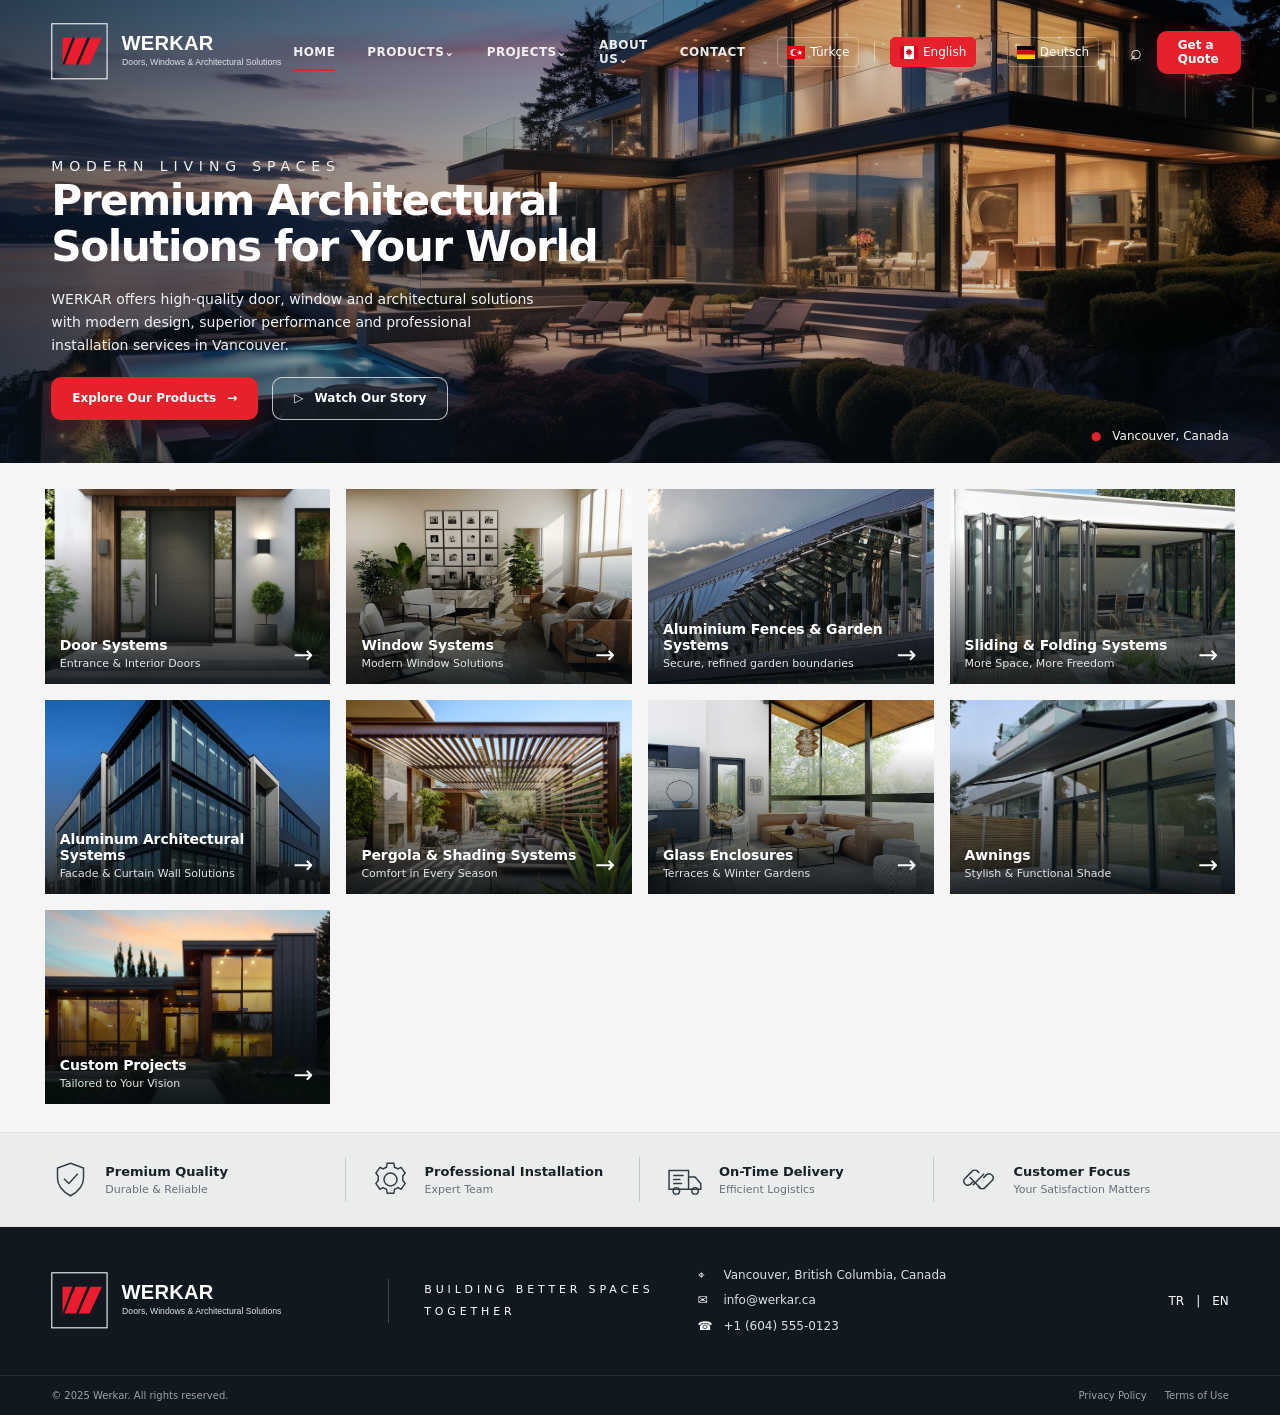
<file: index.html>
<!doctype html>
<html lang="en">
<head>
  <meta charset="utf-8">
  <meta name="viewport" content="width=device-width, initial-scale=1">
  <meta name="theme-color" content="#101820">
  <meta name="description" content="WERKAR offers high-quality doors, windows and architectural solutions with modern design and professional installation.">
  <title>WERKAR | Doors, Windows &amp; Architectural Solutions</title>
  <style>
    :root{--ink:#17212a;--muted:#66717b;--red:#e5222b;--paper:#f4f5f4;--night:#111820;--white:#fff;--max:1440px}
    *{box-sizing:border-box}html{scroll-behavior:smooth}body{margin:0;background:var(--paper);color:var(--ink);font-family:Inter,ui-sans-serif,system-ui,-apple-system,"Segoe UI",Arial,sans-serif}a{color:inherit;text-decoration:none}button{font:inherit}
    .hero{min-height:450px;height:36.2vw;max-height:560px;position:relative;color:white;background:linear-gradient(90deg,rgba(8,19,29,.61) 0%,rgba(8,19,29,.29) 45%,rgba(8,19,29,.08) 100%),linear-gradient(0deg,rgba(8,19,29,.2),transparent 35%),url('images/site/remote-05.png') center 50%/cover}
    .nav{height:104px;max-width:var(--max);margin:auto;padding:0 4%;display:flex;align-items:center;justify-content:space-between;gap:32px;position:relative;z-index:2}
    .brand{display:flex;align-items:center;gap:12px;min-width:210px}.brand-mark{height:52px;width:54px;border:1px solid #ffffff80;display:grid;place-items:center;font-size:40px;font-weight:850;line-height:1;color:var(--red);font-style:italic;letter-spacing:-8px;padding-right:7px;text-shadow:1px 0 white}.brand-name{font-size:23px;font-weight:850;letter-spacing:1px;line-height:1}.brand small{display:block;font-size:9px;letter-spacing:.3px;font-weight:400;margin-top:4px;opacity:.8}
    .nav-links{display:flex;align-items:center;gap:32px;font-size:12px;font-weight:650;letter-spacing:.035em}.nav-links a{opacity:.9;transition:opacity .2s}.nav-links a:hover{opacity:1}.nav-links .active{position:relative}.nav-links .active:after{content:"";position:absolute;height:2px;background:var(--red);bottom:-12px;left:0;right:0}.nav-tools{display:flex;align-items:center;gap:15px;font-size:12px}.lang{display:flex;align-items:center;gap:5px}.divider{height:20px;width:1px;background:#ffffff75}.search{font-size:20px}.menu-toggle{display:none;color:white;background:none;border:0;font-size:25px;cursor:pointer}
    .hero-copy{max-width:var(--max);margin:0 auto;padding:clamp(48px,4vw,68px) 4% 55px}.eyebrow{font-size:11px;letter-spacing:.42em;text-transform:uppercase;margin:0 0 12px;color:#e7e9eb}.hero h1{font-size:clamp(38px,3.3vw,50px);line-height:1.08;letter-spacing:-.035em;max-width:650px;margin:0 0 18px;font-weight:750}.hero-copy p{max-width:490px;font-size:14px;line-height:1.65;color:#eff2f4;margin:0}.actions{display:flex;gap:14px;margin-top:20px;flex-wrap:wrap}.button{display:inline-flex;align-items:center;justify-content:center;gap:11px;min-height:43px;padding:0 21px;border-radius:10px;font-weight:700;font-size:12px;transition:transform .2s,background .2s}.button:hover{transform:translateY(-2px)}.button.primary{background:var(--red);color:white;box-shadow:0 8px 22px #c4142440}.button.ghost{border:1px solid #ffffffb5;color:white;background:#ffffff0b}.location{position:absolute;right:4%;bottom:20px;font-size:12px;color:#f5f6f6}.location span{color:var(--red);margin-right:7px}
    .section{max-width:var(--max);margin:auto;padding:26px 3.5% 28px}.category-grid{display:grid;grid-template-columns:repeat(4,1fr);gap:16px}.category{height:auto;aspect-ratio:1.47;position:relative;overflow:hidden;color:white;background:#26333d}.category img{height:100%;width:100%;object-fit:cover;transition:transform .5s}.category:hover img{transform:scale(1.055)}.category:after{content:"";position:absolute;inset:25% 0 0;background:linear-gradient(transparent,rgba(4,10,14,.88))}.category-copy{position:absolute;z-index:1;bottom:14px;left:15px;right:17px}.category h2{font-size:14px;margin:0 0 4px;letter-spacing:-.01em}.category p{font-size:11px;margin:0;color:#e1e5e7}.arrow{position:absolute;right:0;bottom:1px;font-size:24px;font-weight:300}
    .values{background:#ebedec;border-top:1px solid #e1e4e3;border-bottom:1px solid #e1e4e3}.value-inner{max-width:var(--max);margin:auto;padding:24px 4%;display:grid;grid-template-columns:repeat(4,1fr)}.value{display:flex;align-items:center;gap:15px;padding:3px 25px;border-right:1px solid #c4c9cb}.value:first-child{padding-left:0}.value:last-child{border:0}.value-icon{width:39px;height:39px;flex:none;color:#303c45}.value b{display:block;font-size:13px;margin-bottom:4px}.value span{display:block;color:var(--muted);font-size:11px}
    footer{background:var(--night);color:white}.footer-main{max-width:var(--max);margin:auto;padding:36px 4%;display:grid;grid-template-columns:1.1fr 1fr 1.15fr .65fr;gap:32px;align-items:center}.footer-tag{border-left:1px solid #ffffff35;padding-left:35px;font-size:11px;letter-spacing:.35em;line-height:2}.contact{font-size:12px;color:#dce0e2;line-height:2.1}.contact span{display:inline-block;width:22px;color:#fff}.social{text-align:right;font-size:12px;line-height:2}.social-links{display:flex;justify-content:flex-end;gap:13px;margin-top:8px;font-weight:700}.social-links a{color:#dfe3e5}.footer-bottom{border-top:1px solid #ffffff16;max-width:var(--max);margin:auto;padding:14px 4%;display:flex;justify-content:space-between;color:#9ba4aa;font-size:10px}.footer-bottom a{margin-left:18px}
    @media(max-width:1000px){.nav-links{gap:18px}.nav-tools{gap:9px}.brand{min-width:auto}.brand-mark{width:46px;height:46px;font-size:35px}.brand-name{font-size:20px}.category{height:190px}.footer-main{grid-template-columns:1fr 1fr}.footer-tag{border:0;padding-left:0}}
    @media(max-width:720px){.hero{height:auto;min-height:690px;background-position:58% center}.nav{height:82px;padding:0 5%}.menu-toggle{display:block;order:3}.nav-links{display:none;position:absolute;top:74px;left:5%;right:5%;padding:20px;background:#111820f5;border:1px solid #ffffff20;border-radius:10px;align-items:flex-start;flex-direction:column;gap:18px}.nav-links.open{display:flex}.nav-links .active:after{display:none}.nav-tools{margin-left:auto}.nav-tools .search,.nav-tools .divider{display:none}.brand-mark{width:40px;height:40px;font-size:30px}.brand-name{font-size:17px}.brand small{font-size:8px}.hero-copy{padding:120px 6% 90px}.hero h1{font-size:clamp(39px,11vw,58px)}.hero-copy p{font-size:15px}.location{left:6%;right:auto}.section{padding:18px 5% 24px}.category-grid{grid-template-columns:repeat(2,1fr);gap:10px}.category{height:190px}.category-copy{left:12px;bottom:13px}.category h2{font-size:14px}.category p{font-size:11px;max-width:85%}.value-inner{grid-template-columns:repeat(2,1fr);padding:10px 5%}.value{padding:16px 8px;border-right:0;border-bottom:1px solid #c4c9cb;gap:10px}.value:nth-child(odd){border-right:1px solid #c4c9cb}.value:nth-last-child(-n+2){border-bottom:0}.value-icon{width:32px;height:32px}.value b{font-size:11px}.value span{font-size:10px}.footer-main{padding:30px 6%;grid-template-columns:1fr 1fr;gap:25px 16px}.footer-main .brand{grid-column:1/-1}.footer-tag{font-size:9px;letter-spacing:.25em}.contact{font-size:11px}.social{text-align:left}.social-links{justify-content:flex-start}.footer-bottom{padding:14px 6%;gap:12px;line-height:1.6}.footer-bottom a{margin-left:8px}}
    @media(max-width:390px){.nav-tools{gap:6px}.nav-tools .lang{font-size:10px}.actions .button{width:100%}.category{height:165px}.category h2{font-size:13px}.footer-main{grid-template-columns:1fr}.footer-main .brand{grid-column:auto}.footer-tag{padding:0}.social{text-align:left}}
  .site-logo{display:block;width:280px;height:auto;max-height:64px;object-fit:contain}@media(max-width:720px){.site-logo{width:225px;max-height:52px}}.nav-tools .lang{padding:7px 9px;border:1px solid #ffffff45;border-radius:5px;color:#fff;text-decoration:none}.nav-tools .lang.active{background:var(--red);border-color:var(--red);color:#fff}@media(max-width:720px){.nav-tools .lang{padding:5px 6px}}.language-flag{width:18px;height:13px;object-fit:cover;display:inline-block;vertical-align:middle;flex:none}
</style>
</head>
<body>
  <header class="hero" id="top">
    <nav class="nav" aria-label="Ana navigasyon">
      <a class="brand" href="#top" aria-label="Werkar ana sayfa"><img class="site-logo" src="images/brand/werkar-logo-koyu-yatay.svg" alt="WERKAR — Kapı, Pencere ve Mimari Çözümler"></a>
      <div class="nav-links" id="navLinks"><a class="active" href="#top">HOME</a><a href="products.html">PRODUCTS⌄</a><a href="projects.html">PROJECTS⌄</a><a href="about.html">ABOUT US⌄</a><a href="contact.html">CONTACT</a></div>
      <div class="nav-tools"><a class="lang" href="1-index.html" aria-label="Türkçe"><img class="language-flag" src="images/flags/turkey.svg" alt=""> Türkçe</a><span class="divider"></span><a class="lang active" href="index.html" aria-label="English"><img class="language-flag" src="images/flags/canada.svg" alt=""> English</a><span class="divider"></span><a class="lang" href="de-index.html" aria-label="Deutsch"><img class="language-flag" src="images/flags/germany.svg" alt=""> Deutsch</a><span class="divider"></span><a class="search" href="#urunler" aria-label="Search">⌕</a><a class="button primary" href="contact.html">Get a Quote</a></div>
      <button class="menu-toggle" aria-label="Menüyü aç" aria-expanded="false" aria-controls="navLinks">☰</button>
    </nav>
    <div class="hero-copy"><p class="eyebrow">Modern living spaces</p><h1>Premium Architectural<br>Solutions for Your World</h1><p>WERKAR offers high-quality door, window and architectural solutions with modern design, superior performance and professional installation services in Vancouver.</p><div class="actions"><a class="button primary" href="products.html">Explore Our Products <span>→</span></a><a class="button ghost" href="about.html"><span>▷</span> Watch Our Story</a></div></div>
    <div class="location"><span>●</span> Vancouver, Canada</div>
  </header>
  <main>
    <section class="section" id="urunler" aria-label="Ürün kategorileri"><div class="category-grid">
      <a class="category" href="product-detail.html?product=doors"><img loading="lazy" src="images/site/remote-04.jpg" alt="Modern black front entrance door with sidelights"><div class="category-copy"><h2>Door Systems</h2><p>Entrance &amp; Interior Doors</p><span class="arrow">→</span></div></a>
      <a class="category" href="product-detail.html?product=windows"><img loading="lazy" src="images/site/remote-17.jpg" alt="Bright living room with large panoramic windows"><div class="category-copy"><h2>Window Systems</h2><p>Modern Window Solutions</p><span class="arrow">→</span></div></a>
      <a class="category" href="product-detail.html?product=aluminium-fences-garden"><img loading="lazy" src="images/projects/11-aluminyum-cit-ve-bahce-sistemleri/saray-aluminyum-mimari-sistemler-1024x683.jpg" alt="Contemporary aluminium fence and garden boundary system"><div class="category-copy"><h2>Aluminium Fences &amp; Garden Systems</h2><p>Secure, refined garden boundaries</p><span class="arrow">→</span></div></a>
      <a class="category" href="product-detail.html?product=sliding-folding"><img loading="lazy" src="images/site/remote-40.jpg" alt="Modern glass folding doors opening to a patio"><div class="category-copy"><h2>Sliding &amp; Folding Systems</h2><p>More Space, More Freedom</p><span class="arrow">→</span></div></a>
      <a class="category" href="product-detail.html?product=facades"><img loading="lazy" src="images/site/remote-03.webp" alt="Contemporary aluminum and glass commercial facade"><div class="category-copy"><h2>Aluminum Architectural Systems</h2><p>Facade &amp; Curtain Wall Solutions</p><span class="arrow">→</span></div></a>
      <a class="category" href="product-detail.html?product=bioclimatic-pergolas"><img loading="lazy" src="images/site/remote-38.jpg" alt="Outdoor lounge under a modern slatted pergola"><div class="category-copy"><h2>Pergola &amp; Shading Systems</h2><p>Comfort in Every Season</p><span class="arrow">→</span></div></a>
      <a class="category" href="product-detail.html?product=winter-gardens"><img loading="lazy" src="images/site/remote-19.jpg" alt="Modern living space enclosed by floor-to-ceiling glass"><div class="category-copy"><h2>Glass Enclosures</h2><p>Terraces &amp; Winter Gardens</p><span class="arrow">→</span></div></a>
      <a class="category" href="product-detail.html?product=awnings"><img loading="lazy" src="images/site/remote-36.jpg" alt="Modern home exterior with extended retractable awning"><div class="category-copy"><h2>Awnings</h2><p>Stylish &amp; Functional Shade</p><span class="arrow">→</span></div></a>
      <a class="category" id="projeler" href="product-detail.html?product=renovation-custom"><img loading="lazy" src="images/site/remote-01.jpg" alt="Custom contemporary home exterior at dusk"><div class="category-copy"><h2>Custom Projects</h2><p>Tailored to Your Vision</p><span class="arrow">→</span></div></a>
      
    </div></section>
    <section class="values" id="hakkimizda" aria-label="Werkar değerleri"><div class="value-inner">
      <div class="value"><svg class="value-icon" viewBox="0 0 48 48" fill="none" stroke="currentColor" stroke-width="1.8"><path d="M24 4 40 10v12c0 10-7 17-16 22C15 39 8 32 8 22V10l16-6Z"/><path d="m16 23 6 6 11-12"/></svg><div><b>Premium Quality</b><span>Durable &amp; Reliable</span></div></div>
      <div class="value"><svg class="value-icon" viewBox="0 0 48 48" fill="none" stroke="currentColor" stroke-width="1.8"><circle cx="24" cy="24" r="8"/><path d="M20 4h8l1 5a16 16 0 0 1 4 2l4-2 5 7-3 4a16 16 0 0 1 0 5l3 4-5 7-4-2a16 16 0 0 1-4 2l-1 5h-8l-1-5a16 16 0 0 1-4-2l-4 2-5-7 3-4a16 16 0 0 1 0-5l-3-4 5-7 4 2a16 16 0 0 1 4-2l1-5Z"/></svg><div><b>Professional Installation</b><span>Expert Team</span></div></div>
      <div class="value"><svg class="value-icon" viewBox="0 0 48 48" fill="none" stroke="currentColor" stroke-width="1.8"><path d="M5 13h24v23H5zM29 21h8l7 8v7H29z"/><circle cx="14" cy="38" r="4"/><circle cx="37" cy="38" r="4"/><path d="M10 19h13M10 24h9M10 29h11"/></svg><div><b>On-Time Delivery</b><span>Efficient Logistics</span></div></div>
      <div class="value"><svg class="value-icon" viewBox="0 0 48 48" fill="none" stroke="currentColor" stroke-width="1.8"><path d="m18 26-4 4a5 5 0 0 1-7-7l9-9a5 5 0 0 1 7 0l2 2M30 22l4-4a5 5 0 0 1 7 7l-9 9a5 5 0 0 1-7 0l-2-2M17 31l14-14M13 21l14 14"/></svg><div><b>Customer Focus</b><span>Your Satisfaction Matters</span></div></div>
    </div></section>
  </main>
  <footer id="iletisim"><div class="footer-main"><a class="brand" href="#top"><img class="site-logo" src="images/brand/werkar-logo-koyu-yatay.svg" alt="WERKAR — Doors, Windows &amp; Architectural Solutions"></a><div class="footer-tag">BUILDING BETTER SPACES<br>TOGETHER</div><div class="contact"><div><span>⌖</span> Vancouver, British Columbia, Canada</div><div><span>✉</span> info@werkar.ca</div><div><span>☎</span> +1 (604) 555-0123</div></div><div class="social">TR　|　EN<!-- SOSYAL MEDYA: gerçek profil URL'leri gelince aşağıdaki bloğu açın -->
<!--<div class="social-links"><a href="https://www.linkedin.com/company/WERKAR_URL" target="_blank" rel="noopener" aria-label="LinkedIn">in</a><a href="https://www.instagram.com/WERKAR_URL" target="_blank" rel="noopener" aria-label="Instagram">◎</a><a href="https://www.facebook.com/WERKAR_URL" target="_blank" rel="noopener" aria-label="Facebook">f</a><a href="https://www.youtube.com/@WERKAR_URL" target="_blank" rel="noopener" aria-label="YouTube">▶</a></div>--></div></div><div class="footer-bottom"><span>© 2025 Werkar. All rights reserved.</span><span><a href="privacy.html">Privacy Policy</a><a href="terms.html">Terms of Use</a></span></div></footer>
  <script>
    const toggle=document.querySelector('.menu-toggle');const nav=document.querySelector('#navLinks');toggle.addEventListener('click',()=>{const open=nav.classList.toggle('open');toggle.setAttribute('aria-expanded',String(open));toggle.setAttribute('aria-label',open?'Menüyü kapat':'Menüyü aç')});nav.querySelectorAll('a').forEach(link=>link.addEventListener('click',()=>{nav.classList.remove('open');toggle.setAttribute('aria-expanded','false')}));
  </script>
<script>try{if(!localStorage.getItem('werkarLang'))localStorage.setItem('werkarLang','en');document.querySelectorAll('.nav-tools a.lang').forEach((a,i)=>a.addEventListener('click',()=>localStorage.setItem('werkarLang',i===0?'tr':'en')))}catch(e){}</script><script src="js/language-session.js"></script>
<script src="js/language-brand.js"></script></body>
</html>
</file>
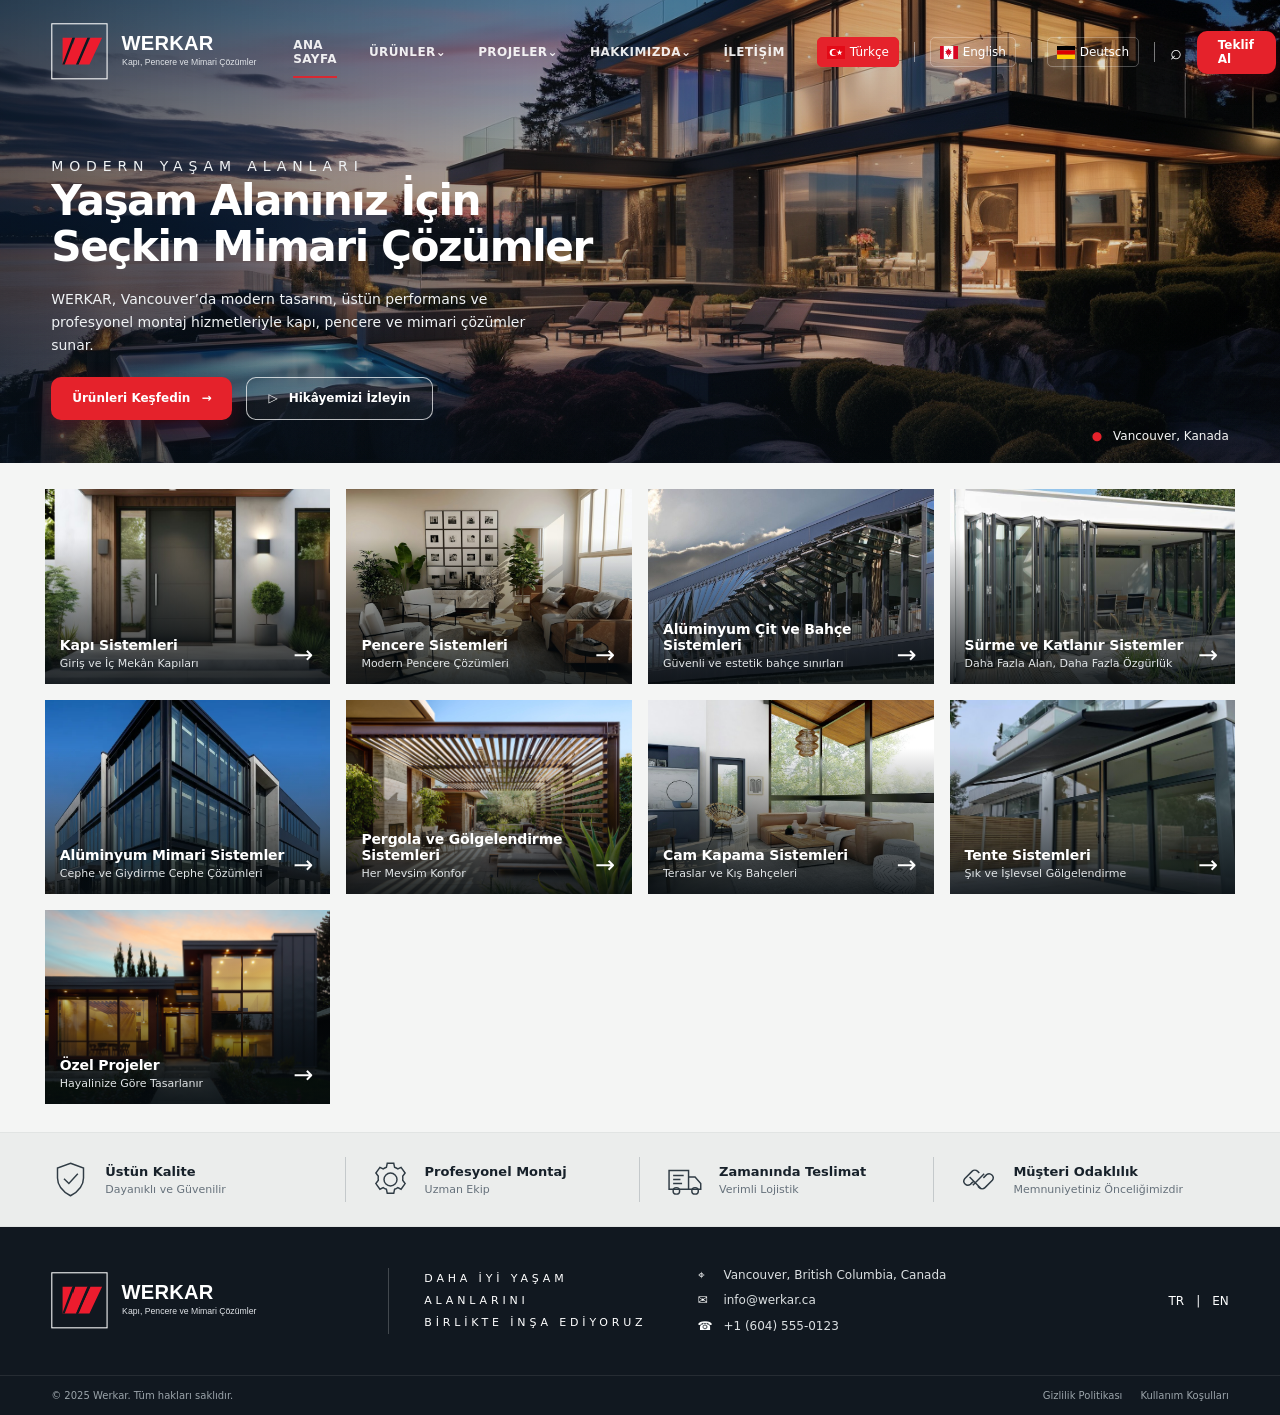
<file: 1-index.html>
<!doctype html>
<html lang="tr">
<head>
  <meta charset="utf-8">
  <meta name="viewport" content="width=device-width, initial-scale=1">
  <meta name="theme-color" content="#101820">
  <meta name="description" content="WERKAR offers high-quality doors, windows and architectural solutions with modern design and professional installation.">
  <title>WERKAR | Kapı, Pencere ve Mimari Çözümler</title>
  <style>
    :root{--ink:#17212a;--muted:#66717b;--red:#e5222b;--paper:#f4f5f4;--night:#111820;--white:#fff;--max:1440px}
    *{box-sizing:border-box}html{scroll-behavior:smooth}body{margin:0;background:var(--paper);color:var(--ink);font-family:Inter,ui-sans-serif,system-ui,-apple-system,"Segoe UI",Arial,sans-serif}a{color:inherit;text-decoration:none}button{font:inherit}
    .hero{min-height:450px;height:36.2vw;max-height:560px;position:relative;color:white;background:linear-gradient(90deg,rgba(8,19,29,.61) 0%,rgba(8,19,29,.29) 45%,rgba(8,19,29,.08) 100%),linear-gradient(0deg,rgba(8,19,29,.2),transparent 35%),url('images/site/remote-05.png') center 50%/cover}
    .nav{height:104px;max-width:var(--max);margin:auto;padding:0 4%;display:flex;align-items:center;justify-content:space-between;gap:32px;position:relative;z-index:2}
    .brand{display:flex;align-items:center;gap:12px;min-width:210px}.brand-mark{height:52px;width:54px;border:1px solid #ffffff80;display:grid;place-items:center;font-size:40px;font-weight:850;line-height:1;color:var(--red);font-style:italic;letter-spacing:-8px;padding-right:7px;text-shadow:1px 0 white}.brand-name{font-size:23px;font-weight:850;letter-spacing:1px;line-height:1}.brand small{display:block;font-size:9px;letter-spacing:.3px;font-weight:400;margin-top:4px;opacity:.8}
    .nav-links{display:flex;align-items:center;gap:32px;font-size:12px;font-weight:650;letter-spacing:.035em}.nav-links a{opacity:.9;transition:opacity .2s}.nav-links a:hover{opacity:1}.nav-links .active{position:relative}.nav-links .active:after{content:"";position:absolute;height:2px;background:var(--red);bottom:-12px;left:0;right:0}.nav-tools{display:flex;align-items:center;gap:15px;font-size:12px}.lang{display:flex;align-items:center;gap:5px}.divider{height:20px;width:1px;background:#ffffff75}.search{font-size:20px}.menu-toggle{display:none;color:white;background:none;border:0;font-size:25px;cursor:pointer}
    .hero-copy{max-width:var(--max);margin:0 auto;padding:clamp(48px,4vw,68px) 4% 55px}.eyebrow{font-size:11px;letter-spacing:.42em;text-transform:uppercase;margin:0 0 12px;color:#e7e9eb}.hero h1{font-size:clamp(38px,3.3vw,50px);line-height:1.08;letter-spacing:-.035em;max-width:650px;margin:0 0 18px;font-weight:750}.hero-copy p{max-width:490px;font-size:14px;line-height:1.65;color:#eff2f4;margin:0}.actions{display:flex;gap:14px;margin-top:20px;flex-wrap:wrap}.button{display:inline-flex;align-items:center;justify-content:center;gap:11px;min-height:43px;padding:0 21px;border-radius:10px;font-weight:700;font-size:12px;transition:transform .2s,background .2s}.button:hover{transform:translateY(-2px)}.button.primary{background:var(--red);color:white;box-shadow:0 8px 22px #c4142440}.button.ghost{border:1px solid #ffffffb5;color:white;background:#ffffff0b}.location{position:absolute;right:4%;bottom:20px;font-size:12px;color:#f5f6f6}.location span{color:var(--red);margin-right:7px}
    .section{max-width:var(--max);margin:auto;padding:26px 3.5% 28px}.category-grid{display:grid;grid-template-columns:repeat(4,1fr);gap:16px}.category{height:auto;aspect-ratio:1.47;position:relative;overflow:hidden;color:white;background:#26333d}.category img{height:100%;width:100%;object-fit:cover;transition:transform .5s}.category:hover img{transform:scale(1.055)}.category:after{content:"";position:absolute;inset:25% 0 0;background:linear-gradient(transparent,rgba(4,10,14,.88))}.category-copy{position:absolute;z-index:1;bottom:14px;left:15px;right:17px}.category h2{font-size:14px;margin:0 0 4px;letter-spacing:-.01em}.category p{font-size:11px;margin:0;color:#e1e5e7}.arrow{position:absolute;right:0;bottom:1px;font-size:24px;font-weight:300}
    .values{background:#ebedec;border-top:1px solid #e1e4e3;border-bottom:1px solid #e1e4e3}.value-inner{max-width:var(--max);margin:auto;padding:24px 4%;display:grid;grid-template-columns:repeat(4,1fr)}.value{display:flex;align-items:center;gap:15px;padding:3px 25px;border-right:1px solid #c4c9cb}.value:first-child{padding-left:0}.value:last-child{border:0}.value-icon{width:39px;height:39px;flex:none;color:#303c45}.value b{display:block;font-size:13px;margin-bottom:4px}.value span{display:block;color:var(--muted);font-size:11px}
    footer{background:var(--night);color:white}.footer-main{max-width:var(--max);margin:auto;padding:36px 4%;display:grid;grid-template-columns:1.1fr 1fr 1.15fr .65fr;gap:32px;align-items:center}.footer-tag{border-left:1px solid #ffffff35;padding-left:35px;font-size:11px;letter-spacing:.35em;line-height:2}.contact{font-size:12px;color:#dce0e2;line-height:2.1}.contact span{display:inline-block;width:22px;color:#fff}.social{text-align:right;font-size:12px;line-height:2}.social-links{display:flex;justify-content:flex-end;gap:13px;margin-top:8px;font-weight:700}.social-links a{color:#dfe3e5}.footer-bottom{border-top:1px solid #ffffff16;max-width:var(--max);margin:auto;padding:14px 4%;display:flex;justify-content:space-between;color:#9ba4aa;font-size:10px}.footer-bottom a{margin-left:18px}
    @media(max-width:1000px){.nav-links{gap:18px}.nav-tools{gap:9px}.brand{min-width:auto}.brand-mark{width:46px;height:46px;font-size:35px}.brand-name{font-size:20px}.category{height:190px}.footer-main{grid-template-columns:1fr 1fr}.footer-tag{border:0;padding-left:0}}
    @media(max-width:720px){.hero{height:auto;min-height:690px;background-position:58% center}.nav{height:82px;padding:0 5%}.menu-toggle{display:block;order:3}.nav-links{display:none;position:absolute;top:74px;left:5%;right:5%;padding:20px;background:#111820f5;border:1px solid #ffffff20;border-radius:10px;align-items:flex-start;flex-direction:column;gap:18px}.nav-links.open{display:flex}.nav-links .active:after{display:none}.nav-tools{margin-left:auto}.nav-tools .search,.nav-tools .divider{display:none}.brand-mark{width:40px;height:40px;font-size:30px}.brand-name{font-size:17px}.brand small{font-size:8px}.hero-copy{padding:120px 6% 90px}.hero h1{font-size:clamp(39px,11vw,58px)}.hero-copy p{font-size:15px}.location{left:6%;right:auto}.section{padding:18px 5% 24px}.category-grid{grid-template-columns:repeat(2,1fr);gap:10px}.category{height:190px}.category-copy{left:12px;bottom:13px}.category h2{font-size:14px}.category p{font-size:11px;max-width:85%}.value-inner{grid-template-columns:repeat(2,1fr);padding:10px 5%}.value{padding:16px 8px;border-right:0;border-bottom:1px solid #c4c9cb;gap:10px}.value:nth-child(odd){border-right:1px solid #c4c9cb}.value:nth-last-child(-n+2){border-bottom:0}.value-icon{width:32px;height:32px}.value b{font-size:11px}.value span{font-size:10px}.footer-main{padding:30px 6%;grid-template-columns:1fr 1fr;gap:25px 16px}.footer-main .brand{grid-column:1/-1}.footer-tag{font-size:9px;letter-spacing:.25em}.contact{font-size:11px}.social{text-align:left}.social-links{justify-content:flex-start}.footer-bottom{padding:14px 6%;gap:12px;line-height:1.6}.footer-bottom a{margin-left:8px}}
    @media(max-width:390px){.nav-tools{gap:6px}.nav-tools .lang{font-size:10px}.actions .button{width:100%}.category{height:165px}.category h2{font-size:13px}.footer-main{grid-template-columns:1fr}.footer-main .brand{grid-column:auto}.footer-tag{padding:0}.social{text-align:left}}
  .site-logo{display:block;width:280px;height:auto;max-height:64px;object-fit:contain}@media(max-width:720px){.site-logo{width:225px;max-height:52px}}.nav-tools .lang{padding:7px 9px;border:1px solid #ffffff45;border-radius:5px;color:#fff;text-decoration:none}.nav-tools .lang.active{background:var(--red);border-color:var(--red);color:#fff}@media(max-width:720px){.nav-tools .lang{padding:5px 6px}}.language-flag{width:18px;height:13px;object-fit:cover;display:inline-block;vertical-align:middle;flex:none}
</style>
</head>
<body>
  <header class="hero" id="top">
    <nav class="nav" aria-label="Ana navigasyon">
      <a class="brand" href="#top" aria-label="Werkar ana sayfa"><img class="site-logo" src="images/brand/werkar-logo-koyu-yatay.svg" alt="WERKAR — Kapı, Pencere ve Mimari Çözümler"></a>
      <div class="nav-links" id="navLinks"><a class="active" href="#top">ANA SAYFA</a><a href="products.html">ÜRÜNLER⌄</a><a href="projects.html">PROJELER⌄</a><a href="about.html">HAKKIMIZDA⌄</a><a href="contact.html">İLETİŞİM</a></div>
      <div class="nav-tools"><a class="lang" href="1-index.html" aria-label="Türkçe"><img class="language-flag" src="images/flags/turkey.svg" alt=""> Türkçe</a><span class="divider"></span><a class="lang active" href="index.html" aria-label="English"><img class="language-flag" src="images/flags/canada.svg" alt=""> English</a><span class="divider"></span><a class="lang" href="de-index.html" aria-label="Deutsch"><img class="language-flag" src="images/flags/germany.svg" alt=""> Deutsch</a><span class="divider"></span><a class="search" href="#urunler" aria-label="Ara">⌕</a><a class="button primary" href="contact.html">Teklif Al</a></div>
      <button class="menu-toggle" aria-label="Menüyü aç" aria-expanded="false" aria-controls="navLinks">☰</button>
    </nav>
    <div class="hero-copy"><p class="eyebrow">MODERN YAŞAM ALANLARI</p><h1>Yaşam Alanınız İçin<br>Seçkin Mimari Çözümler</h1><p>WERKAR, Vancouver’da modern tasarım, üstün performans ve profesyonel montaj hizmetleriyle kapı, pencere ve mimari çözümler sunar.</p><div class="actions"><a class="button primary" href="products.html">Ürünleri Keşfedin <span>→</span></a><a class="button ghost" href="about.html"><span>▷</span> Hikâyemizi İzleyin</a></div></div>
    <div class="location"><span>●</span> Vancouver, Kanada</div>
  </header>
  <main>
    <section class="section" id="urunler" aria-label="Ürün kategorileri"><div class="category-grid">
      <a class="category" href="product-detail.html?product=doors"><img loading="lazy" src="images/site/remote-04.jpg" alt="Modern black front entrance door with sidelights"><div class="category-copy"><h2>Kapı Sistemleri</h2><p>Giriş ve İç Mekân Kapıları</p><span class="arrow">→</span></div></a>
      <a class="category" href="product-detail.html?product=windows"><img loading="lazy" src="images/site/remote-17.jpg" alt="Bright living room with large panoramic windows"><div class="category-copy"><h2>Pencere Sistemleri</h2><p>Modern Pencere Çözümleri</p><span class="arrow">→</span></div></a>
      <a class="category" href="product-detail.html?product=aluminium-fences-garden"><img loading="lazy" src="images/projects/11-aluminyum-cit-ve-bahce-sistemleri/saray-aluminyum-mimari-sistemler-1024x683.jpg" alt="Contemporary aluminium fence and garden boundary system"><div class="category-copy"><h2>Alüminyum Çit ve Bahçe Sistemleri</h2><p>Güvenli ve estetik bahçe sınırları</p><span class="arrow">→</span></div></a>
      <a class="category" href="product-detail.html?product=sliding-folding"><img loading="lazy" src="images/site/remote-40.jpg" alt="Modern glass folding doors opening to a patio"><div class="category-copy"><h2>Sürme ve Katlanır Sistemler</h2><p>Daha Fazla Alan, Daha Fazla Özgürlük</p><span class="arrow">→</span></div></a>
      <a class="category" href="product-detail.html?product=facades"><img loading="lazy" src="images/site/remote-03.webp" alt="Contemporary aluminum and glass commercial facade"><div class="category-copy"><h2>Alüminyum Mimari Sistemler</h2><p>Cephe ve Giydirme Cephe Çözümleri</p><span class="arrow">→</span></div></a>
      <a class="category" href="product-detail.html?product=bioclimatic-pergolas"><img loading="lazy" src="images/site/remote-38.jpg" alt="Outdoor lounge under a modern slatted pergola"><div class="category-copy"><h2>Pergola ve Gölgelendirme Sistemleri</h2><p>Her Mevsim Konfor</p><span class="arrow">→</span></div></a>
      <a class="category" href="product-detail.html?product=winter-gardens"><img loading="lazy" src="images/site/remote-19.jpg" alt="Modern living space enclosed by floor-to-ceiling glass"><div class="category-copy"><h2>Cam Kapama Sistemleri</h2><p>Teraslar ve Kış Bahçeleri</p><span class="arrow">→</span></div></a>
      <a class="category" href="product-detail.html?product=awnings"><img loading="lazy" src="images/site/remote-36.jpg" alt="Modern home exterior with extended retractable awning"><div class="category-copy"><h2>Tente Sistemleri</h2><p>Şık ve İşlevsel Gölgelendirme</p><span class="arrow">→</span></div></a>
      <a class="category" id="projeler" href="product-detail.html?product=renovation-custom"><img loading="lazy" src="images/site/remote-01.jpg" alt="Custom contemporary home exterior at dusk"><div class="category-copy"><h2>Özel Projeler</h2><p>Hayalinize Göre Tasarlanır</p><span class="arrow">→</span></div></a>
      
    </div></section>
    <section class="values" id="hakkimizda" aria-label="Werkar değerleri"><div class="value-inner">
      <div class="value"><svg class="value-icon" viewBox="0 0 48 48" fill="none" stroke="currentColor" stroke-width="1.8"><path d="M24 4 40 10v12c0 10-7 17-16 22C15 39 8 32 8 22V10l16-6Z"/><path d="m16 23 6 6 11-12"/></svg><div><b>Üstün Kalite</b><span>Dayanıklı ve Güvenilir</span></div></div>
      <div class="value"><svg class="value-icon" viewBox="0 0 48 48" fill="none" stroke="currentColor" stroke-width="1.8"><circle cx="24" cy="24" r="8"/><path d="M20 4h8l1 5a16 16 0 0 1 4 2l4-2 5 7-3 4a16 16 0 0 1 0 5l3 4-5 7-4-2a16 16 0 0 1-4 2l-1 5h-8l-1-5a16 16 0 0 1-4-2l-4 2-5-7 3-4a16 16 0 0 1 0-5l-3-4 5-7 4 2a16 16 0 0 1 4-2l1-5Z"/></svg><div><b>Profesyonel Montaj</b><span>Uzman Ekip</span></div></div>
      <div class="value"><svg class="value-icon" viewBox="0 0 48 48" fill="none" stroke="currentColor" stroke-width="1.8"><path d="M5 13h24v23H5zM29 21h8l7 8v7H29z"/><circle cx="14" cy="38" r="4"/><circle cx="37" cy="38" r="4"/><path d="M10 19h13M10 24h9M10 29h11"/></svg><div><b>Zamanında Teslimat</b><span>Verimli Lojistik</span></div></div>
      <div class="value"><svg class="value-icon" viewBox="0 0 48 48" fill="none" stroke="currentColor" stroke-width="1.8"><path d="m18 26-4 4a5 5 0 0 1-7-7l9-9a5 5 0 0 1 7 0l2 2M30 22l4-4a5 5 0 0 1 7 7l-9 9a5 5 0 0 1-7 0l-2-2M17 31l14-14M13 21l14 14"/></svg><div><b>Müşteri Odaklılık</b><span>Memnuniyetiniz Önceliğimizdir</span></div></div>
    </div></section>
  </main>
  <footer id="iletisim"><div class="footer-main"><a class="brand" href="#top"><img class="site-logo" src="images/brand/werkar-logo-koyu-yatay.svg" alt="WERKAR — Doors, Windows &amp; Architectural Solutions"></a><div class="footer-tag">DAHA İYİ YAŞAM ALANLARINI<br>BİRLİKTE İNŞA EDİYORUZ</div><div class="contact"><div><span>⌖</span> Vancouver, British Columbia, Canada</div><div><span>✉</span> info@werkar.ca</div><div><span>☎</span> +1 (604) 555-0123</div></div><div class="social">TR　|　EN<!-- SOSYAL MEDYA: gerçek profil URL'leri gelince aşağıdaki bloğu açın -->
<!--<div class="social-links"><a href="https://www.linkedin.com/company/WERKAR_URL" target="_blank" rel="noopener" aria-label="LinkedIn">in</a><a href="https://www.instagram.com/WERKAR_URL" target="_blank" rel="noopener" aria-label="Instagram">◎</a><a href="https://www.facebook.com/WERKAR_URL" target="_blank" rel="noopener" aria-label="Facebook">f</a><a href="https://www.youtube.com/@WERKAR_URL" target="_blank" rel="noopener" aria-label="YouTube">▶</a></div>--></div></div><div class="footer-bottom"><span>© 2025 Werkar. Tüm hakları saklıdır.</span><span><a href="privacy.html">Gizlilik Politikası</a><a href="terms.html">Kullanım Koşulları</a></span></div></footer>
  <script>
    const toggle=document.querySelector('.menu-toggle');const nav=document.querySelector('#navLinks');toggle.addEventListener('click',()=>{const open=nav.classList.toggle('open');toggle.setAttribute('aria-expanded',String(open));toggle.setAttribute('aria-label',open?'Menüyü kapat':'Menüyü aç')});nav.querySelectorAll('a').forEach(link=>link.addEventListener('click',()=>{nav.classList.remove('open');toggle.setAttribute('aria-expanded','false')}));
  </script>
<script>try{if(!localStorage.getItem('werkarLang'))localStorage.setItem('werkarLang','en');document.querySelectorAll('.nav-tools a.lang').forEach((a,i)=>a.addEventListener('click',()=>localStorage.setItem('werkarLang',i===0?'tr':'en')))}catch(e){}</script><script src="js/language-session.js"></script>
<script src="js/language-brand.js"></script></body>
</html>
</file>
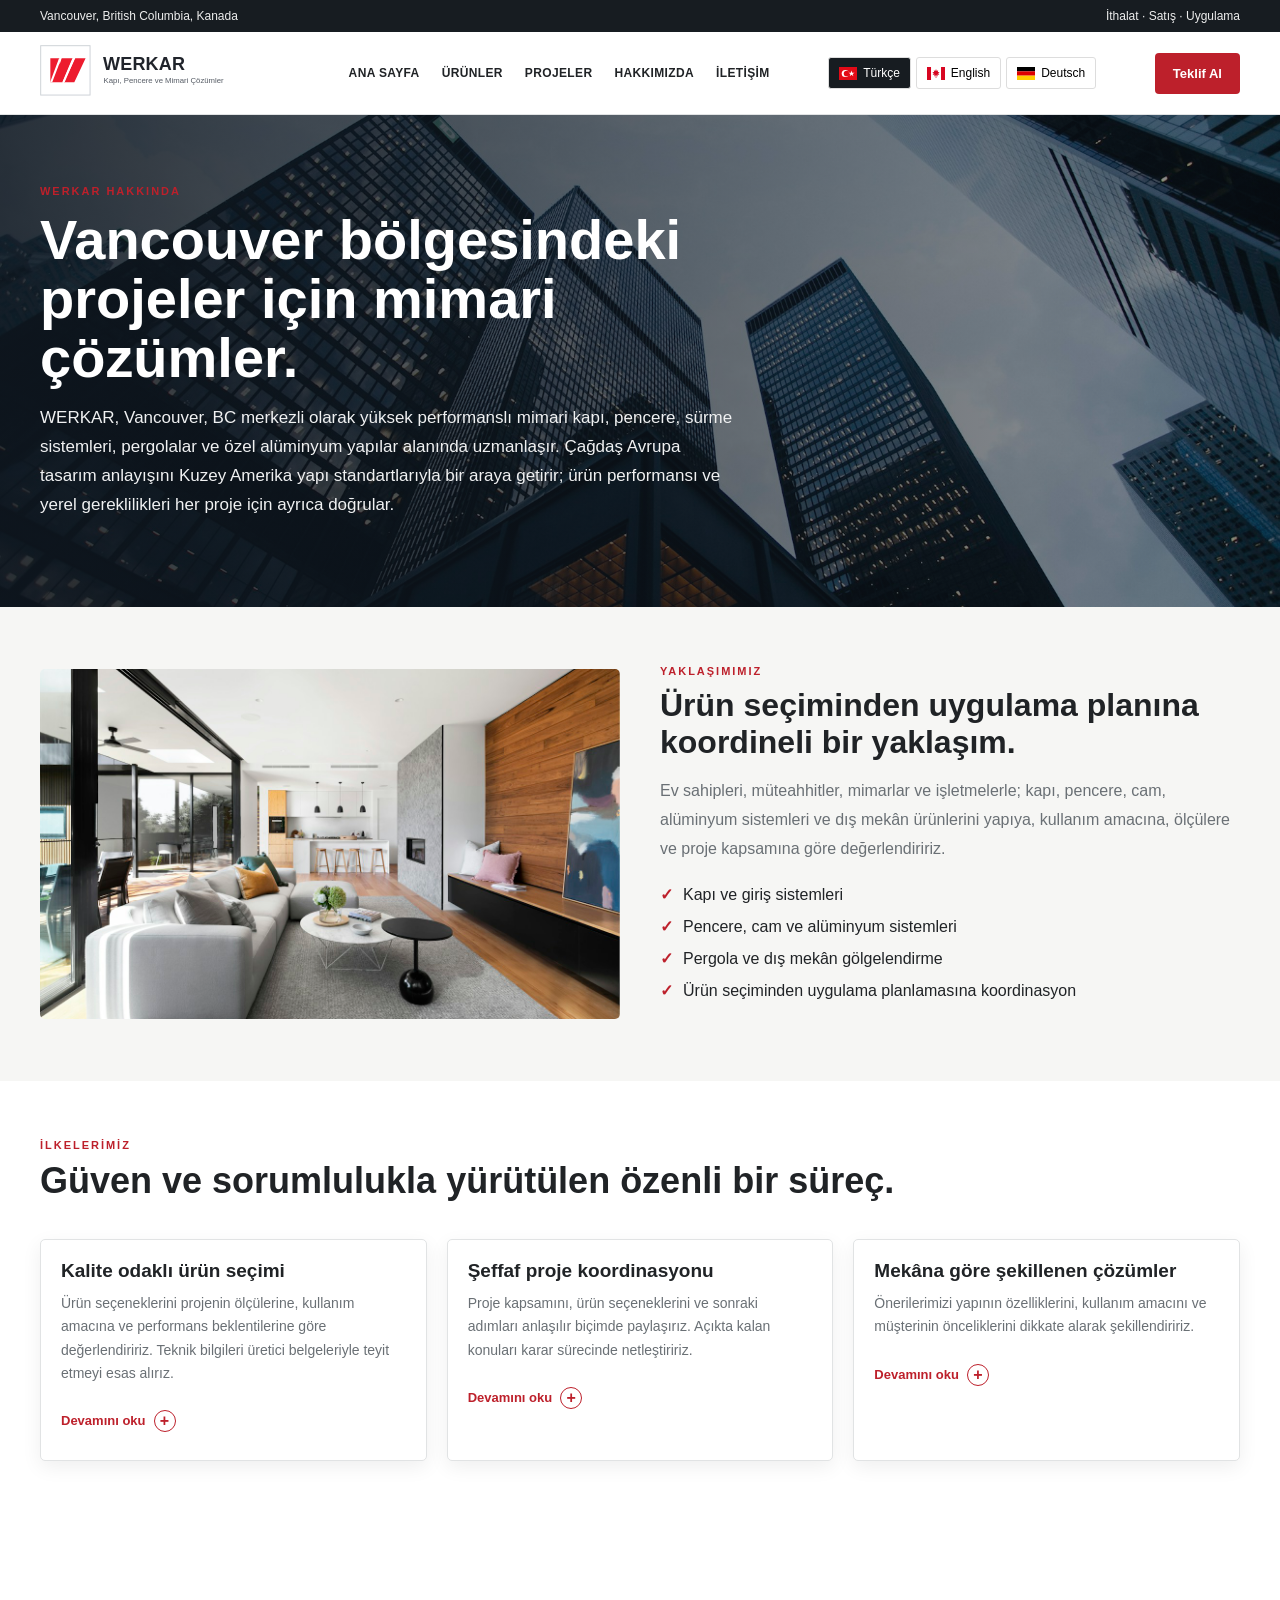
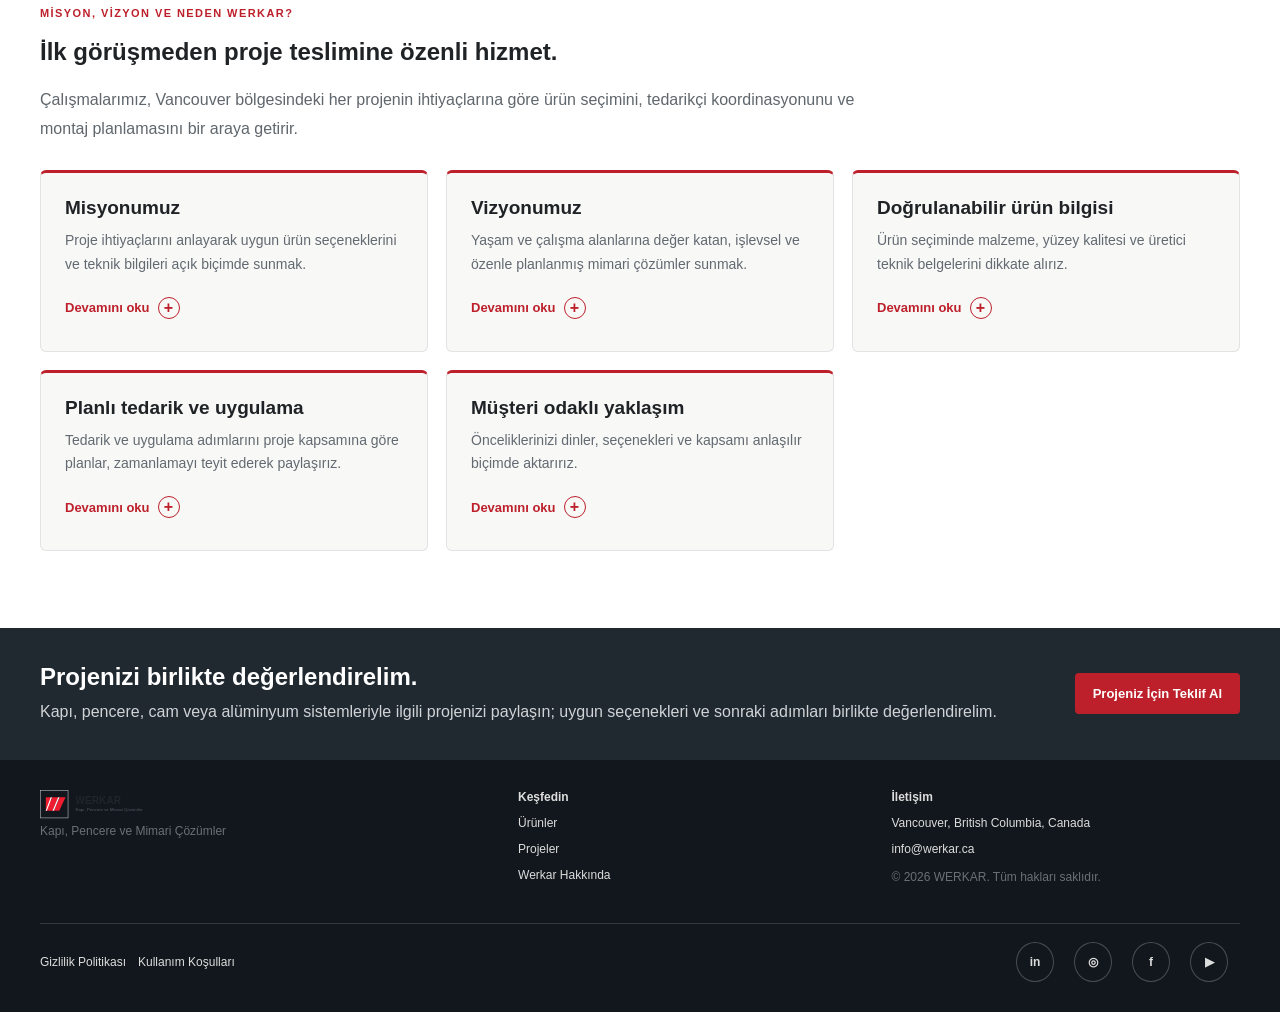
<file: about.html>
<!doctype html><html lang="en"><head><meta charset="utf-8"><meta name="viewport" content="width=device-width,initial-scale=1"><meta name="description" content="Discover how Werkar coordinates sourcing, sales and installation planning for doors, windows, glazing and aluminium systems in Vancouver." data-en="Discover how Werkar coordinates sourcing, sales and installation planning for doors, windows, glazing and aluminium systems in Vancouver." data-tr="Werkar; Vancouver bölgesindeki projeler için kapı, pencere, mimari cam, alüminyum ve dış mekân gölgelendirme çözümlerinde tedarik ve koordinasyon sunar."><title data-en="About Werkar | Architectural Solutions in Vancouver" data-tr="Werkar Hakkında | Vancouver Mimari Çözümleri">About Werkar | Architectural Solutions in Vancouver</title><style>
:root{--ink:#202326;--dark:#171c21;--red:#bd202b;--silver:#a7aaad;--paper:#f6f6f4;--muted:#6a7075;--line:#e1e3e4}*{box-sizing:border-box}html{scroll-behavior:smooth}body{margin:0;color:var(--ink);background:var(--paper);font-family:Inter,Arial,sans-serif}a{color:inherit;text-decoration:none}.wrap{width:min(1200px,calc(100% - 40px));margin:auto}.topline{background:var(--dark);color:#eee;font-size:12px;padding:9px 0}.topline .wrap{display:flex;justify-content:space-between;gap:12px;flex-wrap:wrap}.navbar{background:#fff;border-bottom:1px solid var(--line);position:sticky;top:0;z-index:10}.navinner{display:flex;align-items:center;justify-content:space-between;gap:20px;min-height:82px}.brand img{width:250px;height:70px;object-fit:contain}.navlinks{display:flex;align-items:center;gap:22px;font-size:12px;font-weight:700;text-transform:uppercase;letter-spacing:.03em}.navlinks a:hover,.navlinks a.active{color:var(--red)}.lang{display:flex;gap:5px}.lang button{border:1px solid #ddd;background:#fff;padding:8px 10px;cursor:pointer;border-radius:3px;font-size:12px}.lang button.active{background:var(--dark);color:#fff}.btn{display:inline-flex;align-items:center;justify-content:center;background:var(--red);color:#fff;border:0;border-radius:4px;padding:13px 18px;font-weight:700;font-size:13px;cursor:pointer}.eyebrow{color:var(--red);font-size:11px;font-weight:800;letter-spacing:.18em;text-transform:uppercase}.pagehero{padding:70px 0;background:linear-gradient(90deg,rgba(15,23,32,.88),rgba(15,23,32,.44)),var(--hero) center/cover;color:#fff}.pagehero h1{font-size:clamp(32px,5vw,56px);line-height:1.05;max-width:780px;margin:14px 0}.pagehero p{font-size:17px;line-height:1.7;max-width:700px;color:#f0f1f2}.section{padding:58px 0}.sectionhead{display:flex;justify-content:space-between;align-items:end;gap:25px;margin-bottom:28px}.sectionhead h2{font-size:clamp(25px,3vw,36px);margin:9px 0}.sectionhead p{max-width:600px;color:var(--muted);line-height:1.7}.grid{display:grid;grid-template-columns:repeat(3,1fr);gap:20px}.card{background:#fff;border:1px solid var(--line);border-radius:5px;overflow:hidden;box-shadow:0 6px 20px #1111}.cardimg{height:220px;background-size:cover;background-position:center}.cardbody{padding:20px}.cardbody h3{margin:0 0 10px;font-size:19px}.cardbody p{margin:0 0 17px;color:var(--muted);line-height:1.65;font-size:14px}.more{color:var(--red);font-weight:800;font-size:12px;text-transform:uppercase;letter-spacing:.05em}.band{background:#202830;color:#fff;padding:35px 0}.bandinner{display:flex;justify-content:space-between;align-items:center;gap:24px}.band h2{margin:0 0 8px}.band p{color:#d0d4d7;margin:0;line-height:1.6}.two{display:grid;grid-template-columns:1fr 1fr;gap:40px;align-items:center}.visual{min-height:350px;border-radius:5px;background-size:cover;background-position:center}.copy h2{font-size:32px;margin:10px 0 16px}.copy p{color:var(--muted);line-height:1.8}.checks{padding:0;list-style:none;line-height:2}.checks li:before{content:'✓';color:var(--red);font-weight:900;margin-right:10px}.formgrid{display:grid;grid-template-columns:1fr 1fr;gap:15px}.field{display:flex;flex-direction:column;gap:7px}.field.full{grid-column:1/-1}.field label{font-size:12px;font-weight:800}.field input,.field select,.field textarea{width:100%;padding:13px;border:1px solid #d9dcde;border-radius:4px;background:#fff}.field textarea{min-height:130px;resize:vertical}.contactgrid{display:grid;grid-template-columns:.8fr 1.2fr;gap:28px}.contactbox{background:#202830;color:#fff;padding:28px;border-radius:5px}.contactbox p{color:#d2d5d8;line-height:1.7}.foot{background:#11171c;color:#ddd;padding:30px 0;font-size:12px}.footgrid{display:grid;grid-template-columns:1.3fr 1fr 1fr;gap:25px}.foot img{width:140px;max-height:60px;object-fit:contain}.foot a:hover{color:#fff}.small{font-size:12px;color:var(--muted);line-height:1.6}.mobiletoggle{display:none}@media(max-width:850px){.navlinks{gap:10px;font-size:10px}.grid{grid-template-columns:repeat(2,1fr)}.two,.contactgrid{grid-template-columns:1fr}.sectionhead,.bandinner{align-items:flex-start;flex-direction:column}.footgrid{grid-template-columns:1fr 1fr}}@media(max-width:600px){.navinner{min-height:70px;flex-wrap:wrap;padding:10px 0}.brand img{width:185px;height:54px}.mobiletoggle{display:block;background:#fff;border:1px solid #ddd;padding:8px}.navlinks{display:none;order:5;width:100%;flex-direction:column;align-items:flex-start;padding:12px 0}.navlinks.open{display:flex}.grid,.formgrid,.footgrid{grid-template-columns:1fr}.pagehero{padding:52px 0}.cardimg{height:200px}}
.language-flag{width:18px;height:13px;object-fit:cover;display:inline-block;vertical-align:middle;flex:none}
.lang button{display:inline-flex;align-items:center;gap:6px}
</style><link rel="stylesheet" href="css/site-content.css"></head><body><div class="topline"><div class="wrap"><span data-en="Vancouver, British Columbia, Canada" data-tr="Vancouver, British Columbia, Kanada">Vancouver, British Columbia, Canada</span><span data-en="Import · Sales · Installation" data-tr="İthalat · Satış · Uygulama">Import · Sales · Installation</span></div></div><header class="navbar"><div class="wrap navinner"><a class="brand" href="index.html"><img alt="WERKAR — Doors, Windows & Architectural Solutions" src="images/brand/werkar-logo-acik-yatay.svg" /></a><button class="mobiletoggle" id="toggle">☰</button><nav class="navlinks" id="nav"><a href="index.html" data-en="Home" data-tr="Ana Sayfa">Home</a><a href="products.html" data-en="Products" data-tr="Ürünler">Products</a><a href="projects.html" data-en="Projects" data-tr="Projeler">Projects</a><a href="about.html" data-en="About Us" data-tr="Hakkımızda">About Us</a><a href="contact.html" data-en="Contact" data-tr="İletişim">Contact</a></nav><div class="lang"><button id="tr" type="button"><img class="language-flag" src="images/flags/turkey.svg" alt=""> Türkçe</button><button id="en" type="button" class="active"><img class="language-flag" src="images/flags/canada.svg" alt=""> English</button><button id="de" type="button"><img class="language-flag" src="images/flags/germany.svg" alt=""> Deutsch</button></div><a class="btn" href="contact.html" data-en="Get a Quote" data-tr="Teklif Al">Get a Quote</a></div></header><main><section class="pagehero" style="--hero:url('images/site/remote-06.jpg')"><div class="wrap"><div class="eyebrow" data-en="ABOUT WERKAR" data-tr="WERKAR HAKKINDA">ABOUT WERKAR</div><h1 data-en="Architectural solutions for projects in Vancouver." data-tr="Vancouver bölgesindeki projeler için mimari çözümler.">Architectural solutions for projects in Vancouver.</h1><p data-en="Based in Vancouver, BC, WERKAR specializes in high-performance architectural doors, windows, sliding systems, pergolas, and custom aluminum structures. We combine contemporary European design philosophy with North American building standards, with product performance and local requirements confirmed for each project." data-tr="WERKAR, Vancouver, BC merkezli olarak yüksek performanslı mimari kapı, pencere, sürme sistemleri, pergolalar ve özel alüminyum yapılar alanında uzmanlaşır. Çağdaş Avrupa tasarım anlayışını Kuzey Amerika yapı standartlarıyla bir araya getirir; ürün performansı ve yerel gereklilikleri her proje için ayrıca doğrular.">Werkar brings together internationally sourced doors, windows and architectural systems with local sales, project coordination and installation planning for residential and commercial projects in Vancouver.</p></div></section><section class="section"><div class="wrap two"><div class="visual" style="background-image:url('images/site/remote-30.jpg')"></div><div class="copy"><div class="eyebrow" data-en="OUR APPROACH" data-tr="YAKLAŞIMIMIZ">OUR APPROACH</div><h2 data-en="A coordinated approach from product selection to installation planning." data-tr="Ürün seçiminden uygulama planına koordineli bir yaklaşım.">A coordinated approach from product selection to installation planning.</h2><p data-en="We work with homeowners, builders, architects and businesses to assess doors, windows, glazing, aluminium systems and outdoor-living products against the building, intended use, dimensions and project scope." data-tr="Ev sahipleri, müteahhitler, mimarlar ve işletmelerle; kapı, pencere, cam, alüminyum sistemleri ve dış mekân ürünlerini yapıya, kullanım amacına, ölçülere ve proje kapsamına göre değerlendiririz.">We work with homeowners, builders, architects and businesses to assess doors, windows, glazing, aluminium systems and outdoor-living products against the building, intended use, dimensions and project scope.</p><ul class="checks"><li data-en="Doors and entrance systems" data-tr="Kapı ve giriş sistemleri">Doors and entrance systems</li><li data-en="Windows, glazing and aluminium systems" data-tr="Pencere, cam ve alüminyum sistemleri">Windows, glazing and aluminium systems</li><li data-en="Pergolas and external shading" data-tr="Pergola ve dış mekân gölgelendirme">Pergolas and external shading</li><li data-en="Product selection through installation planning" data-tr="Ürün seçiminden uygulama planlamasına koordinasyon">Product selection through installation planning</li></ul></div></div></section><section class="section" style="background:#fff"><div class="wrap"><div class="sectionhead"><div><div class="eyebrow" data-en="OUR PRINCIPLES" data-tr="İLKELERİMİZ">OUR PRINCIPLES</div><h2 data-en="A considered approach, built on trust and accountability." data-tr="Güven ve sorumlulukla yürütülen özenli bir süreç.">A considered approach, built on trust and accountability.</h2></div></div><div class="grid"><article class="card"><div class="cardbody"><h3 data-en="Quality-minded product selection" data-tr="Kalite odaklı ürün seçimi" data-de="Qualitätsorientierte Produktauswahl">Kalite odaklı ürün seçimi</h3><p data-en="We assess product options against project dimensions, intended use and performance expectations, and verify technical information against manufacturer documentation." data-tr="Ürün seçeneklerini projenin ölçülerine, kullanım amacına ve performans beklentilerine göre değerlendiririz. Teknik bilgileri üretici belgeleriyle teyit etmeyi esas alırız." data-de="Wir bewerten Produktauswahl anhand von Projektmaßen, Verwendungszweck und Leistungserwartungen und gleichen technische Angaben mit Herstellerunterlagen ab.">Ürün seçeneklerini projenin ölçülerine, kullanım amacına ve performans beklentilerine göre değerlendiririz. Teknik bilgileri üretici belgeleriyle teyit etmeyi esas alırız.</p><details class="content-more"><summary data-en="Read more" data-tr="Devamını oku" data-de="Mehr lesen">Devamını oku</summary><p data-en="For doors, windows, sliding systems, pergolas and custom aluminum solutions, we consider profiles, glazing, hardware and finish options together. Product properties can vary by size and configuration, so we confirm applicable technical information before finalizing a proposal." data-tr="Kapı, pencere, sürme sistem, pergola ve özel alüminyum çözümlerinde profil, cam, aksesuar ve yüzey seçeneklerini birlikte ele alırız. Özelliklerin seçilen ölçü ve konfigürasyona göre değişebileceğini dikkate alır; teklif öncesinde ilgili teknik bilgilerin doğrulanmasını sağlarız." data-de="Bei Türen, Fenstern, Schiebesystemen, Pergolen und individuellen Aluminiumlösungen betrachten wir Profile, Verglasung, Beschläge und Oberflächen gemeinsam. Da Eigenschaften je nach Maß und Konfiguration variieren können, bestätigen wir die zutreffenden technischen Angaben vor Abschluss des Angebots.">Kapı, pencere, sürme sistem, pergola ve özel alüminyum çözümlerinde profil, cam, aksesuar ve yüzey seçeneklerini birlikte ele alırız. Özelliklerin seçilen ölçü ve konfigürasyona göre değişebileceğini dikkate alır; teklif öncesinde ilgili teknik bilgilerin doğrulanmasını sağlarız.</p></details></div></article><article class="card"><div class="cardbody"><h3 data-en="Transparent project coordination" data-tr="Şeffaf proje koordinasyonu" data-de="Transparente Projektkoordination">Şeffaf proje koordinasyonu</h3><p data-en="We explain the project scope, product options and next steps clearly, and resolve open questions as decisions are made." data-tr="Proje kapsamını, ürün seçeneklerini ve sonraki adımları anlaşılır biçimde paylaşırız. Açıkta kalan konuları karar sürecinde netleştiririz." data-de="Wir erläutern Projektumfang, Produktauswahl und nächste Schritte verständlich und klären offene Fragen im Entscheidungsprozess.">Proje kapsamını, ürün seçeneklerini ve sonraki adımları anlaşılır biçimde paylaşırız. Açıkta kalan konuları karar sürecinde netleştiririz.</p><details class="content-more"><summary data-en="Read more" data-tr="Devamını oku" data-de="Mehr lesen">Devamını oku</summary><p data-en="We coordinate measurements, product selection, sourcing and installation planning around each project. We share pricing, availability and timing once confirmed, and keep clients informed when scope or assumptions change." data-tr="Ölçü, ürün seçimi, tedarik ve uygulama planlamasını proje ihtiyaçlarına göre koordine ederiz. Fiyat, ürün bulunabilirliği ve zamanlama gibi bilgileri teyit edildikçe paylaşır; kapsam veya koşullar değiştiğinde müşteriyi bilgilendiririz." data-de="Wir koordinieren Aufmaß, Produktauswahl, Beschaffung und Montageplanung passend zum Projekt. Preise, Verfügbarkeit und Zeitpläne teilen wir nach Bestätigung mit und informieren Kunden über Änderungen des Umfangs oder der Annahmen.">Ölçü, ürün seçimi, tedarik ve uygulama planlamasını proje ihtiyaçlarına göre koordine ederiz. Fiyat, ürün bulunabilirliği ve zamanlama gibi bilgileri teyit edildikçe paylaşır; kapsam veya koşullar değiştiğinde müşteriyi bilgilendiririz.</p></details></div></article><article class="card"><div class="cardbody"><h3 data-en="Solutions shaped around the space" data-tr="Mekâna göre şekillenen çözümler" data-de="Auf den Raum abgestimmte Lösungen">Mekâna göre şekillenen çözümler</h3><p data-en="Our recommendations consider the building, intended use and client priorities." data-tr="Önerilerimizi yapının özelliklerini, kullanım amacını ve müşterinin önceliklerini dikkate alarak şekillendiririz." data-de="Unsere Empfehlungen berücksichtigen Gebäude, Verwendungszweck und Prioritäten der Kunden.">Önerilerimizi yapının özelliklerini, kullanım amacını ve müşterinin önceliklerini dikkate alarak şekillendiririz.</p><details class="content-more"><summary data-en="Read more" data-tr="Devamını oku" data-de="Mehr lesen">Devamını oku</summary><p data-en="For residential and commercial projects, we consider dimensions, design expectations, use intensity and local requirements together. Where code or performance compliance matters, product documentation and project conditions should be confirmed with appropriate professionals." data-tr="Konut ve ticari projelerde ölçüler, tasarım beklentileri, kullanım yoğunluğu ve yerel proje gerekliliklerini birlikte değerlendiririz. Kod veya performans uygunluğu gerektiğinde ürün belgelerinin ve proje koşullarının ilgili uzmanlarla doğrulanmasını öneririz." data-de="Bei Wohn- und Gewerbeprojekten berücksichtigen wir Maße, Designanforderungen, Nutzungsintensität und lokale Anforderungen gemeinsam. Wenn Vorschriften oder Leistungswerte relevant sind, sollten Produktunterlagen und Projektbedingungen mit den zuständigen Fachleuten bestätigt werden.">Konut ve ticari projelerde ölçüler, tasarım beklentileri, kullanım yoğunluğu ve yerel proje gerekliliklerini birlikte değerlendiririz. Kod veya performans uygunluğu gerektiğinde ürün belgelerinin ve proje koşullarının ilgili uzmanlarla doğrulanmasını öneririz.</p></details></div></article></div></div></section><section class="content-section"><div class="wrap"><p class="content-label" data-en="MISSION, VISION & WHY WERKAR" data-tr="MİSYON, VİZYON VE NEDEN WERKAR?">MISSION, VISION &amp; WHY WERKAR</p><h2 data-en="Thoughtful service from first conversation to project handover." data-tr="İlk görüşmeden proje teslimine özenli hizmet.">Thoughtful service from first conversation to project handover.</h2><p class="content-intro" data-en="Our work brings product selection, supplier coordination and installation planning together around the needs of each Vancouver-area project." data-tr="Çalışmalarımız, Vancouver bölgesindeki her projenin ihtiyaçlarına göre ürün seçimini, tedarikçi koordinasyonunu ve montaj planlamasını bir araya getirir.">Our work brings product selection, supplier coordination and installation planning together around the needs of each Vancouver-area project.</p><div class="content-grid"><article class="content-card"><h3 data-en="Our mission" data-tr="Misyonumuz" data-de="Unsere Mission">Misyonumuz</h3><p data-en="Help customers make informed architectural product decisions by presenting suitable options, project details and next steps clearly." data-tr="Proje ihtiyaçlarını anlayarak uygun ürün seçeneklerini ve teknik bilgileri açık biçimde sunmak." data-de="Kunden fundierte Entscheidungen zu Architekturprodukten erleichtern, indem wir passende Optionen, Projektdetails und nächste Schritte verständlich darstellen.">Proje ihtiyaçlarını anlayarak uygun ürün seçeneklerini ve teknik bilgileri açık biçimde sunmak.</p><details class="content-more"><summary data-en="Read more" data-tr="Devamını oku" data-de="Mehr lesen">Devamını oku</summary><p data-en="We help clients compare options, clarify project scope and plan what comes next. Product, sourcing and installation details are reviewed together against project requirements." data-tr="Müşterilerin seçenekleri karşılaştırmasına, proje kapsamını netleştirmesine ve sonraki adımları planlamasına yardımcı oluruz. Ürün, tedarik ve uygulama detaylarını proje gereksinimleri doğrultusunda birlikte değerlendiririz." data-de="Wir unterstützen Kunden dabei, Optionen zu vergleichen, den Projektumfang zu klären und nächste Schritte zu planen. Produkt-, Beschaffungs- und Montagedetails prüfen wir anhand der Projektanforderungen.">Müşterilerin seçenekleri karşılaştırmasına, proje kapsamını netleştirmesine ve sonraki adımları planlamasına yardımcı oluruz. Ürün, tedarik ve uygulama detaylarını proje gereksinimleri doğrultusunda birlikte değerlendiririz.</p></details></article><article class="content-card"><h3 data-en="Our vision" data-tr="Vizyonumuz" data-de="Unsere Vision">Vizyonumuz</h3><p data-en="Deliver functional, carefully planned architectural solutions that add lasting value to living and working spaces." data-tr="Yaşam ve çalışma alanlarına değer katan, işlevsel ve özenle planlanmış mimari çözümler sunmak." data-de="Funktionale, sorgfältig geplante Architekturlösungen anbieten, die Wohn- und Arbeitsräumen dauerhaft Mehrwert verleihen.">Yaşam ve çalışma alanlarına değer katan, işlevsel ve özenle planlanmış mimari çözümler sunmak.</p><details class="content-more"><summary data-en="Read more" data-tr="Devamını oku" data-de="Mehr lesen">Devamını oku</summary><p data-en="We aim to bring design expectations together with practical needs and technical requirements. We value long-term, trust-based relationships with clients and project partners in Vancouver and surrounding communities." data-tr="Tasarım beklentilerini kullanım ihtiyaçları ve teknik gerekliliklerle buluşturan bir çalışma yaklaşımı geliştirmeyi hedefleriz. Vancouver ve çevresindeki projelerde uzun vadeli, güvene dayalı müşteri ilişkileri kurmayı önemseriz." data-de="Wir möchten Designansprüche mit praktischen Bedürfnissen und technischen Anforderungen verbinden. Langfristige, vertrauensvolle Beziehungen zu Kunden und Projektpartnern in Vancouver und Umgebung sind uns wichtig.">Tasarım beklentilerini kullanım ihtiyaçları ve teknik gerekliliklerle buluşturan bir çalışma yaklaşımı geliştirmeyi hedefleriz. Vancouver ve çevresindeki projelerde uzun vadeli, güvene dayalı müşteri ilişkileri kurmayı önemseriz.</p></details></article><article class="content-card"><h3 data-en="Premium materials" data-tr="Doğrulanabilir ürün bilgisi" data-de="Verifizierte Produktinformationen">Doğrulanabilir ürün bilgisi</h3><p data-en="We consider materials, finish quality and manufacturer documentation when reviewing product options." data-tr="Ürün seçiminde malzeme, yüzey kalitesi ve üretici teknik belgelerini dikkate alırız." data-de="Bei der Prüfung von Produktoptionen berücksichtigen wir Materialien, Oberflächenqualität und Herstellerunterlagen.">Ürün seçiminde malzeme, yüzey kalitesi ve üretici teknik belgelerini dikkate alırız.</p><details class="content-more"><summary data-en="Read more" data-tr="Devamını oku" data-de="Mehr lesen">Devamını oku</summary><p data-en="Profiles, glazing, hardware and coating options are reviewed in context of intended use. We share performance or certification information only when current documentation for the specific product and configuration supports it." data-tr="Profil, cam, aksesuar ve kaplama seçeneklerini kullanım amacıyla birlikte değerlendiririz. Performans veya sertifika bilgilerini yalnızca ilgili ürün ve konfigürasyona ait güncel belgelerle doğrulandığında paylaşırız." data-de="Profile, Verglasung, Beschläge und Beschichtungen prüfen wir im Zusammenhang mit dem Verwendungszweck. Leistungs- oder Zertifizierungsangaben teilen wir nur, wenn aktuelle Unterlagen für Produkt und Konfiguration sie belegen.">Profil, cam, aksesuar ve kaplama seçeneklerini kullanım amacıyla birlikte değerlendiririz. Performans veya sertifika bilgilerini yalnızca ilgili ürün ve konfigürasyona ait güncel belgelerle doğrulandığında paylaşırız.</p></details></article><article class="content-card"><h3 data-en="Timely delivery planning" data-tr="Planlı tedarik ve uygulama" data-de="Geplante Beschaffung und Montage">Planlı tedarik ve uygulama</h3><p data-en="We plan sourcing and installation steps around the project scope and confirm timing before sharing it." data-tr="Tedarik ve uygulama adımlarını proje kapsamına göre planlar, zamanlamayı teyit ederek paylaşırız." data-de="Wir planen Beschaffung und Montage passend zum Projektumfang und bestätigen Zeitpläne vor ihrer Mitteilung.">Tedarik ve uygulama adımlarını proje kapsamına göre planlar, zamanlamayı teyit ederek paylaşırız.</p><details class="content-more"><summary data-en="Read more" data-tr="Devamını oku" data-de="Mehr lesen">Devamını oku</summary><p data-en="Measurements, product availability, delivery planning and installation scope are considered alongside the project schedule. Dates and durations are based on confirmed information, and changes are communicated clearly." data-tr="Ölçü, ürün bulunabilirliği, teslimat planı ve montaj kapsamını proje takvimiyle birlikte ele alırız. Kesin tarih veya süreleri doğrulanmış bilgiye dayandırır; süreçteki değişiklikleri açıkça bildiririz." data-de="Aufmaß, Produktverfügbarkeit, Lieferplanung und Montageumfang betrachten wir zusammen mit dem Projektzeitplan. Termine und Zeiträume stützen wir auf bestätigte Angaben und kommunizieren Änderungen klar.">Ölçü, ürün bulunabilirliği, teslimat planı ve montaj kapsamını proje takvimiyle birlikte ele alırız. Kesin tarih veya süreleri doğrulanmış bilgiye dayandırır; süreçteki değişiklikleri açıkça bildiririz.</p></details></article><article class="content-card"><h3 data-en="Customer-focused service" data-tr="Müşteri odaklı yaklaşım" data-de="Kundenorientierter Ansatz">Müşteri odaklı yaklaşım</h3><p data-en="We listen to your priorities and explain options and project scope in a clear, practical way." data-tr="Önceliklerinizi dinler, seçenekleri ve kapsamı anlaşılır biçimde aktarırız." data-de="Wir hören Ihren Prioritäten zu und erläutern Optionen und Projektumfang verständlich und praxisnah.">Önceliklerinizi dinler, seçenekleri ve kapsamı anlaşılır biçimde aktarırız.</p><details class="content-more"><summary data-en="Read more" data-tr="Devamını oku" data-de="Mehr lesen">Devamını oku</summary><p data-en="Homeowners, designers and builders may have different needs. We tailor discussions to intended use, project stage and decision criteria, and help coordinate questions and changes along the way." data-tr="Ev sahipleri, tasarım profesyonelleri ve yüklenicilerin ihtiyaçları farklı olabilir. Önerileri kullanım amacı, proje aşaması ve karar ölçütlerine göre açıklar; soruların ve değişikliklerin koordinasyonunu sürdürürüz." data-de="Eigentümer, Planer und Bauunternehmen können unterschiedliche Anforderungen haben. Wir richten Gespräche nach Verwendungszweck, Projektphase und Kriterien aus und koordinieren Fragen sowie Änderungen.">Ev sahipleri, tasarım profesyonelleri ve yüklenicilerin ihtiyaçları farklı olabilir. Önerileri kullanım amacı, proje aşaması ve karar ölçütlerine göre açıklar; soruların ve değişikliklerin koordinasyonunu sürdürürüz.</p></details></article></div></div></section><section class="band"><div class="wrap bandinner"><div><h2 data-en="Let us discuss your project." data-tr="Projenizi birlikte değerlendirelim.">Let us discuss your project.</h2><p data-en="Tell us about your plans for doors, windows, glazing or aluminium systems. We can discuss suitable options and the next steps." data-tr="Kapı, pencere, cam veya alüminyum sistemleriyle ilgili projenizi paylaşın; uygun seçenekleri ve sonraki adımları birlikte değerlendirelim.">Tell us about your plans for doors, windows, glazing or aluminium systems. We can discuss suitable options and the next steps.</p></div><a class="btn" href="contact.html" data-en="Discuss Your Project" data-tr="Projeniz İçin Teklif Al">Discuss Your Project</a></div></section></main><footer class="foot"><div class="wrap footgrid"><div><img alt="WERKAR — Doors, Windows & Architectural Solutions" src="images/brand/werkar-logo-acik-yatay.svg" /><div class="small" data-en="Doors, Windows & Architectural Solutions" data-tr="Kapı, Pencere ve Mimari Çözümler">Doors, Windows & Architectural Solutions</div></div><div><strong data-en="Explore" data-tr="Keşfedin">Explore</strong><p><a href="products.html" data-en="Products" data-tr="Ürünler">Products</a></p><p><a href="projects.html" data-en="Projects" data-tr="Projeler">Projects</a></p><p><a href="about.html" data-en="About Werkar" data-tr="Werkar Hakkında">About Werkar</a></p></div><div><strong data-en="Contact" data-tr="İletişim">Contact</strong><p>Vancouver, British Columbia, Canada</p><p>info@werkar.ca</p><p class="small">© <span id="year"></span> WERKAR. <span data-en="All rights reserved." data-tr="Tüm hakları saklıdır.">All rights reserved.</span></p></div></div><div class="site-footer-meta"><nav><a href="privacy.html" data-en="Privacy Policy" data-tr="Gizlilik Politikası">Privacy Policy</a><a href="terms.html" data-en="Terms of Use" data-tr="Kullanım Koşulları">Terms of Use</a></nav><nav class="site-footer-social" aria-label="Social media"><a href="https://www.linkedin.com/" target="_blank" rel="noopener noreferrer" aria-label="LinkedIn">in</a><a href="https://www.instagram.com/" target="_blank" rel="noopener noreferrer" aria-label="Instagram">◎</a><a href="https://www.facebook.com/" target="_blank" rel="noopener noreferrer" aria-label="Facebook">f</a><a href="https://www.youtube.com/" target="_blank" rel="noopener noreferrer" aria-label="YouTube">▶</a></nav></div></footer><script>let lang='en';try{lang=localStorage.getItem('werkarLang')||'en'}catch(e){}
function setLang(next){
  lang=next==='tr'?'tr':'en';
  document.documentElement.lang=lang;
  try{localStorage.setItem('werkarLang',lang)}catch(e){}
  document.querySelectorAll('[data-en][data-tr]').forEach(el=>{
    const value=el.getAttribute('data-'+lang);
    if(value===null)return;
    if(el.tagName==='META')el.setAttribute('content',value);
    else el.textContent=value;
  });
  const en=document.getElementById('en'), tr=document.getElementById('tr');
  if(en)en.classList.toggle('active',lang==='en');
  if(tr)tr.classList.toggle('active',lang==='tr');
  document.querySelectorAll('a[data-en][data-tr]').forEach(a=>{
    if(a.dataset.en==='Home'||a.dataset.tr==='Ana Sayfa')a.href=lang==='tr'?'1-index.html':'index.html';
  });
}
const enButton=document.getElementById('en'), trButton=document.getElementById('tr');
if(enButton)enButton.addEventListener('click',()=>setLang('en'));
if(trButton)trButton.addEventListener('click',()=>setLang('tr'));
const toggle=document.getElementById('toggle'), nav=document.getElementById('nav');
if(toggle&&nav)toggle.addEventListener('click',()=>nav.classList.toggle('open'));
const year=document.getElementById('year');if(year)year.textContent=new Date().getFullYear();
setLang(lang);</script><script src="js/language-de.js"></script><script src="js/language-session.js"></script>
<script src="js/language-brand.js"></script></body></html>
</file>
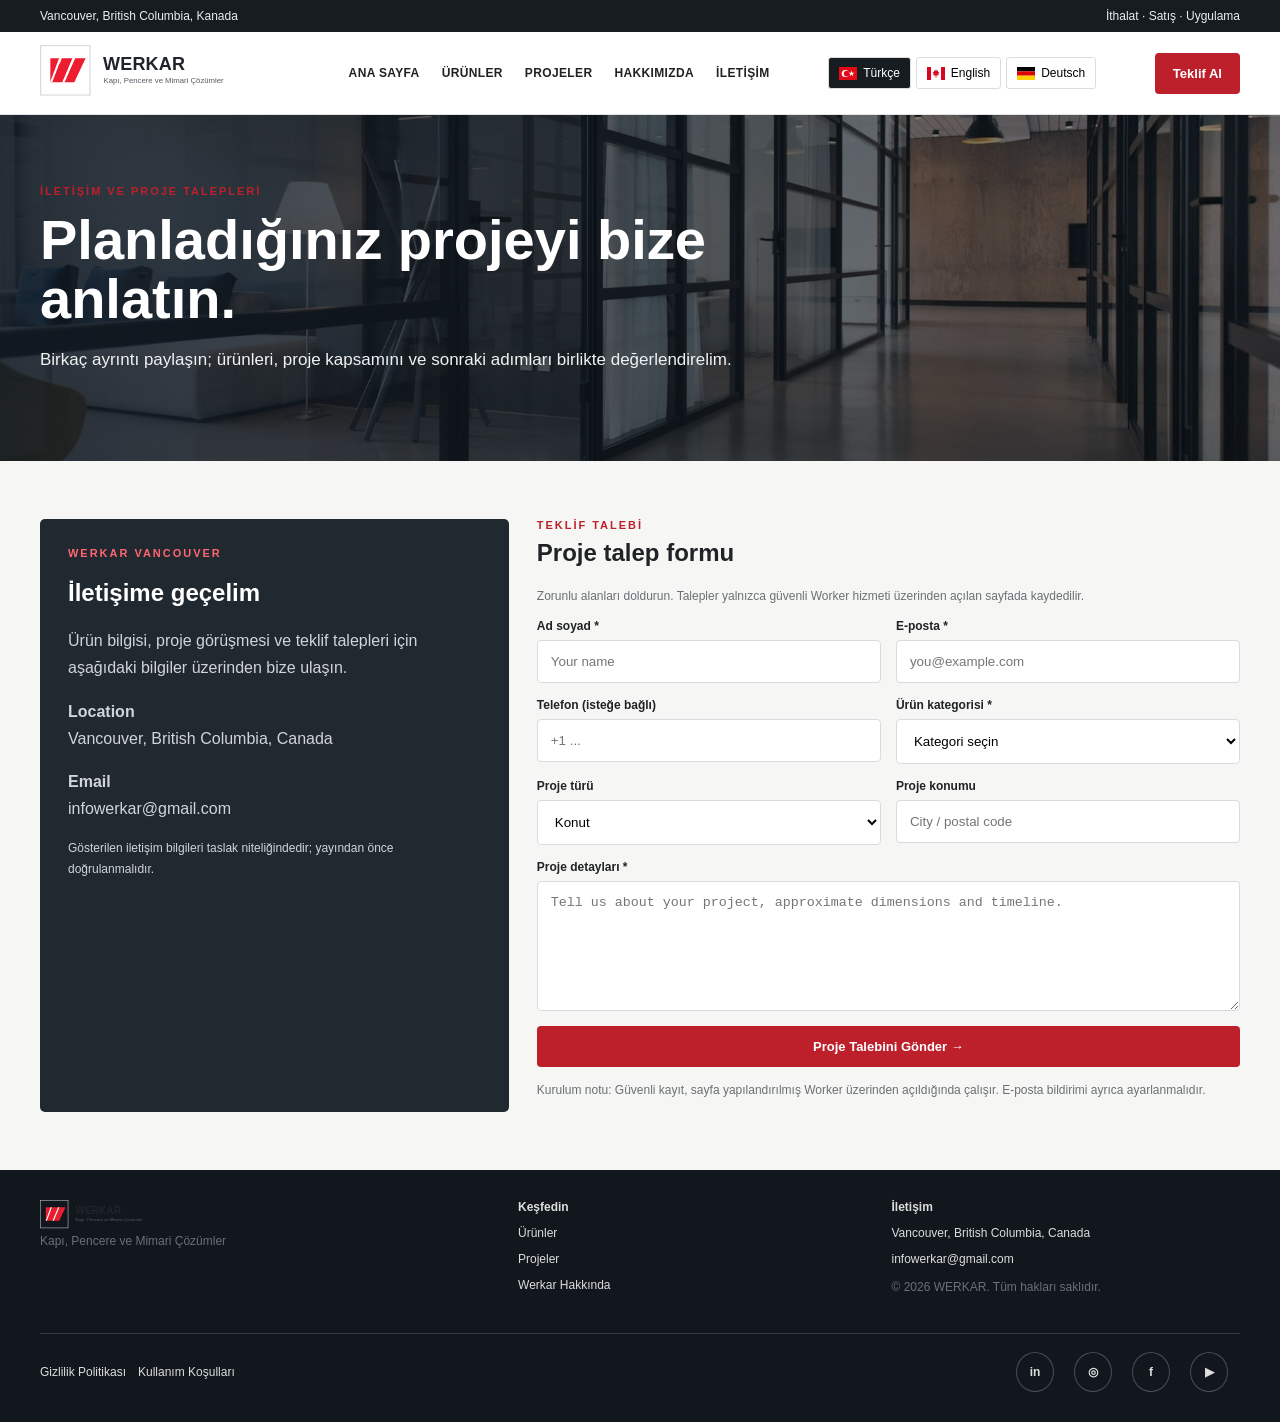
<file: contact.html>
<!doctype html><html lang="en"><head><meta charset="utf-8"><meta name="viewport" content="width=device-width,initial-scale=1"><meta name="description" content="Contact Werkar Vancouver for architectural product and project quote enquiries."><title>WERKAR | Contact &amp; Get a Quote</title><style>
:root{--ink:#202326;--dark:#171c21;--red:#bd202b;--silver:#a7aaad;--paper:#f6f6f4;--muted:#6a7075;--line:#e1e3e4}*{box-sizing:border-box}html{scroll-behavior:smooth}body{margin:0;color:var(--ink);background:var(--paper);font-family:Inter,Arial,sans-serif}a{color:inherit;text-decoration:none}.wrap{width:min(1200px,calc(100% - 40px));margin:auto}.topline{background:var(--dark);color:#eee;font-size:12px;padding:9px 0}.topline .wrap{display:flex;justify-content:space-between;gap:12px;flex-wrap:wrap}.navbar{background:#fff;border-bottom:1px solid var(--line);position:sticky;top:0;z-index:10}.navinner{display:flex;align-items:center;justify-content:space-between;gap:20px;min-height:82px}.brand img{width:250px;height:70px;object-fit:contain}.navlinks{display:flex;align-items:center;gap:22px;font-size:12px;font-weight:700;text-transform:uppercase;letter-spacing:.03em}.navlinks a:hover,.navlinks a.active{color:var(--red)}.lang{display:flex;gap:5px}.lang button{border:1px solid #ddd;background:#fff;padding:8px 10px;cursor:pointer;border-radius:3px;font-size:12px}.lang button.active{background:var(--dark);color:#fff}.btn{display:inline-flex;align-items:center;justify-content:center;background:var(--red);color:#fff;border:0;border-radius:4px;padding:13px 18px;font-weight:700;font-size:13px;cursor:pointer}.eyebrow{color:var(--red);font-size:11px;font-weight:800;letter-spacing:.18em;text-transform:uppercase}.pagehero{padding:70px 0;background:linear-gradient(90deg,rgba(15,23,32,.88),rgba(15,23,32,.44)),var(--hero) center/cover;color:#fff}.pagehero h1{font-size:clamp(32px,5vw,56px);line-height:1.05;max-width:780px;margin:14px 0}.pagehero p{font-size:17px;line-height:1.7;max-width:700px;color:#f0f1f2}.section{padding:58px 0}.sectionhead{display:flex;justify-content:space-between;align-items:end;gap:25px;margin-bottom:28px}.sectionhead h2{font-size:clamp(25px,3vw,36px);margin:9px 0}.sectionhead p{max-width:600px;color:var(--muted);line-height:1.7}.grid{display:grid;grid-template-columns:repeat(3,1fr);gap:20px}.card{background:#fff;border:1px solid var(--line);border-radius:5px;overflow:hidden;box-shadow:0 6px 20px #1111}.cardimg{height:220px;background-size:cover;background-position:center}.cardbody{padding:20px}.cardbody h3{margin:0 0 10px;font-size:19px}.cardbody p{margin:0 0 17px;color:var(--muted);line-height:1.65;font-size:14px}.more{color:var(--red);font-weight:800;font-size:12px;text-transform:uppercase;letter-spacing:.05em}.band{background:#202830;color:#fff;padding:35px 0}.bandinner{display:flex;justify-content:space-between;align-items:center;gap:24px}.band h2{margin:0 0 8px}.band p{color:#d0d4d7;margin:0;line-height:1.6}.two{display:grid;grid-template-columns:1fr 1fr;gap:40px;align-items:center}.visual{min-height:350px;border-radius:5px;background-size:cover;background-position:center}.copy h2{font-size:32px;margin:10px 0 16px}.copy p{color:var(--muted);line-height:1.8}.checks{padding:0;list-style:none;line-height:2}.checks li:before{content:'✓';color:var(--red);font-weight:900;margin-right:10px}.formgrid{display:grid;grid-template-columns:1fr 1fr;gap:15px}.field{display:flex;flex-direction:column;gap:7px}.field.full{grid-column:1/-1}.field label{font-size:12px;font-weight:800}.field input,.field select,.field textarea{width:100%;padding:13px;border:1px solid #d9dcde;border-radius:4px;background:#fff}.field textarea{min-height:130px;resize:vertical}.contactgrid{display:grid;grid-template-columns:.8fr 1.2fr;gap:28px}.contactbox{background:#202830;color:#fff;padding:28px;border-radius:5px}.contactbox p{color:#d2d5d8;line-height:1.7}.foot{background:#11171c;color:#ddd;padding:30px 0;font-size:12px}.footgrid{display:grid;grid-template-columns:1.3fr 1fr 1fr;gap:25px}.foot img{width:140px;max-height:60px;object-fit:contain}.foot a:hover{color:#fff}.small{font-size:12px;color:var(--muted);line-height:1.6}.mobiletoggle{display:none}@media(max-width:850px){.navlinks{gap:10px;font-size:10px}.grid{grid-template-columns:repeat(2,1fr)}.two,.contactgrid{grid-template-columns:1fr}.sectionhead,.bandinner{align-items:flex-start;flex-direction:column}.footgrid{grid-template-columns:1fr 1fr}}@media(max-width:600px){.navinner{min-height:70px;flex-wrap:wrap;padding:10px 0}.brand img{width:185px;height:54px}.mobiletoggle{display:block;background:#fff;border:1px solid #ddd;padding:8px}.navlinks{display:none;order:5;width:100%;flex-direction:column;align-items:flex-start;padding:12px 0}.navlinks.open{display:flex}.grid,.formgrid,.footgrid{grid-template-columns:1fr}.pagehero{padding:52px 0}.cardimg{height:200px}}
.language-flag{width:18px;height:13px;object-fit:cover;display:inline-block;vertical-align:middle;flex:none}
.lang button{display:inline-flex;align-items:center;gap:6px}
</style><link rel="stylesheet" href="css/site-content.css"></head><body><div class="topline"><div class="wrap"><span data-en="Vancouver, British Columbia, Canada" data-tr="Vancouver, British Columbia, Kanada">Vancouver, British Columbia, Canada</span><span data-en="Import · Sales · Installation" data-tr="İthalat · Satış · Uygulama">Import · Sales · Installation</span></div></div><header class="navbar"><div class="wrap navinner"><a class="brand" href="index.html"><img alt="WERKAR — Doors, Windows & Architectural Solutions" src="images/brand/werkar-logo-acik-yatay.svg" /></a><button class="mobiletoggle" id="toggle">☰</button><nav class="navlinks" id="nav"><a href="index.html" data-en="Home" data-tr="Ana Sayfa">Home</a><a href="products.html" data-en="Products" data-tr="Ürünler">Products</a><a href="projects.html" data-en="Projects" data-tr="Projeler">Projects</a><a href="about.html" data-en="About Us" data-tr="Hakkımızda">About Us</a><a href="contact.html" data-en="Contact" data-tr="İletişim">Contact</a></nav><div class="lang"><button id="tr" type="button"><img class="language-flag" src="images/flags/turkey.svg" alt=""> Türkçe</button><button id="en" type="button" class="active"><img class="language-flag" src="images/flags/canada.svg" alt=""> English</button><button id="de" type="button"><img class="language-flag" src="images/flags/germany.svg" alt=""> Deutsch</button></div><a class="btn" href="contact.html" data-en="Get a Quote" data-tr="Teklif Al">Get a Quote</a></div></header><main><section class="pagehero" style="--hero:url('images/site/remote-13.jpg')"><div class="wrap"><div class="eyebrow" data-en="CONTACT & PROJECT ENQUIRIES" data-tr="İLETİŞİM VE PROJE TALEPLERİ">CONTACT & PROJECT ENQUIRIES</div><h1 data-en="Tell us what you’re planning." data-tr="Planladığınız projeyi bize anlatın.">Tell us what you’re planning.</h1><p data-en="Share a few details and we can start a conversation about products, scope and next steps." data-tr="Birkaç ayrıntı paylaşın; ürünleri, proje kapsamını ve sonraki adımları birlikte değerlendirelim.">Share a few details and we can start a conversation about products, scope and next steps.</p></div></section><section class="section"><div class="wrap contactgrid"><aside class="contactbox"><div class="eyebrow" style="color:#ff6670" data-en="WERKAR VANCOUVER" data-tr="WERKAR VANCOUVER">WERKAR VANCOUVER</div><h2 data-en="Let’s connect" data-tr="İletişime geçelim">Let’s connect</h2><p data-en="For product information, project discussions and quote requests, contact our team using the details below." data-tr="Ürün bilgisi, proje görüşmesi ve teklif talepleri için aşağıdaki bilgiler üzerinden bize ulaşın.">For product information, project discussions and quote requests, contact our team using the details below.</p><p><strong>Location</strong><br>Vancouver, British Columbia, Canada</p><p><strong>Email</strong><br><a href="mailto:infowerkar@gmail.com">infowerkar@gmail.com</a></p><p class="small" data-en="The contact details shown are placeholders and should be confirmed before launch." data-tr="Gösterilen iletişim bilgileri taslak niteliğindedir; yayından önce doğrulanmalıdır.">The contact details shown are placeholders and should be confirmed before launch.</p></aside><div><div class="eyebrow" data-en="REQUEST A QUOTE" data-tr="TEKLİF TALEBİ">REQUEST A QUOTE</div><h2 style="margin-top:8px" data-en="Project enquiry form" data-tr="Proje talep formu">Project enquiry form</h2><p class="small" data-en="Complete the required fields. Enquiries are saved when this page is served by the secure inquiry service." data-tr="Zorunlu alanları doldurun. Talepler yalnızca güvenli Worker hizmeti üzerinden açılan sayfada kaydedilir.">Complete the required fields. Enquiries are saved when this page is served by the secure inquiry service.</p><form id="quoteForm" method="post"><div class="field" style="position:absolute;width:1px;height:1px;padding:0;margin:-1px;overflow:hidden;clip:rect(0,0,0,0);white-space:nowrap;border:0" aria-hidden="true"><label for="website">Leave this field blank</label><input id="website" name="website" tabindex="-1" autocomplete="off"></div><div class="formgrid"><div class="field"><label for="name" data-en="Full name *" data-tr="Ad soyad *">Full name *</label><input id="name" name="name" required placeholder="Your name"></div><div class="field"><label for="email" data-en="Email *" data-tr="E-posta *">Email *</label><input id="email" name="email" type="email" required placeholder="you@example.com"></div><div class="field"><label for="phone" data-en="Phone (optional)" data-tr="Telefon (isteğe bağlı)">Phone (optional)</label><input id="phone" name="phone" type="tel" placeholder="+1 ..."></div><div class="field"><label for="category" data-en="Product category *" data-tr="Ürün kategorisi *">Product category *</label><select id="category" name="category" required><option value="" data-en="Choose a category" data-tr="Kategori seçin">Choose a category</option><option value="Doors &amp; Entry Systems" data-en="Doors &amp; Entry Systems" data-tr="Kapı ve Giriş Sistemleri">Doors &amp; Entry Systems</option><option value="Windows &amp; Frames" data-en="Windows &amp; Frames" data-tr="Pencere ve Doğrama Sistemleri">Windows &amp; Frames</option><option value="Sliding &amp; Folding Systems" data-en="Sliding &amp; Folding Systems" data-tr="Sürme ve Katlanır Sistemler">Sliding &amp; Folding Systems</option><option value="Curtain Walls &amp; Cladding" data-en="Curtain Walls &amp; Cladding" data-tr="Giydirme Cephe ve Kaplama">Curtain Walls &amp; Cladding</option><option value="Glass &amp; Aluminum Solutions" data-en="Glass &amp; Aluminum Solutions" data-tr="Cam ve Alüminyum Çözümleri">Glass &amp; Aluminum Solutions</option><option value="Bioclimatic Pergolas" data-en="Bioclimatic Pergolas" data-tr="Bioklimatik Pergolalar">Bioclimatic Pergolas</option><option value="Retractable Pergolas" data-en="Retractable Pergolas" data-tr="Açılır-Kapanır Pergolalar">Retractable Pergolas</option><option value="Awnings &amp; Sun Shading" data-en="Awnings &amp; Sun Shading" data-tr="Tente ve Gölgelendirme">Awnings &amp; Sun Shading</option><option value="Winter Gardens &amp; Glass Enclosures" data-en="Winter Gardens &amp; Glass Enclosures" data-tr="Kış Bahçeleri ve Cam Kapamalar">Winter Gardens &amp; Glass Enclosures</option><option value="Shower Cabins &amp; Interior Glass" data-en="Shower Cabins &amp; Interior Glass" data-tr="Duş Kabinleri ve İç Cam Sistemleri">Shower Cabins &amp; Interior Glass</option><option value="Stairs, Railings &amp; Balustrades" data-en="Stairs, Railings &amp; Balustrades" data-tr="Merdiven, Korkuluk ve Küpeşteler">Stairs, Railings &amp; Balustrades</option><option value="Office Partitions &amp; Renovation" data-en="Office Partitions &amp; Renovation" data-tr="Ofis Bölmeleri ve Renovasyon">Office Partitions &amp; Renovation</option></select></div><div class="field"><label for="projectType" data-en="Project type" data-tr="Proje türü">Project type</label><select id="projectType" name="projectType"><option value="Residential" data-en="Residential" data-tr="Konut">Residential</option><option value="Commercial" data-en="Commercial" data-tr="Ticari">Commercial</option><option value="Renovation" data-en="Renovation" data-tr="Renovasyon">Renovation</option><option value="Other" data-en="Other" data-tr="Diğer">Other</option></select></div><div class="field"><label for="location" data-en="Project location" data-tr="Proje konumu">Project location</label><input id="location" name="location" placeholder="City / postal code"></div><div class="field full"><label for="message" data-en="Project details *" data-tr="Proje detayları *">Project details *</label><textarea id="message" name="message" required placeholder="Tell us about your project, approximate dimensions and timeline."></textarea></div><div class="field full"><button class="btn" type="submit" data-en="Submit Project Enquiry →" data-tr="Proje Talebini Gönder →">Submit Project Enquiry →</button></div></div></form><p class="small" style="margin-top:14px" data-en="Setup note: Secure storage works when this page is served by the configured Worker. Email notifications need separate mail settings." data-tr="Kurulum notu: Güvenli kayıt, sayfa yapılandırılmış Worker üzerinden açıldığında çalışır. E-posta bildirimi ayrıca ayarlanmalıdır.">Setup note: Secure storage works when this page is served by the configured Worker. Email notifications need separate mail settings.</p></div></div></section></main><script>const form=document.getElementById('quoteForm');
if(form)form.addEventListener('submit',event=>{
  event.preventDefault();
  const formData=new FormData(event.currentTarget);
  const payload=Object.fromEntries(formData.entries());
  const status=document.querySelector('p.small[style*="margin-top:14px"]');
  const submitButton=form.querySelector('[type="submit"]');
  if(location.protocol==='file:'){
    if(status)status.textContent=lang==='tr'?'Bu sayfa dosya olarak açılmış. Talebi kaydetmek için siteyi güvenli Worker adresinden açın.':'This page was opened as a local file. Open the site through its secure Worker URL to save the enquiry.';
    return;
  }
  if(submitButton)submitButton.disabled=true;
  if(status)status.textContent=lang==='tr'?'Talebiniz güvenli biçimde gönderiliyor…':'Submitting your enquiry securely…';
  fetch('/api/inquiries',{method:'POST',headers:{'content-type':'application/json'},body:JSON.stringify(payload)})
    .then(async response=>{const result=await response.json().catch(()=>({}));if(!response.ok)throw new Error(result.error||'Submission failed');return result;})
    .then(result=>{if(status)status.textContent=result.notificationSent?(lang==='tr'?'Talebiniz kaydedildi ve bildirim ekibimize gönderildi.':'Your enquiry was saved and the team was notified.'):(lang==='tr'?'Talebiniz kaydedildi. E-posta bildirimi henüz etkin değil.':'Your enquiry was saved. Email notifications are not enabled yet.');form.reset();})
    .catch(()=>{if(status)status.textContent=lang==='tr'?'Talep kaydedilemedi. Lütfen bağlantı ayarlandıktan sonra tekrar deneyin.':'Your enquiry could not be saved. Please try again once the secure service is available.';})
    .finally(()=>{if(submitButton)submitButton.disabled=false;});
});
</script><footer class="foot"><div class="wrap footgrid"><div><img alt="WERKAR — Doors, Windows & Architectural Solutions" src="images/brand/werkar-logo-acik-yatay.svg" /><div class="small" data-en="Doors, Windows & Architectural Solutions" data-tr="Kapı, Pencere ve Mimari Çözümler">Doors, Windows & Architectural Solutions</div></div><div><strong data-en="Explore" data-tr="Keşfedin">Explore</strong><p><a href="products.html" data-en="Products" data-tr="Ürünler">Products</a></p><p><a href="projects.html" data-en="Projects" data-tr="Projeler">Projects</a></p><p><a href="about.html" data-en="About Werkar" data-tr="Werkar Hakkında">About Werkar</a></p></div><div><strong data-en="Contact" data-tr="İletişim">Contact</strong><p>Vancouver, British Columbia, Canada</p><p>infowerkar@gmail.com</p><p class="small">© <span id="year"></span> WERKAR. <span data-en="All rights reserved." data-tr="Tüm hakları saklıdır.">All rights reserved.</span></p></div></div><div class="site-footer-meta"><nav><a href="privacy.html" data-en="Privacy Policy" data-tr="Gizlilik Politikası">Privacy Policy</a><a href="terms.html" data-en="Terms of Use" data-tr="Kullanım Koşulları">Terms of Use</a></nav><nav class="site-footer-social" aria-label="Social media"><a href="https://www.linkedin.com/" target="_blank" rel="noopener noreferrer" aria-label="LinkedIn">in</a><a href="https://www.instagram.com/" target="_blank" rel="noopener noreferrer" aria-label="Instagram">◎</a><a href="https://www.facebook.com/" target="_blank" rel="noopener noreferrer" aria-label="Facebook">f</a><a href="https://www.youtube.com/" target="_blank" rel="noopener noreferrer" aria-label="YouTube">▶</a></nav></div></footer><script>let lang='en';try{lang=localStorage.getItem('werkarLang')||'en'}catch(e){}
function setLang(next){
  lang=next==='tr'?'tr':'en';
  document.documentElement.lang=lang;
  try{localStorage.setItem('werkarLang',lang)}catch(e){}
  document.querySelectorAll('[data-en][data-tr]').forEach(el=>{
    const value=el.getAttribute('data-'+lang);
    if(value===null)return;
    if(el.tagName==='META')el.setAttribute('content',value);
    else el.textContent=value;
  });
  const en=document.getElementById('en'), tr=document.getElementById('tr');
  if(en)en.classList.toggle('active',lang==='en');
  if(tr)tr.classList.toggle('active',lang==='tr');
  document.querySelectorAll('a[data-en][data-tr]').forEach(a=>{
    if(a.dataset.en==='Home'||a.dataset.tr==='Ana Sayfa')a.href=lang==='tr'?'1-index.html':'index.html';
  });
}
const enButton=document.getElementById('en'), trButton=document.getElementById('tr');
if(enButton)enButton.addEventListener('click',()=>setLang('en'));
if(trButton)trButton.addEventListener('click',()=>setLang('tr'));
const toggle=document.getElementById('toggle'), nav=document.getElementById('nav');
if(toggle&&nav)toggle.addEventListener('click',()=>nav.classList.toggle('open'));
const year=document.getElementById('year');if(year)year.textContent=new Date().getFullYear();
setLang(lang);</script><script src="js/language-de.js"></script><script src="js/language-session.js"></script>
<script src="js/language-brand.js"></script></body></html>
</file>
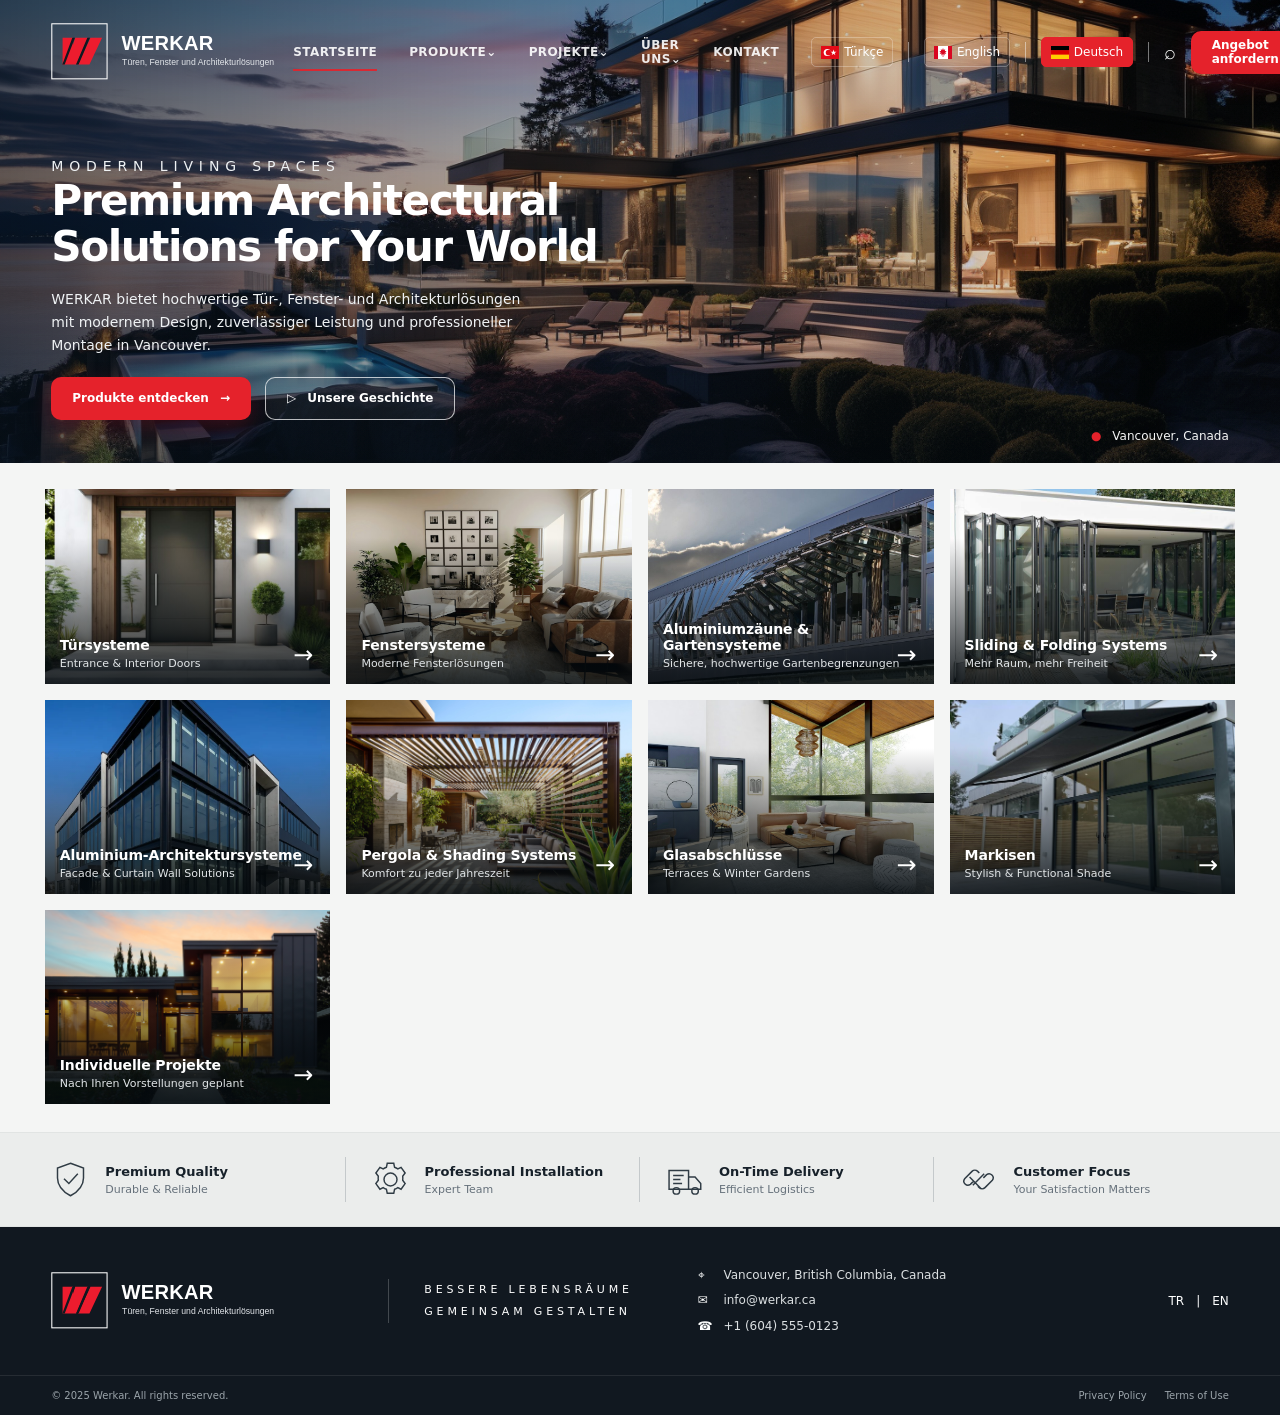
<file: de-index.html>
<!doctype html>
<html lang="de">
<head>
  <meta charset="utf-8">
  <meta name="viewport" content="width=device-width, initial-scale=1">
  <meta name="theme-color" content="#101820">
  <meta name="description" content="WERKAR offers high-quality doors, windows and architectural solutions with modern design and professional installation.">
  <title>WERKAR | Doors, Windows &amp; Architectural Solutions</title>
  <style>
    :root{--ink:#17212a;--muted:#66717b;--red:#e5222b;--paper:#f4f5f4;--night:#111820;--white:#fff;--max:1440px}
    *{box-sizing:border-box}html{scroll-behavior:smooth}body{margin:0;background:var(--paper);color:var(--ink);font-family:Inter,ui-sans-serif,system-ui,-apple-system,"Segoe UI",Arial,sans-serif}a{color:inherit;text-decoration:none}button{font:inherit}
    .hero{min-height:450px;height:36.2vw;max-height:560px;position:relative;color:white;background:linear-gradient(90deg,rgba(8,19,29,.61) 0%,rgba(8,19,29,.29) 45%,rgba(8,19,29,.08) 100%),linear-gradient(0deg,rgba(8,19,29,.2),transparent 35%),url('images/site/remote-05.png') center 50%/cover}
    .nav{height:104px;max-width:var(--max);margin:auto;padding:0 4%;display:flex;align-items:center;justify-content:space-between;gap:32px;position:relative;z-index:2}
    .brand{display:flex;align-items:center;gap:12px;min-width:210px}.brand-mark{height:52px;width:54px;border:1px solid #ffffff80;display:grid;place-items:center;font-size:40px;font-weight:850;line-height:1;color:var(--red);font-style:italic;letter-spacing:-8px;padding-right:7px;text-shadow:1px 0 white}.brand-name{font-size:23px;font-weight:850;letter-spacing:1px;line-height:1}.brand small{display:block;font-size:9px;letter-spacing:.3px;font-weight:400;margin-top:4px;opacity:.8}
    .nav-links{display:flex;align-items:center;gap:32px;font-size:12px;font-weight:650;letter-spacing:.035em}.nav-links a{opacity:.9;transition:opacity .2s}.nav-links a:hover{opacity:1}.nav-links .active{position:relative}.nav-links .active:after{content:"";position:absolute;height:2px;background:var(--red);bottom:-12px;left:0;right:0}.nav-tools{display:flex;align-items:center;gap:15px;font-size:12px}.lang{display:flex;align-items:center;gap:5px}.divider{height:20px;width:1px;background:#ffffff75}.search{font-size:20px}.menu-toggle{display:none;color:white;background:none;border:0;font-size:25px;cursor:pointer}
    .hero-copy{max-width:var(--max);margin:0 auto;padding:clamp(48px,4vw,68px) 4% 55px}.eyebrow{font-size:11px;letter-spacing:.42em;text-transform:uppercase;margin:0 0 12px;color:#e7e9eb}.hero h1{font-size:clamp(38px,3.3vw,50px);line-height:1.08;letter-spacing:-.035em;max-width:650px;margin:0 0 18px;font-weight:750}.hero-copy p{max-width:490px;font-size:14px;line-height:1.65;color:#eff2f4;margin:0}.actions{display:flex;gap:14px;margin-top:20px;flex-wrap:wrap}.button{display:inline-flex;align-items:center;justify-content:center;gap:11px;min-height:43px;padding:0 21px;border-radius:10px;font-weight:700;font-size:12px;transition:transform .2s,background .2s}.button:hover{transform:translateY(-2px)}.button.primary{background:var(--red);color:white;box-shadow:0 8px 22px #c4142440}.button.ghost{border:1px solid #ffffffb5;color:white;background:#ffffff0b}.location{position:absolute;right:4%;bottom:20px;font-size:12px;color:#f5f6f6}.location span{color:var(--red);margin-right:7px}
    .section{max-width:var(--max);margin:auto;padding:26px 3.5% 28px}.category-grid{display:grid;grid-template-columns:repeat(4,1fr);gap:16px}.category{height:auto;aspect-ratio:1.47;position:relative;overflow:hidden;color:white;background:#26333d}.category img{height:100%;width:100%;object-fit:cover;transition:transform .5s}.category:hover img{transform:scale(1.055)}.category:after{content:"";position:absolute;inset:25% 0 0;background:linear-gradient(transparent,rgba(4,10,14,.88))}.category-copy{position:absolute;z-index:1;bottom:14px;left:15px;right:17px}.category h2{font-size:14px;margin:0 0 4px;letter-spacing:-.01em}.category p{font-size:11px;margin:0;color:#e1e5e7}.arrow{position:absolute;right:0;bottom:1px;font-size:24px;font-weight:300}
    .values{background:#ebedec;border-top:1px solid #e1e4e3;border-bottom:1px solid #e1e4e3}.value-inner{max-width:var(--max);margin:auto;padding:24px 4%;display:grid;grid-template-columns:repeat(4,1fr)}.value{display:flex;align-items:center;gap:15px;padding:3px 25px;border-right:1px solid #c4c9cb}.value:first-child{padding-left:0}.value:last-child{border:0}.value-icon{width:39px;height:39px;flex:none;color:#303c45}.value b{display:block;font-size:13px;margin-bottom:4px}.value span{display:block;color:var(--muted);font-size:11px}
    footer{background:var(--night);color:white}.footer-main{max-width:var(--max);margin:auto;padding:36px 4%;display:grid;grid-template-columns:1.1fr 1fr 1.15fr .65fr;gap:32px;align-items:center}.footer-tag{border-left:1px solid #ffffff35;padding-left:35px;font-size:11px;letter-spacing:.35em;line-height:2}.contact{font-size:12px;color:#dce0e2;line-height:2.1}.contact span{display:inline-block;width:22px;color:#fff}.social{text-align:right;font-size:12px;line-height:2}.social-links{display:flex;justify-content:flex-end;gap:13px;margin-top:8px;font-weight:700}.social-links a{color:#dfe3e5}.footer-bottom{border-top:1px solid #ffffff16;max-width:var(--max);margin:auto;padding:14px 4%;display:flex;justify-content:space-between;color:#9ba4aa;font-size:10px}.footer-bottom a{margin-left:18px}
    @media(max-width:1000px){.nav-links{gap:18px}.nav-tools{gap:9px}.brand{min-width:auto}.brand-mark{width:46px;height:46px;font-size:35px}.brand-name{font-size:20px}.category{height:190px}.footer-main{grid-template-columns:1fr 1fr}.footer-tag{border:0;padding-left:0}}
    @media(max-width:720px){.hero{height:auto;min-height:690px;background-position:58% center}.nav{height:82px;padding:0 5%}.menu-toggle{display:block;order:3}.nav-links{display:none;position:absolute;top:74px;left:5%;right:5%;padding:20px;background:#111820f5;border:1px solid #ffffff20;border-radius:10px;align-items:flex-start;flex-direction:column;gap:18px}.nav-links.open{display:flex}.nav-links .active:after{display:none}.nav-tools{margin-left:auto}.nav-tools .search,.nav-tools .divider{display:none}.brand-mark{width:40px;height:40px;font-size:30px}.brand-name{font-size:17px}.brand small{font-size:8px}.hero-copy{padding:120px 6% 90px}.hero h1{font-size:clamp(39px,11vw,58px)}.hero-copy p{font-size:15px}.location{left:6%;right:auto}.section{padding:18px 5% 24px}.category-grid{grid-template-columns:repeat(2,1fr);gap:10px}.category{height:190px}.category-copy{left:12px;bottom:13px}.category h2{font-size:14px}.category p{font-size:11px;max-width:85%}.value-inner{grid-template-columns:repeat(2,1fr);padding:10px 5%}.value{padding:16px 8px;border-right:0;border-bottom:1px solid #c4c9cb;gap:10px}.value:nth-child(odd){border-right:1px solid #c4c9cb}.value:nth-last-child(-n+2){border-bottom:0}.value-icon{width:32px;height:32px}.value b{font-size:11px}.value span{font-size:10px}.footer-main{padding:30px 6%;grid-template-columns:1fr 1fr;gap:25px 16px}.footer-main .brand{grid-column:1/-1}.footer-tag{font-size:9px;letter-spacing:.25em}.contact{font-size:11px}.social{text-align:left}.social-links{justify-content:flex-start}.footer-bottom{padding:14px 6%;gap:12px;line-height:1.6}.footer-bottom a{margin-left:8px}}
    @media(max-width:390px){.nav-tools{gap:6px}.nav-tools .lang{font-size:10px}.actions .button{width:100%}.category{height:165px}.category h2{font-size:13px}.footer-main{grid-template-columns:1fr}.footer-main .brand{grid-column:auto}.footer-tag{padding:0}.social{text-align:left}}
  .site-logo{display:block;width:280px;height:auto;max-height:64px;object-fit:contain}@media(max-width:720px){.site-logo{width:225px;max-height:52px}}.nav-tools .lang{padding:7px 9px;border:1px solid #ffffff45;border-radius:5px;color:#fff;text-decoration:none}.nav-tools .lang.active{background:var(--red);border-color:var(--red);color:#fff}@media(max-width:720px){.nav-tools .lang{padding:5px 6px}}.language-flag{width:18px;height:13px;object-fit:cover;display:inline-block;vertical-align:middle;flex:none}
</style>
</head>
<body>
  <header class="hero" id="top">
    <nav class="nav" aria-label="Ana navigasyon">
      <a class="brand" href="#top" aria-label="Werkar ana sayfa"><img class="site-logo" src="images/brand/werkar-logo-koyu-yatay.svg" alt="WERKAR — Türen, Fenster und Architekturlösungen"></a>
      <div class="nav-links" id="navLinks"><a class="active" href="#top">STARTSEITE</a><a href="products.html">PRODUKTE⌄</a><a href="projects.html">PROJEKTE⌄</a><a href="about.html">ÜBER UNS⌄</a><a href="contact.html">KONTAKT</a></div>
      <div class="nav-tools"><a class="lang" href="1-index.html" aria-label="Türkçe"><img class="language-flag" src="images/flags/turkey.svg" alt=""> Türkçe</a><span class="divider"></span><a class="lang" href="index.html" aria-label="English"><img class="language-flag" src="images/flags/canada.svg" alt=""> English</a><span class="divider"></span><a class="lang active" href="de-index.html" aria-label="Deutsch"><img class="language-flag" src="images/flags/germany.svg" alt=""> Deutsch</a><span class="divider"></span><a class="search" href="#urunler" aria-label="Search">⌕</a><a class="button primary" href="contact.html">Angebot anfordern</a></div>
      <button class="menu-toggle" aria-label="Menüyü aç" aria-expanded="false" aria-controls="navLinks">☰</button>
    </nav>
    <div class="hero-copy"><p class="eyebrow">Modern living spaces</p><h1>Premium Architectural<br>Solutions for Your World</h1><p>WERKAR bietet hochwertige Tür-, Fenster- und Architekturlösungen mit modernem Design, zuverlässiger Leistung und professioneller Montage in Vancouver.</p><div class="actions"><a class="button primary" href="products.html">Produkte entdecken <span>→</span></a><a class="button ghost" href="about.html"><span>▷</span> Unsere Geschichte</a></div></div>
    <div class="location"><span>●</span> Vancouver, Canada</div>
  </header>
  <main>
    <section class="section" id="urunler" aria-label="Ürün kategorileri"><div class="category-grid">
      <a class="category" href="product-detail.html?product=doors"><img loading="lazy" src="images/site/remote-04.jpg" alt="Modern black front entrance door with sidelights"><div class="category-copy"><h2>Türsysteme</h2><p>Entrance &amp; Interior Doors</p><span class="arrow">→</span></div></a>
      <a class="category" href="product-detail.html?product=windows"><img loading="lazy" src="images/site/remote-17.jpg" alt="Bright living room with large panoramic windows"><div class="category-copy"><h2>Fenstersysteme</h2><p>Moderne Fensterlösungen</p><span class="arrow">→</span></div></a>
      <a class="category" href="product-detail.html?product=aluminium-fences-garden"><img loading="lazy" src="images/projects/11-aluminyum-cit-ve-bahce-sistemleri/saray-aluminyum-mimari-sistemler-1024x683.jpg" alt="Modernes Aluminiumzaun- und Gartensystem"><div class="category-copy"><h2>Aluminiumzäune &amp; Gartensysteme</h2><p>Sichere, hochwertige Gartenbegrenzungen</p><span class="arrow">→</span></div></a>
      <a class="category" href="product-detail.html?product=sliding-folding"><img loading="lazy" src="images/site/remote-40.jpg" alt="Modern glass folding doors opening to a patio"><div class="category-copy"><h2>Sliding &amp; Folding Systems</h2><p>Mehr Raum, mehr Freiheit</p><span class="arrow">→</span></div></a>
      <a class="category" href="product-detail.html?product=facades"><img loading="lazy" src="images/site/remote-03.webp" alt="Contemporary aluminum and glass commercial facade"><div class="category-copy"><h2>Aluminium-Architektursysteme</h2><p>Facade &amp; Curtain Wall Solutions</p><span class="arrow">→</span></div></a>
      <a class="category" href="product-detail.html?product=bioclimatic-pergolas"><img loading="lazy" src="images/site/remote-38.jpg" alt="Outdoor lounge under a modern slatted pergola"><div class="category-copy"><h2>Pergola &amp; Shading Systems</h2><p>Komfort zu jeder Jahreszeit</p><span class="arrow">→</span></div></a>
      <a class="category" href="product-detail.html?product=winter-gardens"><img loading="lazy" src="images/site/remote-19.jpg" alt="Modern living space enclosed by floor-to-ceiling glass"><div class="category-copy"><h2>Glasabschlüsse</h2><p>Terraces &amp; Winter Gardens</p><span class="arrow">→</span></div></a>
      <a class="category" href="product-detail.html?product=awnings"><img loading="lazy" src="images/site/remote-36.jpg" alt="Modern home exterior with extended retractable awning"><div class="category-copy"><h2>Markisen</h2><p>Stylish &amp; Functional Shade</p><span class="arrow">→</span></div></a>
      <a class="category" id="projeler" href="product-detail.html?product=renovation-custom"><img loading="lazy" src="images/site/remote-01.jpg" alt="Custom contemporary home exterior at dusk"><div class="category-copy"><h2>Individuelle Projekte</h2><p>Nach Ihren Vorstellungen geplant</p><span class="arrow">→</span></div></a>
      
    </div></section>
    <section class="values" id="hakkimizda" aria-label="Werkar değerleri"><div class="value-inner">
      <div class="value"><svg class="value-icon" viewBox="0 0 48 48" fill="none" stroke="currentColor" stroke-width="1.8"><path d="M24 4 40 10v12c0 10-7 17-16 22C15 39 8 32 8 22V10l16-6Z"/><path d="m16 23 6 6 11-12"/></svg><div><b>Premium Quality</b><span>Durable &amp; Reliable</span></div></div>
      <div class="value"><svg class="value-icon" viewBox="0 0 48 48" fill="none" stroke="currentColor" stroke-width="1.8"><circle cx="24" cy="24" r="8"/><path d="M20 4h8l1 5a16 16 0 0 1 4 2l4-2 5 7-3 4a16 16 0 0 1 0 5l3 4-5 7-4-2a16 16 0 0 1-4 2l-1 5h-8l-1-5a16 16 0 0 1-4-2l-4 2-5-7 3-4a16 16 0 0 1 0-5l-3-4 5-7 4 2a16 16 0 0 1 4-2l1-5Z"/></svg><div><b>Professional Installation</b><span>Expert Team</span></div></div>
      <div class="value"><svg class="value-icon" viewBox="0 0 48 48" fill="none" stroke="currentColor" stroke-width="1.8"><path d="M5 13h24v23H5zM29 21h8l7 8v7H29z"/><circle cx="14" cy="38" r="4"/><circle cx="37" cy="38" r="4"/><path d="M10 19h13M10 24h9M10 29h11"/></svg><div><b>On-Time Delivery</b><span>Efficient Logistics</span></div></div>
      <div class="value"><svg class="value-icon" viewBox="0 0 48 48" fill="none" stroke="currentColor" stroke-width="1.8"><path d="m18 26-4 4a5 5 0 0 1-7-7l9-9a5 5 0 0 1 7 0l2 2M30 22l4-4a5 5 0 0 1 7 7l-9 9a5 5 0 0 1-7 0l-2-2M17 31l14-14M13 21l14 14"/></svg><div><b>Customer Focus</b><span>Your Satisfaction Matters</span></div></div>
    </div></section>
  </main>
  <footer id="iletisim"><div class="footer-main"><a class="brand" href="#top"><img class="site-logo" src="images/brand/werkar-logo-koyu-yatay.svg" alt="WERKAR — Türen, Fenster und Architekturlösungen"></a><div class="footer-tag">BESSERE LEBENSRÄUME<br>GEMEINSAM GESTALTEN</div><div class="contact"><div><span>⌖</span> Vancouver, British Columbia, Canada</div><div><span>✉</span> info@werkar.ca</div><div><span>☎</span> +1 (604) 555-0123</div></div><div class="social">TR　|　EN<!-- SOSYAL MEDYA: gerçek profil URL'leri gelince aşağıdaki bloğu açın -->
<!--<div class="social-links"><a href="https://www.linkedin.com/company/WERKAR_URL" target="_blank" rel="noopener" aria-label="LinkedIn">in</a><a href="https://www.instagram.com/WERKAR_URL" target="_blank" rel="noopener" aria-label="Instagram">◎</a><a href="https://www.facebook.com/WERKAR_URL" target="_blank" rel="noopener" aria-label="Facebook">f</a><a href="https://www.youtube.com/@WERKAR_URL" target="_blank" rel="noopener" aria-label="YouTube">▶</a></div>--></div></div><div class="footer-bottom"><span>© 2025 Werkar. All rights reserved.</span><span><a href="privacy.html">Privacy Policy</a><a href="terms.html">Terms of Use</a></span></div></footer>
  <script>
    const toggle=document.querySelector('.menu-toggle');const nav=document.querySelector('#navLinks');toggle.addEventListener('click',()=>{const open=nav.classList.toggle('open');toggle.setAttribute('aria-expanded',String(open));toggle.setAttribute('aria-label',open?'Menüyü kapat':'Menüyü aç')});nav.querySelectorAll('a').forEach(link=>link.addEventListener('click',()=>{nav.classList.remove('open');toggle.setAttribute('aria-expanded','false')}));
  </script>
<script>try{localStorage.setItem('werkarLang','de');document.querySelectorAll('.nav-tools a.lang').forEach((a,i)=>a.addEventListener('click',()=>localStorage.setItem('werkarLang',i===0?'tr':'en')))}catch(e){}</script><script src="js/language-session.js"></script>
<script src="js/language-brand.js"></script></body>
</html>
</file>
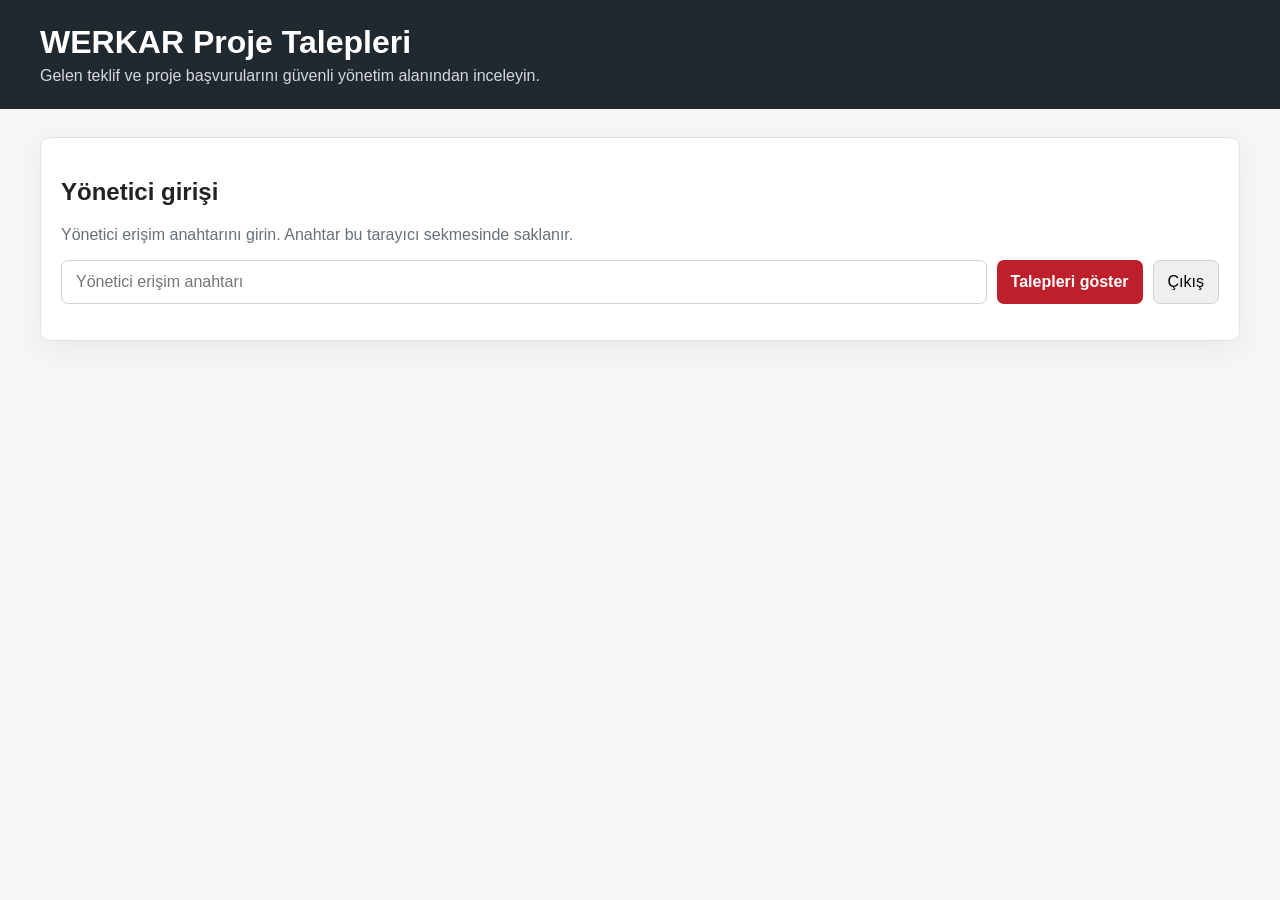
<file: inquiries.html>
<!doctype html>
<html lang="tr">
<head>
  <meta charset="utf-8">
  <meta name="viewport" content="width=device-width, initial-scale=1">
  <meta name="robots" content="noindex, nofollow">
  <title>WERKAR | Proje Talepleri</title>
  <style>
    :root{font-family:Inter,Arial,sans-serif;color:#202326;background:#f5f6f7}*{box-sizing:border-box}body{margin:0}.top{background:#202830;color:#fff;padding:24px max(24px,calc((100% - 1200px)/2))}.top h1{margin:0 0 6px}.top p{margin:0;color:#d5d9dc}.wrap{width:min(1200px,calc(100% - 32px));margin:28px auto}.panel,.card{background:#fff;border:1px solid #e1e3e4;border-radius:10px;padding:20px;box-shadow:0 8px 28px #1018200d}.login{display:flex;gap:10px;flex-wrap:wrap}.login input{flex:1;min-width:220px}.input,button{font:inherit;padding:12px 14px;border:1px solid #cfd3d6;border-radius:7px}.primary{background:#bd202b;color:#fff;border:0;font-weight:700;cursor:pointer}.muted{color:#687078}.notice{margin-top:12px}.list{display:grid;gap:14px;margin-top:20px}.card h2{font-size:19px;margin:0 0 8px}.meta{display:flex;gap:14px;flex-wrap:wrap;color:#687078;font-size:14px}.details{white-space:pre-wrap;line-height:1.55;margin:14px 0}.card footer{display:flex;gap:12px;align-items:center;justify-content:space-between;flex-wrap:wrap}.status{font-weight:700;color:#bd202b}.hidden{display:none!important}@media(max-width:600px){.top{padding:22px 16px}.card footer{align-items:flex-start;flex-direction:column}}
  </style>
</head>
<body>
  <header class="top"><h1>WERKAR Proje Talepleri</h1><p>Gelen teklif ve proje başvurularını güvenli yönetim alanından inceleyin.</p></header>
  <main class="wrap">
    <section class="panel" aria-labelledby="loginTitle">
      <h2 id="loginTitle">Yönetici girişi</h2>
      <p class="muted">Yönetici erişim anahtarını girin. Anahtar bu tarayıcı sekmesinde saklanır.</p>
      <form id="loginForm" class="login"><input id="token" class="input" type="password" autocomplete="current-password" minlength="32" required placeholder="Yönetici erişim anahtarı"><button class="primary" type="submit">Talepleri göster</button><button id="logout" type="button">Çıkış</button></form>
      <p id="message" class="notice" role="status" aria-live="polite"></p>
    </section>
    <section id="inquiryList" class="list" aria-live="polite"></section>
  </main>
  <script src="js/inquiries-admin.js" defer></script>
</body>
</html>
</file>
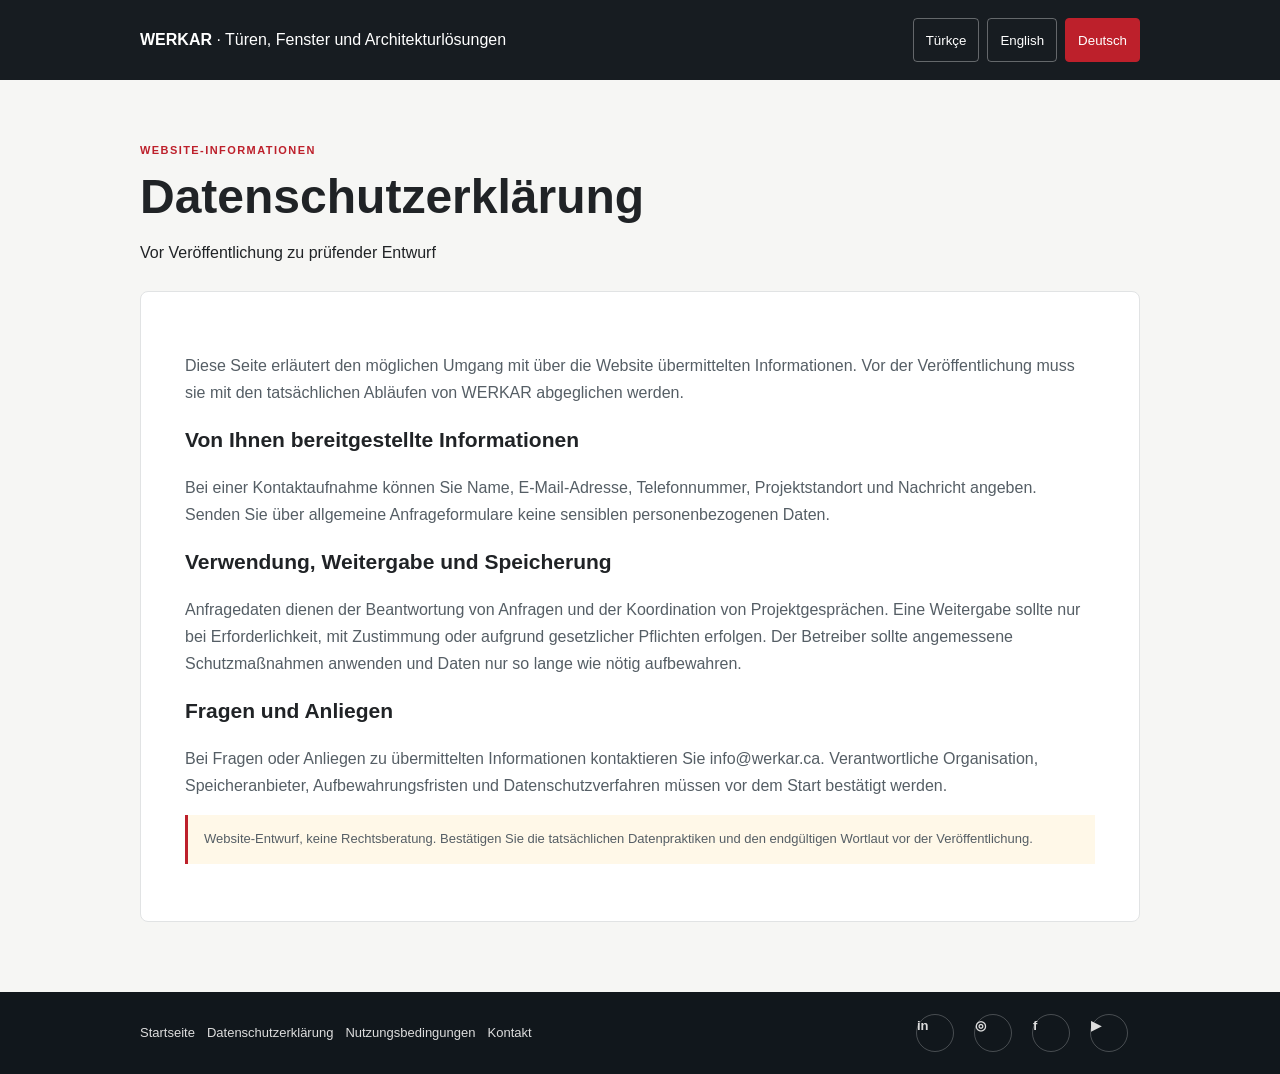
<file: privacy.html>
<!doctype html><html lang="en"><head><meta charset="utf-8"><meta name="viewport" content="width=device-width,initial-scale=1"><meta name="description" content="WERKAR website privacy information."><title>WERKAR | Privacy Policy</title><link rel="stylesheet" href="css/site-content.css"><style>:root{--red:#bd202b;--ink:#202326;--paper:#f6f6f4;--line:#e1e3e4}*{box-sizing:border-box}body{margin:0;background:var(--paper);color:var(--ink);font:16px/1.7 Inter,Arial,sans-serif}.wrap{width:min(1000px,calc(100% - 36px));margin:auto}.legal-header{background:#171c21;color:white;padding:18px 0}.legal-header .wrap,footer .wrap{display:flex;justify-content:space-between;align-items:center;gap:16px;flex-wrap:wrap}.legal-header a,footer a{color:inherit;text-decoration:none}.legal-lang{display:flex;gap:8px}.legal-lang button{min-height:44px;padding:8px 12px;border:1px solid #ffffff55;border-radius:4px;background:transparent;color:#fff;cursor:pointer}.legal-lang button.active{background:var(--red);border-color:var(--red)}main{padding:50px 0 70px}h1{font-size:clamp(32px,5vw,48px);line-height:1.1;margin:0 0 12px}.legal-body{background:white;border:1px solid var(--line);border-radius:8px;padding:clamp(20px,5vw,44px);margin-top:24px}.legal-body h2{font-size:21px;margin:28px 0 8px}.legal-body h2:first-child{margin-top:0}.legal-body p{color:#555e65}footer{background:#11171c;color:#ddd;padding:22px 0;font-size:13px}footer a{margin-right:12px}</style></head><body><header class="legal-header"><div class="wrap"><a href="index.html"><strong>WERKAR</strong> · <span data-en="Doors, Windows & Architectural Solutions" data-tr="Kapı, Pencere ve Mimari Çözümler" data-de="Türen, Fenster und Architekturlösungen">Doors, Windows &amp; Architectural Solutions</span></a><div class="legal-lang"><button id="tr">Türkçe</button><button id="en">English</button><button id="de">Deutsch</button></div></div></header><main class="wrap"><p class="content-label" data-en="WEBSITE INFORMATION" data-tr="WEB SİTESİ BİLGİLENDİRMESİ" data-de="WEBSITE-INFORMATIONEN">WEBSITE INFORMATION</p><h1 data-en="Privacy Policy" data-tr="Gizlilik Politikası" data-de="Datenschutzerklärung">Privacy Policy</h1><p class="small" data-en="Draft for review before publication" data-tr="Yayın öncesinde incelenmesi gereken taslak" data-de="Vor Veröffentlichung zu prüfender Entwurf">Draft for review before publication</p><div class="legal-body"><p data-en="This page explains how information submitted through this website may be handled. It is a website notice and must be checked against WERKAR’s actual practices before publication." data-tr="Bu sayfa, web sitesi üzerinden iletilen bilgilerin nasıl ele alınabileceğini açıklar. Yayınlanmadan önce WERKAR’ın gerçek uygulamalarıyla karşılaştırılmalıdır." data-de="Diese Seite erläutert den möglichen Umgang mit über die Website übermittelten Informationen. Vor der Veröffentlichung muss sie mit den tatsächlichen Abläufen von WERKAR abgeglichen werden.">This page explains how information submitted through this website may be handled. It is a website notice and must be checked against WERKAR’s actual practices before publication.</p><section><h2 data-en="Information you provide" data-tr="Paylaşabileceğiniz bilgiler" data-de="Von Ihnen bereitgestellte Informationen">Information you provide</h2><p data-en="When contacting us, you may choose to provide your name, email address, telephone number, project location and message. Avoid sending sensitive personal information through general enquiry forms." data-tr="Bize ulaşırken adınızı, e-posta adresinizi, telefon numaranızı, proje konumunu ve mesajınızı paylaşabilirsiniz. Genel iletişim formlarından hassas kişisel bilgi göndermeyin." data-de="Bei einer Kontaktaufnahme können Sie Name, E-Mail-Adresse, Telefonnummer, Projektstandort und Nachricht angeben. Senden Sie über allgemeine Anfrageformulare keine sensiblen personenbezogenen Daten.">When contacting us, you may choose to provide your name, email address, telephone number, project location and message. Avoid sending sensitive personal information through general enquiry forms.</p></section><section><h2 data-en="Use, disclosure and storage" data-tr="Kullanım, paylaşım ve saklama" data-de="Verwendung, Weitergabe und Speicherung">Use, disclosure and storage</h2><p data-en="Enquiry information is intended to help respond to requests and coordinate project discussions. It should be shared only as needed to handle the enquiry, with authorization, or where required by law. The site operator should use reasonable safeguards and retain information only as long as needed for its purpose or legal obligations." data-tr="İletişim bilgileri taleplere yanıt vermek ve proje görüşmelerini koordine etmek amacıyla kullanılır. Yalnızca talebi karşılamak için gerektiğinde, yetki verildiğinde veya yasaların gerektirdiği durumlarda paylaşılmalıdır. Bilgiler makul güvenlik önlemleriyle ve yalnızca amaç ya da yasal yükümlülük için gerekli süre boyunca saklanmalıdır." data-de="Anfragedaten dienen der Beantwortung von Anfragen und der Koordination von Projektgesprächen. Eine Weitergabe sollte nur bei Erforderlichkeit, mit Zustimmung oder aufgrund gesetzlicher Pflichten erfolgen. Der Betreiber sollte angemessene Schutzmaßnahmen anwenden und Daten nur so lange wie nötig aufbewahren.">Enquiry information is intended to help respond to requests and coordinate project discussions. It should be shared only as needed to handle the enquiry, with authorization, or where required by law. The site operator should use reasonable safeguards and retain information only as long as needed for its purpose or legal obligations.</p></section><section><h2 data-en="Questions and requests" data-tr="Sorular ve talepler" data-de="Fragen und Anliegen">Questions and requests</h2><p data-en="For questions or requests concerning information you submitted, contact info@werkar.ca. Before launch, confirm the responsible organization, actual storage providers, retention periods and applicable privacy process." data-tr="İlettiğiniz bilgilerle ilgili soru veya talepleriniz için info@werkar.ca adresinden iletişime geçin. Yayın öncesinde sorumlu kuruluşu, kullanılan saklama hizmetlerini, saklama sürelerini ve gizlilik sürecini doğrulayın." data-de="Bei Fragen oder Anliegen zu übermittelten Informationen kontaktieren Sie info@werkar.ca. Verantwortliche Organisation, Speicheranbieter, Aufbewahrungsfristen und Datenschutzverfahren müssen vor dem Start bestätigt werden.">For questions or requests concerning information you submitted, contact info@werkar.ca. Before launch, confirm the responsible organization, actual storage providers, retention periods and applicable privacy process.</p></section><p class="performance-note" data-en="Website draft, not legal advice. Confirm the actual data practices and final wording before treating this as the published policy." data-tr="Web sitesi taslağıdır, hukuki danışmanlık değildir. Yayınlanmış politika olarak kullanmadan önce gerçek veri uygulamalarını ve son metni doğrulayın." data-de="Website-Entwurf, keine Rechtsberatung. Bestätigen Sie die tatsächlichen Datenpraktiken und den endgültigen Wortlaut vor der Veröffentlichung.">Website draft, not legal advice. Confirm the actual data practices and final wording before treating this as the published policy.</p></div></main><footer><div class="wrap"><nav><a href="index.html" data-en="Home" data-tr="Ana Sayfa" data-de="Startseite">Home</a><a href="privacy.html" data-en="Privacy Policy" data-tr="Gizlilik Politikası" data-de="Datenschutzerklärung">Privacy Policy</a><a href="terms.html" data-en="Terms of Use" data-tr="Kullanım Koşulları" data-de="Nutzungsbedingungen">Terms of Use</a><a href="contact.html" data-en="Contact" data-tr="İletişim" data-de="Kontakt">Contact</a></nav><div class="site-footer-social"><a href="https://www.linkedin.com/" target="_blank" rel="noopener noreferrer" aria-label="LinkedIn">in</a><a href="https://www.instagram.com/" target="_blank" rel="noopener noreferrer" aria-label="Instagram">◎</a><a href="https://www.facebook.com/" target="_blank" rel="noopener noreferrer" aria-label="Facebook">f</a><a href="https://www.youtube.com/" target="_blank" rel="noopener noreferrer" aria-label="YouTube">▶</a></div></div></footer><script>let lang='en';try{lang=localStorage.getItem('werkarLang')||'en'}catch(e){}function setLang(l){document.documentElement.lang=l;try{localStorage.setItem('werkarLang',l)}catch(e){}document.querySelectorAll('[data-en][data-tr][data-de]').forEach(x=>x.textContent=x.getAttribute('data-'+l));document.querySelectorAll('.legal-lang button').forEach(b=>b.classList.toggle('active',b.id===l))}document.querySelectorAll('.legal-lang button').forEach(b=>b.addEventListener('click',()=>setLang(b.id)));setLang(['en','tr','de'].includes(lang)?lang:'en');</script></body></html>
</file>
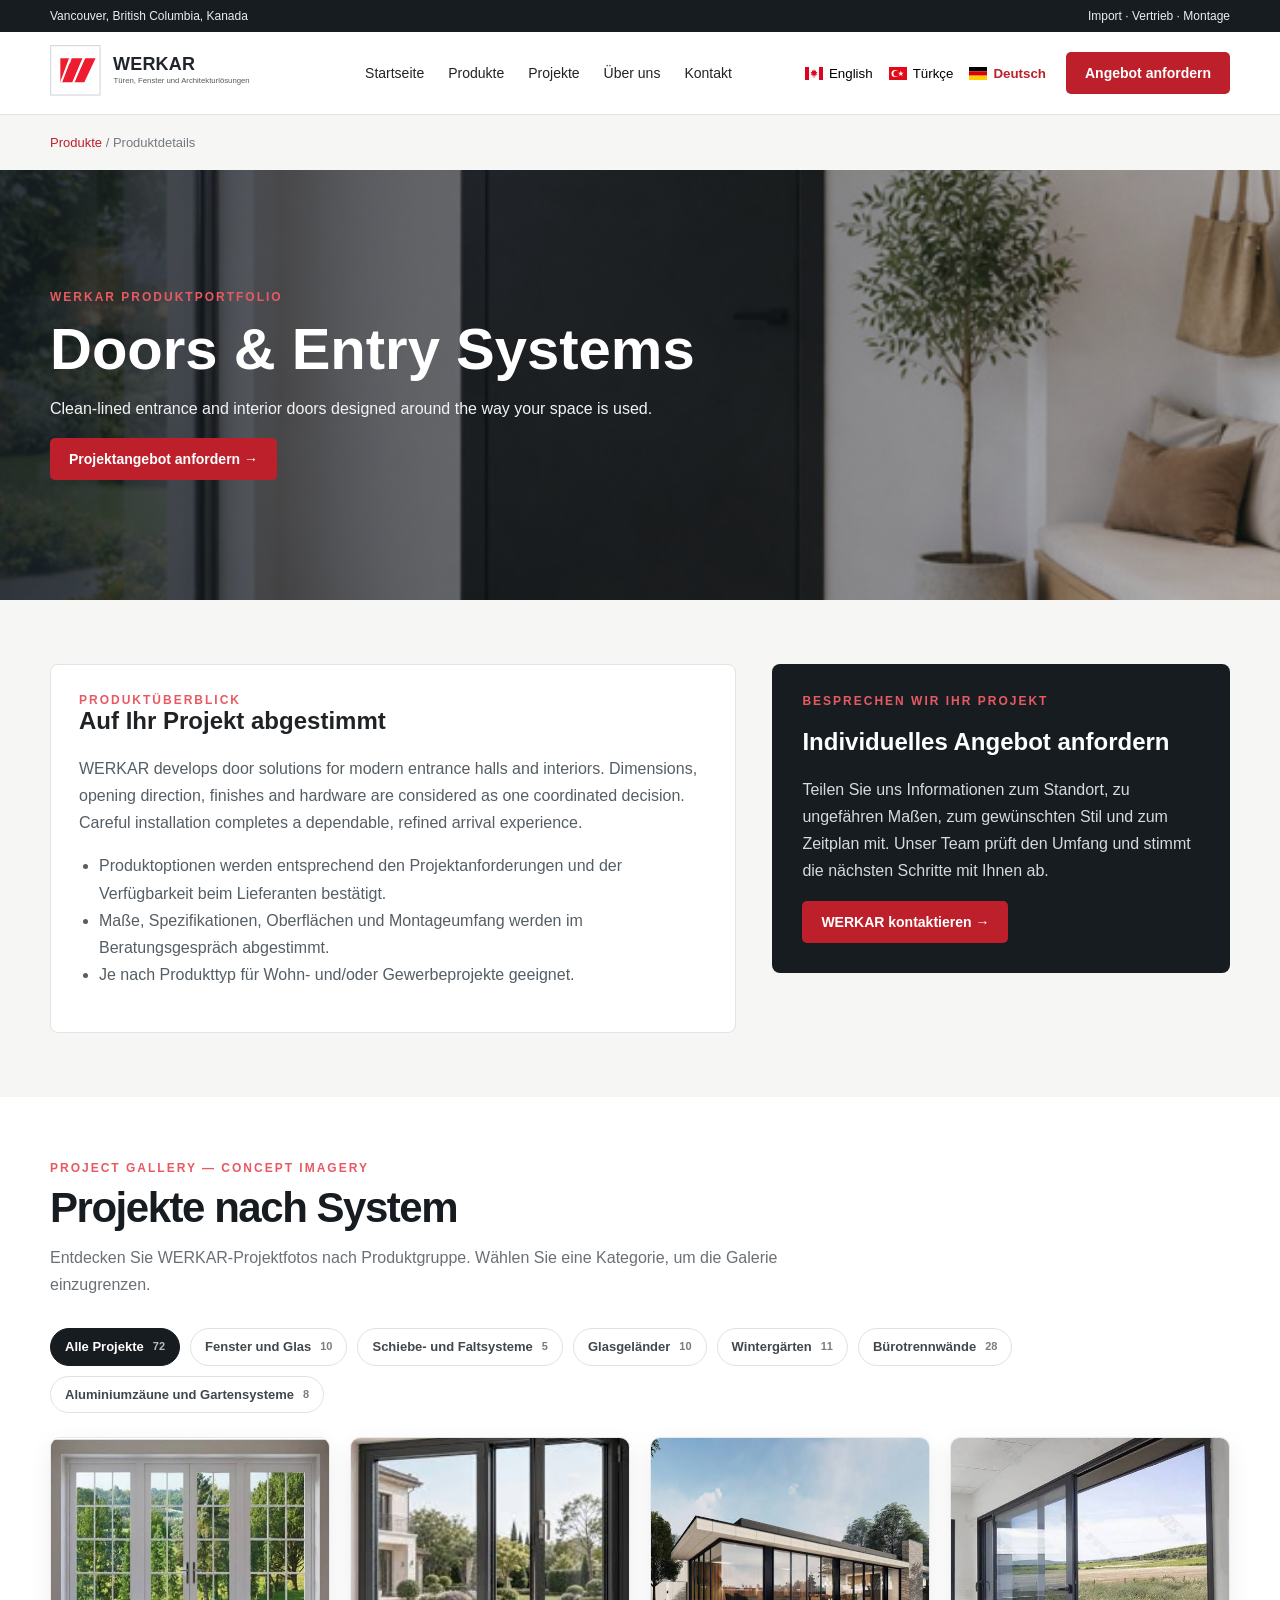
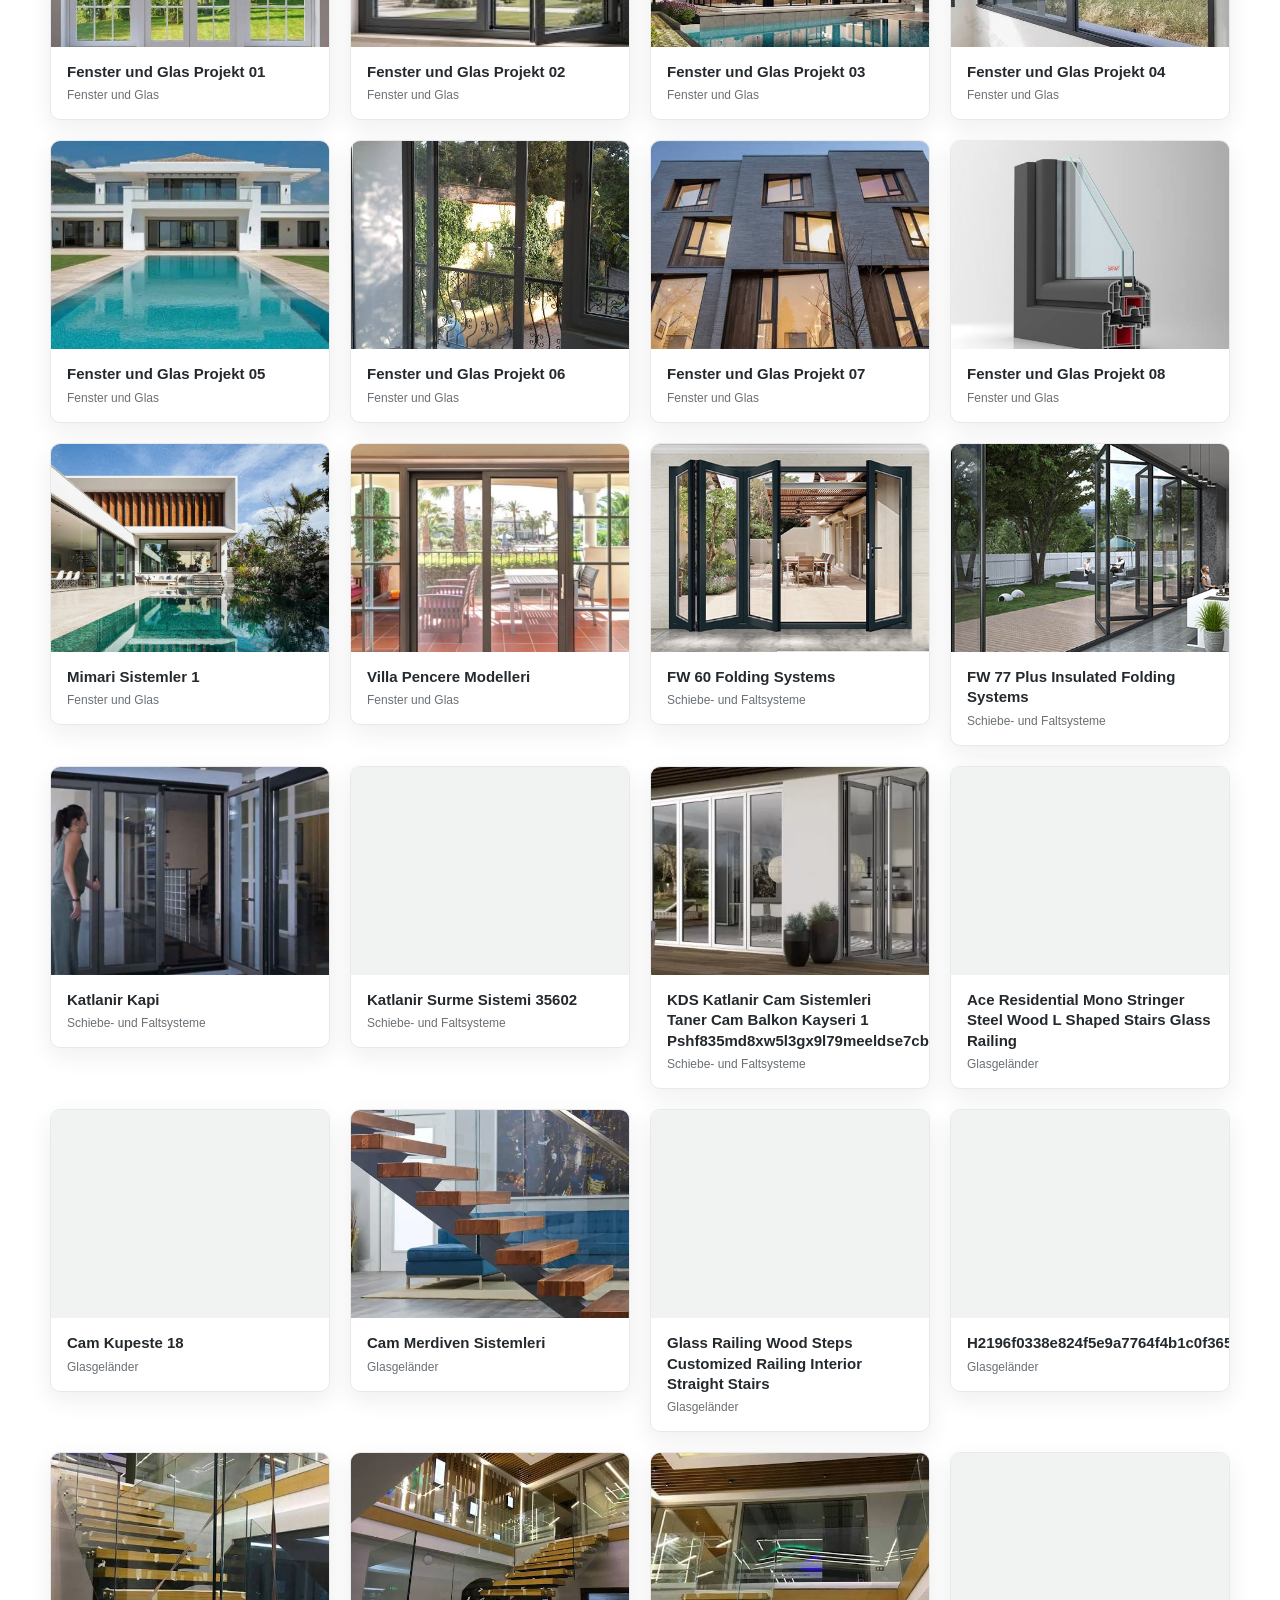
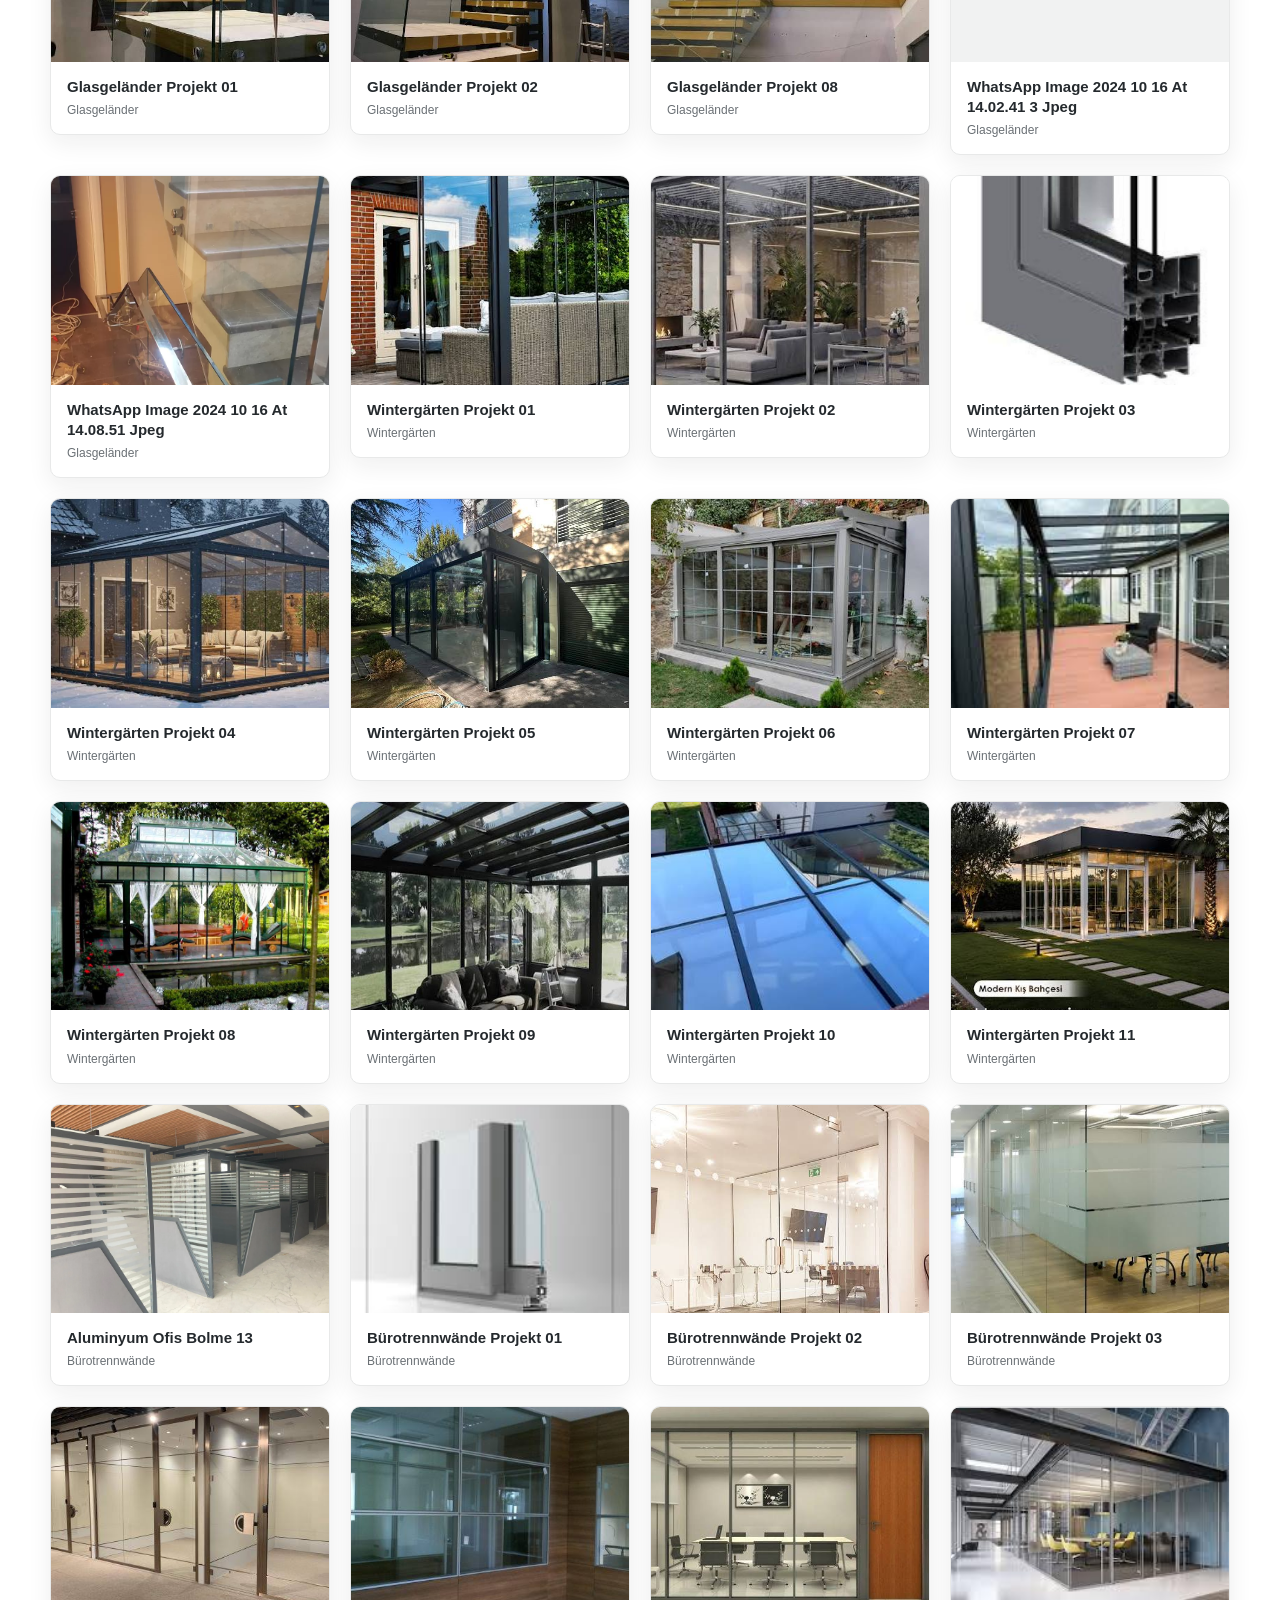
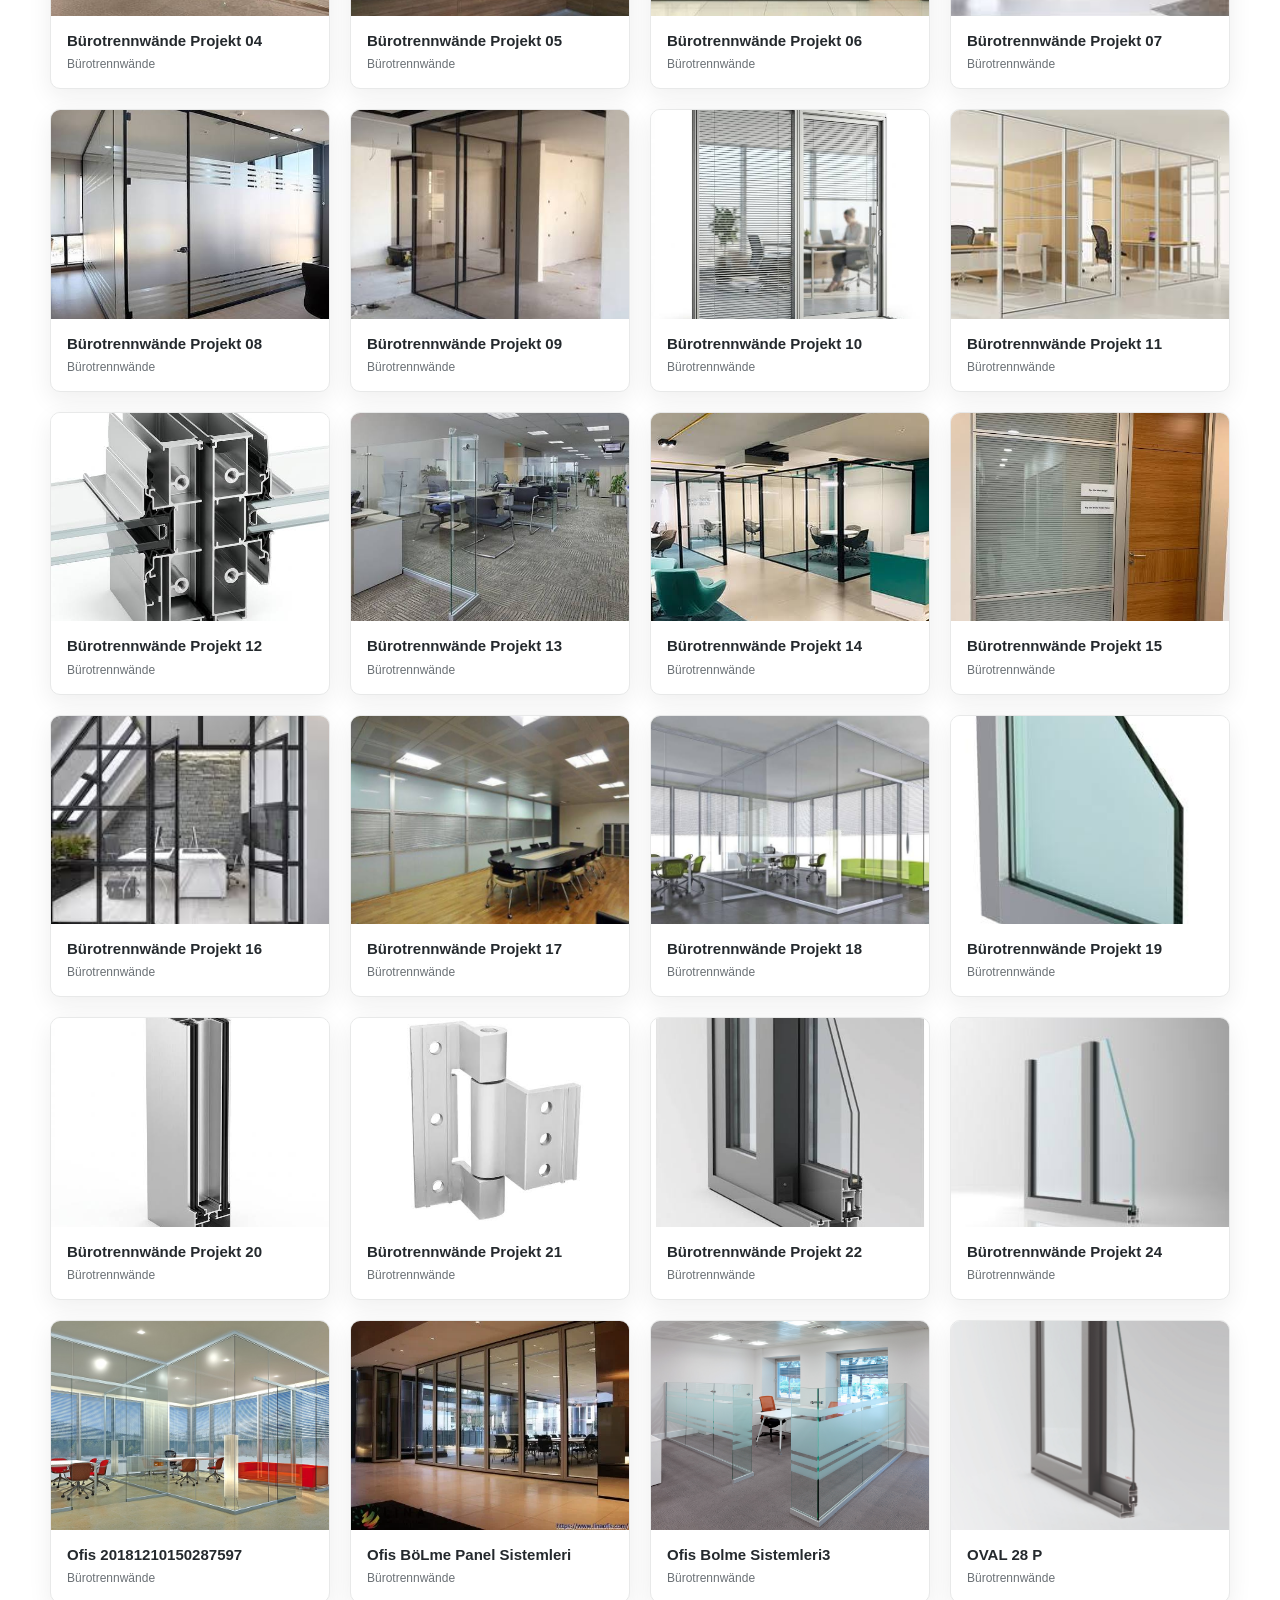
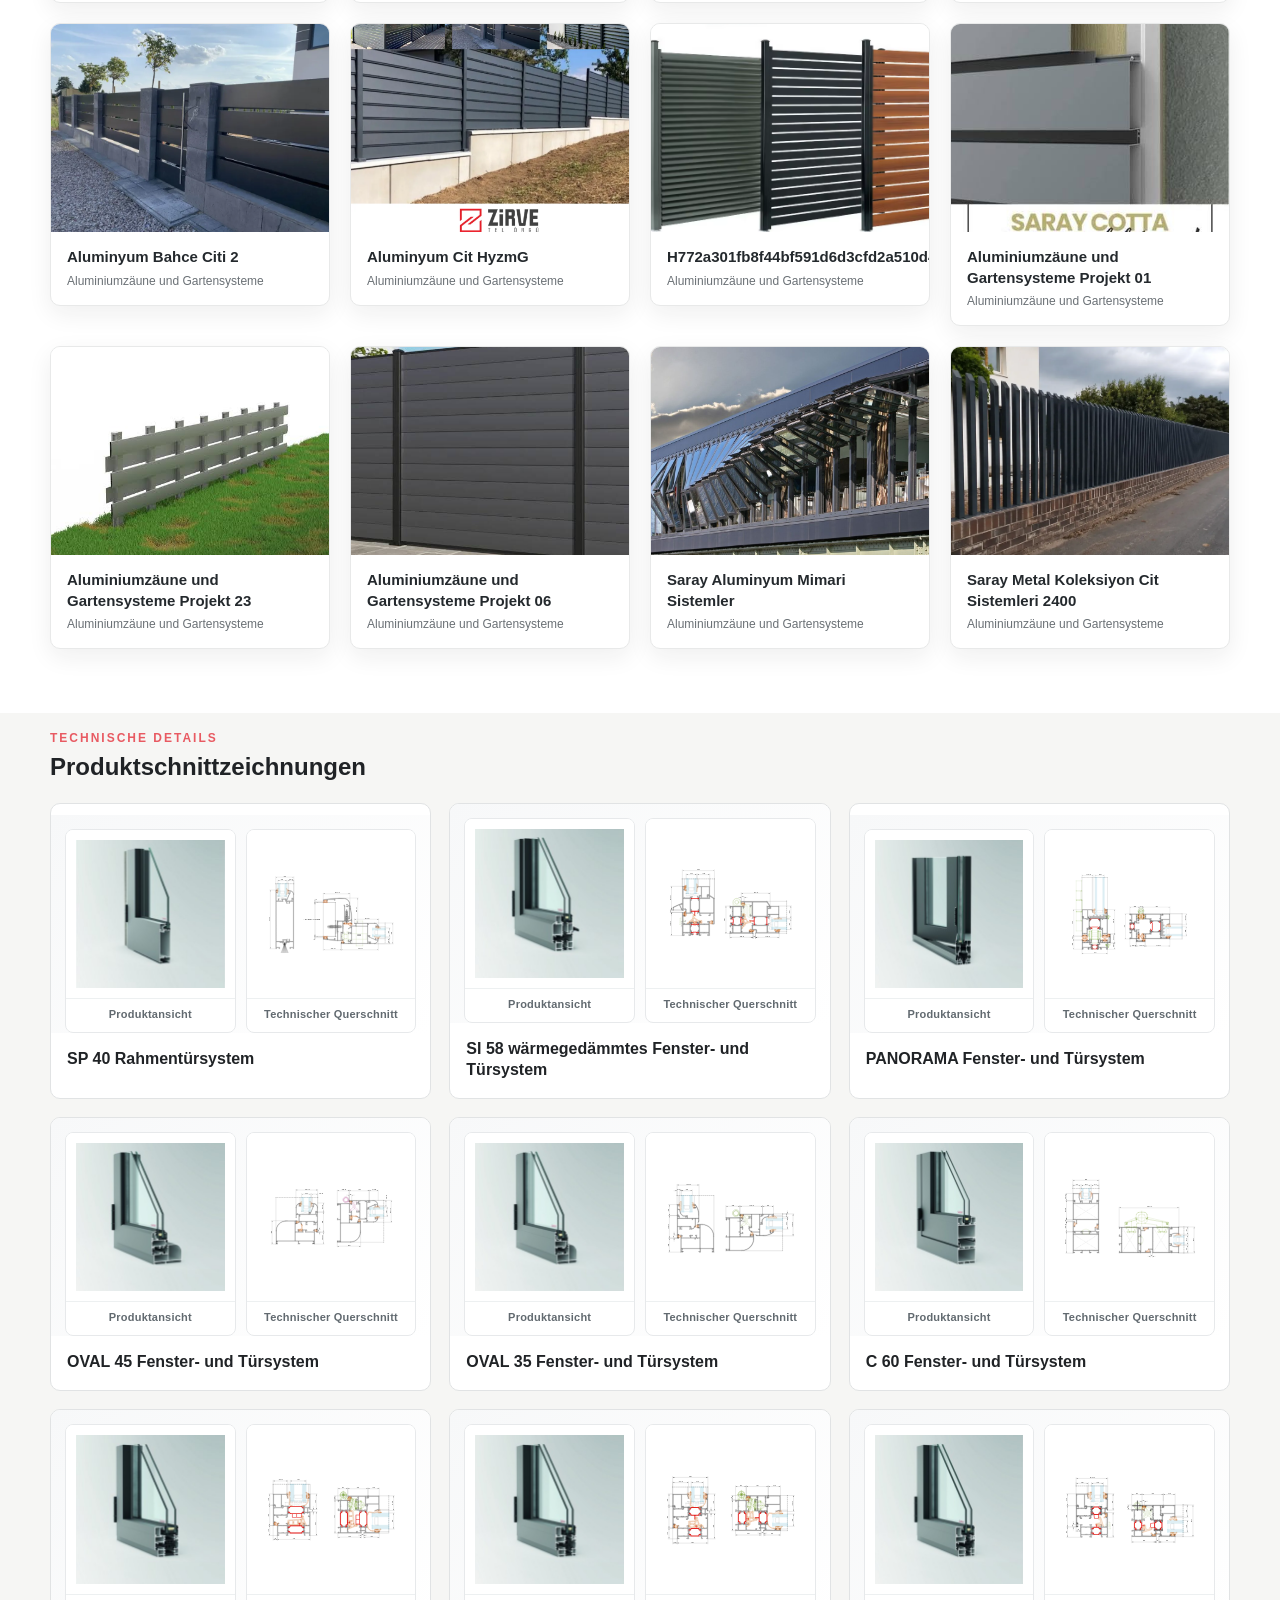
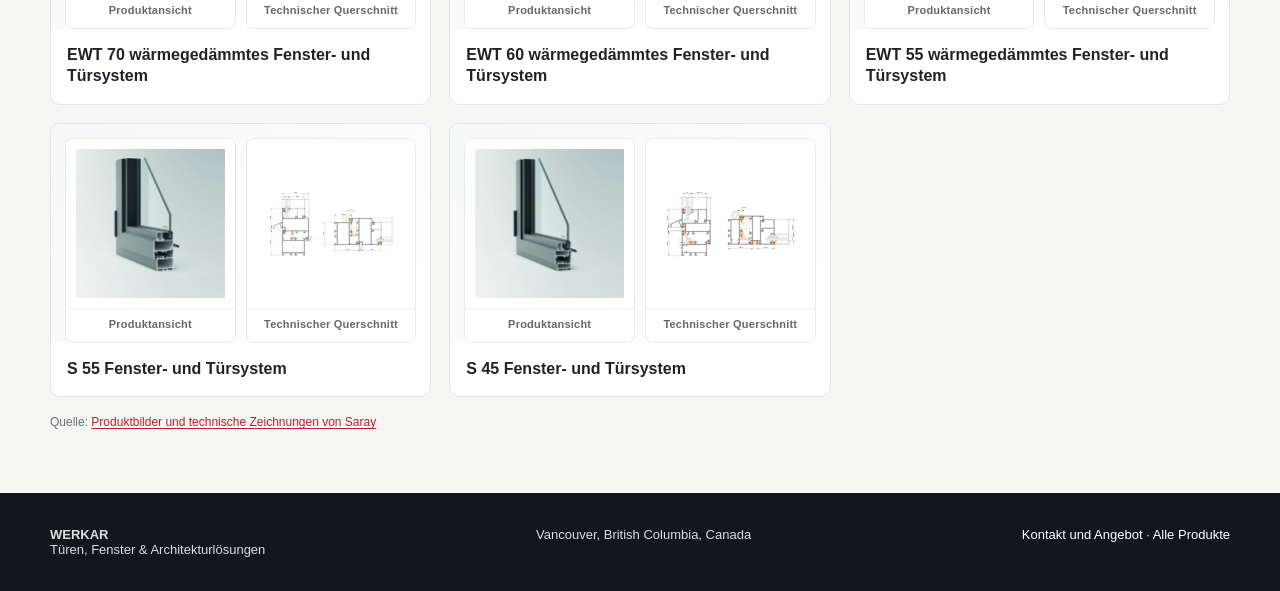
<file: product-detail.html>
<!doctype html><html lang="en"><head><meta charset="utf-8"><meta name="viewport" content="width=device-width, initial-scale=1"><meta name="description" content="WERKAR architectural products and installation coordination in Vancouver, British Columbia."><title>WERKAR | Product Details</title><style>
:root{--ink:#202326;--dark:#171c21;--red:#bd202b;--silver:#a7aaad;--paper:#f6f6f4;--muted:#6a7075;--line:#e1e3e4}*{box-sizing:border-box}body{margin:0;color:var(--ink);background:var(--paper);font-family:Inter,Arial,sans-serif}a{color:inherit;text-decoration:none}.wrap{width:min(1180px,calc(100% - 36px));margin:auto}.topline{background:var(--dark);color:#eee;font-size:12px;padding:9px 0}.topline .wrap{display:flex;justify-content:space-between;gap:12px}.header{background:#fff;border-bottom:1px solid var(--line);position:sticky;top:0;z-index:10}.nav{min-height:82px;display:flex;align-items:center;justify-content:space-between;gap:22px}.brand{font-weight:900;letter-spacing:2px;font-size:26px}.brand span{color:var(--red)}.tag{font-size:10px;letter-spacing:.3px;color:var(--muted);font-weight:500;display:block}.links{display:flex;gap:24px;font-size:14px}.links a:hover{color:var(--red)}.right{display:flex;align-items:center;gap:12px}.lang button{border:0;background:transparent;padding:8px;cursor:pointer}.lang button.active{color:var(--red);font-weight:700}.btn{display:inline-block;background:var(--red);color:#fff;border-radius:5px;padding:13px 19px;font-weight:700;font-size:14px}.hero{min-height:430px;color:white;background:linear-gradient(90deg,rgba(12,18,24,.82),rgba(12,18,24,.18)),var(--hero) center/cover;display:flex;align-items:center}.hero .wrap{padding:65px 0}.eyebrow{font-size:12px;letter-spacing:2px;text-transform:uppercase;color:#e85a62;font-weight:800}.hero h1{font-size:clamp(34px,5vw,58px);max-width:760px;line-height:1.06;margin:14px 0}.hero p{max-width:650px;line-height:1.7;color:#f2f3f4}.section{padding:64px 0}.grid{display:grid;grid-template-columns:1.2fr .8fr;gap:36px;align-items:start}.panel{background:#fff;border:1px solid var(--line);padding:28px;border-radius:8px}.panel h2{margin-top:0}.panel p,.panel li{line-height:1.7;color:#555e64}.panel ul{padding-left:20px}.callout{background:var(--dark);color:#fff;padding:30px;border-radius:8px}.callout p{color:#d7dadd;line-height:1.7}.foot{background:#11171c;color:#ddd;padding:34px 0;font-size:13px}.footrow{display:flex;justify-content:space-between;gap:18px;flex-wrap:wrap}.foot a{color:#fff}.crumb{padding:20px 0;color:#737a80;font-size:13px}.crumb a{color:var(--red)}@media(max-width:800px){.links{gap:10px;flex-wrap:wrap;justify-content:center}.nav{flex-wrap:wrap;padding:14px 0}.grid{grid-template-columns:1fr}.hero{min-height:380px}.right{margin-left:auto}.brand{font-size:22px}}@media(max-width:520px){.links{width:100%;order:3;font-size:12px}.nav{gap:12px}.btn{padding:10px 12px}.topline .wrap{flex-wrap:wrap}}
.language-flag{width:18px;height:13px;object-fit:cover;display:inline-block;vertical-align:middle;flex:none}
.lang button{display:inline-flex;align-items:center;gap:6px}
</style><link rel="stylesheet" href="css/technical-gallery.css"><link rel="stylesheet" href="css/project-gallery.css"></head><body><div class="topline"><div class="wrap"><span data-en="Vancouver, British Columbia, Canada" data-tr="Vancouver, British Columbia, Kanada">Vancouver, British Columbia, Canada</span><span data-en="Import · Sales · Installation" data-tr="İthalat · Satış · Uygulama">Import · Sales · Installation</span></div></div><header class="header"><div class="wrap nav"><a href="index.html" aria-label="WERKAR Home"><img src="images/brand/werkar-logo-acik-yatay.svg" alt="WERKAR — Doors, Windows &amp; Architectural Solutions" style="width:250px;height:70px;object-fit:contain"></a><nav class="links"><a href="index.html" data-en="Home" data-tr="Ana Sayfa">Home</a><a href="products.html" data-en="Products" data-tr="Ürünler">Products</a><a href="projects.html" data-en="Projects" data-tr="Projeler">Projects</a><a href="about.html" data-en="About Us" data-tr="Hakkımızda">About Us</a><a href="contact.html" data-en="Contact" data-tr="İletişim">Contact</a></nav><div class="right"><div class="lang"><button id="enBtn" class="active"><img class="language-flag" src="images/flags/canada.svg" alt=""> English</button><button id="trBtn"><img class="language-flag" src="images/flags/turkey.svg" alt=""> Türkçe</button><button id="deBtn"><img class="language-flag" src="images/flags/germany.svg" alt=""> Deutsch</button></div><a class="btn" href="contact.html" data-en="Get a Quote" data-tr="Teklif Al">Get a Quote</a></div></div></header><div class="wrap crumb"><a href="products.html" data-en="Products" data-tr="Ürünler">Products</a> / <span data-en="Product details" data-tr="Ürün detayları">Product details</span></div><section class="hero" id="hero"><div class="wrap"><div class="eyebrow" data-en="WERKAR PRODUCT PORTFOLIO" data-tr="WERKAR ÜRÜN PORTFÖYÜ">WERKAR PRODUCT PORTFOLIO</div><h1 id="productTitle">Architectural Solutions</h1><p id="productDesc"></p><a class="btn" id="quoteBtn" href="contact.html" data-en="Request a Project Quote →" data-tr="Proje Teklifi İste →">Request a Project Quote →</a></div></section><section class="section"><div class="wrap grid"><article class="panel"><div class="eyebrow" data-en="PRODUCT OVERVIEW" data-tr="ÜRÜN ÖZETİ">PRODUCT OVERVIEW</div><h2 data-en="Designed around your project" data-tr="Projenize göre değerlendirilir">Designed around your project</h2><p id="overview"></p><ul><li data-en="Product options are confirmed according to project requirements and supplier availability." data-tr="Ürün seçenekleri proje gereksinimleri ve tedarikçi bulunabilirliğine göre doğrulanır.">Product options are confirmed according to project requirements and supplier availability.</li><li data-en="Measurements, specifications, finishes and installation scope are reviewed during consultation." data-tr="Ölçüler, teknik özellikler, yüzey seçenekleri ve montaj kapsamı görüşme sırasında değerlendirilir.">Measurements, specifications, finishes and installation scope are reviewed during consultation.</li><li data-en="Suitable for residential and/or commercial projects, subject to product type." data-tr="Ürün türüne bağlı olarak konut ve/veya ticari projeler için değerlendirilir.">Suitable for residential and/or commercial projects, subject to product type.</li></ul></article><aside class="callout"><div class="eyebrow" data-en="LET'S DISCUSS YOUR PROJECT" data-tr="PROJENİZİ BİRLİKTE DEĞERLENDİRELİM">LET'S DISCUSS YOUR PROJECT</div><h2 data-en="Request a tailored quote" data-tr="Projenize özel teklif alın">Request a tailored quote</h2><p data-en="Tell us about the site, approximate dimensions, preferred style and timing. Our team can review the scope and follow up about next steps." data-tr="Alan, yaklaşık ölçüler, tercih ettiğiniz tasarım ve zamanlama hakkında bilgi verin. Proje kapsamını değerlendirip sonraki adımlar için sizinle iletişime geçebiliriz.">Tell us about the site, approximate dimensions, preferred style and timing. Our team can review the scope and follow up about next steps.</p><a class="btn" id="quoteBtn2" href="contact.html" data-en="Contact WERKAR →" data-tr="WERKAR ile İletişim →">Contact WERKAR →</a></aside></div></section><section id="projectGallerySection" class="section project-gallery-section"><div class="wrap"><div class="project-gallery-heading"><div class="eyebrow" data-en="PROJECT GALLERY — CONCEPT IMAGERY" data-tr="PROJE GALERİSİ — KONSEPT GÖRSELLER">PROJECT GALLERY — CONCEPT IMAGERY</div><h2 data-en="Projects by system" data-tr="Sistemlere Göre Projeler">Projects by system</h2><p data-en="Explore WERKAR project photographs by product group. Select a category to focus the gallery." data-tr="WERKAR proje görsellerini ürün gruplarına göre inceleyin. Galeriyi daraltmak için bir kategori seçin.">Explore WERKAR project photographs by product group. Select a category to focus the gallery.</p></div><div id="projectGalleryFilters" class="project-gallery-filters" role="group" aria-label="Project categories"></div><div id="projectGalleryGrid" class="project-gallery-grid" aria-live="polite"></div></div></section><dialog id="projectGalleryDialog" class="project-gallery-dialog" aria-labelledby="projectGalleryDialogTitle"><button type="button" id="projectGalleryClose" class="project-gallery-close" aria-label="Close image">×</button><img id="projectGalleryDialogImage" alt=""><h2 id="projectGalleryDialogTitle"></h2></dialog><section id="technicalSection" class="section technical-section" hidden><div class="wrap"><div class="eyebrow" data-en="Technical Details" data-tr="Teknik Detaylar">Technical Details</div><h2 data-en="Product Cross-Sections" data-tr="Ürün Kesitleri">Product Cross-Sections</h2><div id="technicalGrid" class="technical-grid" aria-live="polite"></div><p class="technical-source"><span data-en="Source" data-tr="Kaynak">Source</span>: <a href="https://saray.com/anasayfa/aluminyum-ekstruzyon/mimari-sistemler/" target="_blank" rel="noopener noreferrer" data-en="Saray product images and technical drawings" data-tr="Saray ürün görselleri ve teknik çizimleri">Saray product images and technical drawings</a></p></div></section><dialog id="technicalDialog" class="technical-dialog" aria-labelledby="technicalDialogTitle"><button type="button" class="technical-dialog-close" id="technicalDialogClose" data-en="Close" data-tr="Kapat">Close</button><h2 id="technicalDialogTitle"></h2><div class="technical-dialog-pair"><figure><img id="technicalDialogProductImage" alt=""><figcaption id="technicalDialogProductLabel" data-en="Product view" data-tr="Ürün görseli">Product view</figcaption></figure><figure><img id="technicalDialogImage" alt=""><figcaption id="technicalDialogTechnicalLabel" data-en="Technical cross-section" data-tr="Teknik kesit">Technical cross-section</figcaption></figure></div></dialog><footer class="foot"><div class="wrap footrow"><div><strong>WERKAR</strong><br><span data-en="Doors, Windows & Architectural Solutions" data-tr="Kapı, Pencere ve Mimari Çözümler">Doors, Windows &amp; Architectural Solutions</span></div><div>Vancouver, British Columbia, Canada</div><div><a href="contact.html" data-en="Contact & Quote" data-tr="İletişim ve Teklif">Contact &amp; Quote</a> · <a href="products.html" data-en="All Products" data-tr="Tüm Ürünler">All Products</a></div></div></footer><script>
const catalog={"doors": {"en": "Doors & Entry Systems", "tr": "Kapı ve Giriş Sistemleri", "descEn": "Elegant entry and interior door solutions for residential and commercial projects.", "descTr": "Konut ve ticari projeler için giriş kapıları ve iç kapı çözümleri.", "overviewEn": "Entry and interior doors. WERKAR coordinates product sourcing, sales and installation planning around your project scope in Vancouver and surrounding communities.", "overviewTr": "Giriş ve iç kapılar. WERKAR, Vancouver ve çevresindeki projelerinizin kapsamına göre ürün tedariki, satış ve montaj planlamasını koordine eder.", "image": "images/site/remote-31.jpg"}, "windows": {"en": "Windows & Frames", "tr": "Pencere ve Doğrama Sistemleri", "descEn": "Contemporary window systems designed around daylight, comfort and architectural style.", "descTr": "Doğal ışık, konfor ve mimari estetik odağında modern pencere sistemleri.", "overviewEn": "Windows, frames and daylight. WERKAR coordinates product sourcing, sales and installation planning around your project scope in Vancouver and surrounding communities.", "overviewTr": "Pencereler, doğrama ve doğal ışık. WERKAR, Vancouver ve çevresindeki projelerinizin kapsamına göre ürün tedariki, satış ve montaj planlamasını koordine eder.", "image": "images/site/remote-27.jpg"}, "sliding-folding": {"en": "Sliding & Folding Systems", "tr": "Sürme ve Katlanır Sistemler", "descEn": "Space-conscious glass and aluminum systems for patios and wide architectural openings.", "descTr": "Teraslar ve geniş mimari açıklıklar için cam ve alüminyum sistemler.", "overviewEn": "Wide openings, seamless transitions. WERKAR coordinates product sourcing, sales and installation planning around your project scope in Vancouver and surrounding communities.", "overviewTr": "Geniş açıklıklar, kesintisiz geçişler. WERKAR, Vancouver ve çevresindeki projelerinizin kapsamına göre ürün tedariki, satış ve montaj planlamasını koordine eder.", "image": "images/site/remote-23.jpg"}, "facades": {"en": "Curtain Walls & Cladding", "tr": "Giydirme Cephe ve Kaplama", "descEn": "Architectural glazing and exterior cladding concepts for modern residential and commercial buildings.", "descTr": "Modern konut ve ticari yapılar için mimari cam cephe ve dış cephe kaplama çözümleri.", "overviewEn": "Architectural building envelopes. WERKAR coordinates product sourcing, sales and installation planning around your project scope in Vancouver and surrounding communities.", "overviewTr": "Mimari bina kabuğu çözümleri. WERKAR, Vancouver ve çevresindeki projelerinizin kapsamına göre ürün tedariki, satış ve montaj planlamasını koordine eder.", "image": "images/site/remote-08.jpg"}, "glass-aluminum": {"en": "Glass & Aluminum Solutions", "tr": "Cam ve Alüminyum Çözümleri", "descEn": "Versatile glass and aluminum applications for interiors, partitions and building envelopes.", "descTr": "İç mekânlar, bölmeler ve bina kabuğu için çok yönlü cam ve alüminyum uygulamaları.", "overviewEn": "Glass, aluminum and interior applications. WERKAR coordinates product sourcing, sales and installation planning around your project scope in Vancouver and surrounding communities.", "overviewTr": "Cam, alüminyum ve iç mekân uygulamaları. WERKAR, Vancouver ve çevresindeki projelerinizin kapsamına göre ürün tedariki, satış ve montaj planlamasını koordine eder.", "image": "images/site/remote-12.jpg"}, "bioclimatic-pergolas": {"en": "Bioclimatic Pergolas", "tr": "Bioklimatik Pergolalar", "descEn": "Adjustable-louver pergola concepts for flexible outdoor comfort. Specifications are confirmed per project.", "descTr": "Esnek dış mekân konforu için ayarlanabilir lamelli pergola çözümleri. Teknik özellikler proje bazında doğrulanır.", "overviewEn": "Adjustable-louver outdoor living. WERKAR coordinates product sourcing, sales and installation planning around your project scope in Vancouver and surrounding communities.", "overviewTr": "Ayarlanabilir lamelli dış mekân sistemleri. WERKAR, Vancouver ve çevresindeki projelerinizin kapsamına göre ürün tedariki, satış ve montaj planlamasını koordine eder.", "image": "images/site/remote-16.jpg"}, "retractable-pergolas": {"en": "Retractable Pergolas", "tr": "Açılır-Kapanır Pergolalar", "descEn": "Retractable roof and shade concepts for patios, terraces and hospitality venues.", "descTr": "Veranda, teras ve konaklama işletmeleri için açılır-kapanır çatı ve gölgelendirme çözümleri.", "overviewEn": "Flexible shade for patios and terraces. WERKAR coordinates product sourcing, sales and installation planning around your project scope in Vancouver and surrounding communities.", "overviewTr": "Veranda ve teraslar için esnek gölgelendirme. WERKAR, Vancouver ve çevresindeki projelerinizin kapsamına göre ürün tedariki, satış ve montaj planlamasını koordine eder.", "image": "images/site/remote-31.jpg"}, "awnings": {"en": "Awnings & Sun Shading", "tr": "Tente ve Gölgelendirme", "descEn": "Shading options for residential and commercial outdoor areas, selected to suit the site and use.", "descTr": "Konut ve ticari dış mekânlar için alana ve kullanım amacına göre seçilen gölgelendirme çözümleri.", "overviewEn": "Shade designed around your space. WERKAR coordinates product sourcing, sales and installation planning around your project scope in Vancouver and surrounding communities.", "overviewTr": "Alanınıza uygun gölgelendirme. WERKAR, Vancouver ve çevresindeki projelerinizin kapsamına göre ürün tedariki, satış ve montaj planlamasını koordine eder.", "image": "images/site/remote-39.webp"}, "winter-gardens": {"en": "Winter Gardens & Glass Enclosures", "tr": "Kış Bahçeleri ve Cam Kapamalar", "descEn": "Glass-enclosed spaces for terraces and gardens, planned around the building and project requirements.", "descTr": "Bina ve proje gereksinimlerine göre planlanan teras ve bahçe cam kapama çözümleri.", "overviewEn": "Bring the outdoors closer. WERKAR coordinates product sourcing, sales and installation planning around your project scope in Vancouver and surrounding communities.", "overviewTr": "Dış mekânı yaşam alanınıza taşıyın. WERKAR, Vancouver ve çevresindeki projelerinizin kapsamına göre ürün tedariki, satış ve montaj planlamasını koordine eder.", "image": "images/site/remote-31.jpg"}, "shower-interior-glass": {"en": "Shower Cabins & Interior Glass", "tr": "Duş Kabinleri ve İç Cam Sistemleri", "descEn": "Interior glass solutions and shower enclosures for residential and commercial spaces.", "descTr": "Konut ve ticari alanlar için iç cam çözümleri ve duş kabinleri.", "overviewEn": "Clean lines for modern interiors. WERKAR coordinates product sourcing, sales and installation planning around your project scope in Vancouver and surrounding communities.", "overviewTr": "Modern iç mekânlar için yalın çizgiler. WERKAR, Vancouver ve çevresindeki projelerinizin kapsamına göre ürün tedariki, satış ve montaj planlamasını koordine eder.", "image": "images/site/remote-20.jpg"}, "stairs-railings": {"en": "Stairs & Railings", "tr": "Merdiven ve Korkuluklar", "descEn": "Stair and railing concepts combining contemporary design and project-specific requirements.", "descTr": "Çağdaş tasarımı ve projeye özel gereksinimleri bir araya getiren merdiven ve korkuluk çözümleri.", "overviewEn": "Architectural details with purpose. WERKAR coordinates product sourcing, sales and installation planning around your project scope in Vancouver and surrounding communities.", "overviewTr": "İşlevsel mimari detaylar. WERKAR, Vancouver ve çevresindeki projelerinizin kapsamına göre ürün tedariki, satış ve montaj planlamasını koordine eder.", "image": "images/site/remote-27.jpg"}, "renovation-custom": {"en": "Renovation & Custom Projects", "tr": "Renovasyon ve Özel Projeler", "descEn": "Product sourcing, site measurement, project coordination and installation planning for tailored renovations.", "descTr": "Özel renovasyonlar için ürün tedariki, yerinde ölçüm, proje koordinasyonu ve montaj planlaması.", "overviewEn": "Tailored solutions, coordinated delivery. WERKAR coordinates product sourcing, sales and installation planning around your project scope in Vancouver and surrounding communities.", "overviewTr": "Projeye özel çözümler ve koordineli uygulama. WERKAR, Vancouver ve çevresindeki projelerinizin kapsamına göre ürün tedariki, satış ve montaj planlamasını koordine eder.", "image": "images/site/remote-16.jpg"}};/* WERKAR_SYNCHRONIZED_CATALOG */Object.assign(catalog,{"doors":{"en":"Doors & Entry Systems","descEn":"Clean-lined entrance and interior doors designed around the way your space is used.","overviewEn":"WERKAR develops door solutions for modern entrance halls and interiors. Dimensions, opening direction, finishes and hardware are considered as one coordinated decision. Careful installation completes a dependable, refined arrival experience.","descTr":"Mekânınızın kullanımına göre tasarlanan yalın çizgili giriş ve iç kapılar.","image":"images/site/remote-42.jpg","overviewTr":"WERKAR, modern antreler ve iç mekânlar için kapı çözümleri geliştirir. Ölçü, açılım yönü, yüzey ve donanım tek bir koordineli karar olarak ele alınır. Özenli montaj, güvenilir ve rafine bir giriş deneyimi sağlar.","tr":"Kapı ve Giriş Sistemleri"},"windows":{"en":"Windows & Frames","descEn":"Slim aluminium windows that bring daylight, garden views and comfort into the interior.","overviewEn":"Black aluminium frames give the room a precise, contemporary outline while keeping the garden view open. Glazing, opening type and thermal performance are reviewed around your project. The finished system balances visual calm with everyday performance.","descTr":"Gün ışığını, bahçe manzarasını ve konforu iç mekâna taşıyan ince alüminyum pencereler.","image":"images/site/remote-41.jpg","overviewTr":"Siyah alüminyum doğramalar, bahçe manzarasını açık tutarken mekâna çağdaş ve net bir çerçeve kazandırır. Cam seçimi, açılım tipi ve ısı performansı projenize göre değerlendirilir. Tamamlanan sistem, görsel sadeliği günlük performansla dengeler.","tr":"Pencere ve Doğrama Sistemleri"},"sliding-folding":{"en":"Sliding & Folding Systems","descEn":"Wide-opening glass systems that create a smooth transition between interior living and the terrace.","overviewEn":"Sliding and folding glass panels open a villa living area towards the poolside terrace or garden. Slim profiles preserve sightlines while the opening layout is planned around daily use. The system creates an easy relationship between indoor and outdoor living.","descTr":"İç yaşam alanı ile teras arasında akıcı geçiş sağlayan geniş açılı cam sistemler.","image":"images/products/sliding-folding-systems.jpg","overviewTr":"Sürme ve katlanır cam paneller, villa yaşam alanını havuz başı terasa veya bahçeye açar. İnce profiller görüşü korurken açılım düzeni günlük kullanıma göre planlanır. Sistem, iç ve dış yaşam arasında kolay bir ilişki kurar.","tr":"Sürme ve Katlanır Sistemler"},"office-partitions":{"en":"Office Partition Systems","descEn":"Transparent glass partitions for organised, light-filled and flexible workplaces.","overviewEn":"Glass partitions define focused work areas and meeting rooms without losing daylight or visual connection. Acoustic and privacy options can be selected for each zone. The finished layout supports a flexible, professional workplace.","descTr":"Düzenli, aydınlık ve esnek çalışma alanları için şeffaf cam bölmeler.","image":"images/site/remote-35.jpg","overviewTr":"Cam bölmeler, gün ışığını ve görsel bağı kaybetmeden odak alanları ile toplantı odalarını tanımlar. Her alan için akustik ve mahremiyet seçenekleri belirlenebilir. Tamamlanan yerleşim, esnek ve profesyonel bir çalışma ortamını destekler.","tr":"Ofis Bölme Sistemleri"},"shower-interior-glass":{"en":"Modern Glass Shower Enclosures","descEn":"Frameless tempered-glass shower enclosures with clean profiles and carefully finished seals.","overviewEn":"Frameless tempered-glass enclosures create a bright and uncluttered bathroom. Profile, hinge and sealing details are specified for the room and opening type. Precise installation supports everyday comfort and straightforward cleaning.","descTr":"Temiz profiller ve özenli sızdırmazlık detaylarıyla çerçevesiz temperli cam duşakabinler.","image":"images/site/remote-37.jpg","overviewTr":"Çerçevesiz temperli cam duşakabinler, aydınlık ve yalın bir banyo oluşturur. Profil, menteşe ve sızdırmazlık detayları mekâna ve açılım tipine göre belirlenir. Hassas montaj, günlük konforu ve kolay temizliği destekler.","tr":"Modern Cam Duşakabin"},"installation":{"en":"Professional Installation & Setup","descEn":"Measured, levelled and sealed installation work for dependable architectural systems.","overviewEn":"WERKAR plans installation around accurate measurements, level alignment and clean junction details. Sealing and functional checks are completed before handover. This controlled process supports reliable long-term performance.","descTr":"Güvenilir mimari sistemler için ölçülü, terazili ve sızdırmaz montaj uygulaması.","image":"images/site/remote-14.jpg","overviewTr":"WERKAR montajı doğru ölçü, terazi ayarı ve temiz birleşim detaylarıyla planlar. Teslimden önce sızdırmazlık ve fonksiyon kontrolleri tamamlanır. Bu kontrollü süreç, uzun vadede güvenilir performansı destekler.","tr":"Profesyonel Montajlama ve Kurulum"}});catalog.awnings={en:"Awnings & Sun Shading",tr:"Tente ve Gölgelendirme Sistemleri",descEn:"Motorised awnings and bioclimatic shading designed for refined terraces and hospitality settings.",descTr:"Rafine teraslar ve konaklama alanları için tasarlanan motorlu tente ve biyoklimatik gölgelendirme çözümleri.",overviewEn:"WERKAR designs awnings and shading systems around the orientation, use pattern and architectural character of the outdoor setting. Motorised operation, durable fabrics and clean drainage details are coordinated as one system. The result is a more comfortable terrace with a polished contemporary presence.",overviewTr:"WERKAR, tente ve gölgelendirme sistemlerini dış mekânın yönü, kullanım biçimi ve mimari karakteriyle birlikte tasarlar. Motorlu çalışma, dayanıklı kumaşlar ve temiz yağmur tahliye detayları tek sistem olarak koordine edilir. Sonuç, daha konforlu ve çağdaş bir karaktere sahip bir terastır.",image:"images/site/remote-39.webp"};Object.assign(catalog,{"aluminium-fences-garden":{"en":"Aluminium Fences & Garden Systems","tr":"Alüminyum Çit ve Bahçe Sistemleri","descEn":"Refined aluminium fence and garden-boundary systems designed for privacy, durability and a coherent exterior finish.","descTr":"Gizlilik, dayanıklılık ve uyumlu dış mekân görünümü için tasarlanan rafine alüminyum çit ve bahçe sınır sistemleri.","overviewEn":"WERKAR coordinates aluminium fences and garden systems around site levels, privacy requirements, access points and the architectural character of the property. Profile layout, finish and fixing details are selected as a coherent exterior system. The result is a durable, low-maintenance boundary with a refined architectural presence.","overviewTr":"WERKAR; alüminyum çit ve bahçe sistemlerini arazi kotları, gizlilik gereksinimleri, geçiş noktaları ve yapının mimari karakteriyle birlikte planlar. Profil düzeni, yüzey ve sabitleme detayları uyumlu bir dış mekân sistemi olarak seçilir. Sonuç, uzun ömürlü, düşük bakım gerektiren ve mimari değeri yüksek bir sınır çözümüdür.","image":"images/projects/11-aluminyum-cit-ve-bahce-sistemleri/saray-aluminyum-mimari-sistemler-1024x683.jpg"}});const params=new URLSearchParams(location.search);let item=params.get('product')||'doors';let lang='en';try{lang=localStorage.getItem('werkarLang')||'en'}catch(e){}function render(){const p=catalog[item]||catalog.doors;document.documentElement.lang=lang;document.querySelectorAll('[data-en]').forEach(el=>{const v=el.getAttribute('data-'+lang);if(v!==null)el.innerHTML=v});document.getElementById('productTitle').textContent=p[lang==='tr'?'tr':'en'];document.getElementById('productDesc').textContent=p[lang==='tr'?'descTr':'descEn'];document.getElementById('overview').textContent=p[lang==='tr'?'overviewTr':'overviewEn'];document.getElementById('hero').style.setProperty('--hero',`url("${p.image}")`);document.getElementById('quoteBtn').href='contact.html?product='+encodeURIComponent(item);document.getElementById('quoteBtn2').href='contact.html?product='+encodeURIComponent(item);document.getElementById('enBtn').classList.toggle('active',lang==='en');document.getElementById('trBtn').classList.toggle('active',lang==='tr')}document.getElementById('enBtn').onclick=()=>{lang='en';try{localStorage.setItem('werkarLang',lang)}catch(e){}render()};document.getElementById('trBtn').onclick=()=>{lang='tr';try{localStorage.setItem('werkarLang',lang)}catch(e){}render()};render();
</script><script src="js/technical-gallery.js"></script><script src="js/projects-gallery-data.js"></script><script src="js/project-gallery.js"></script><script src="js/language-de.js"></script><script src="js/language-session.js"></script>
<script src="js/language-brand.js"></script></body></html>
</file>
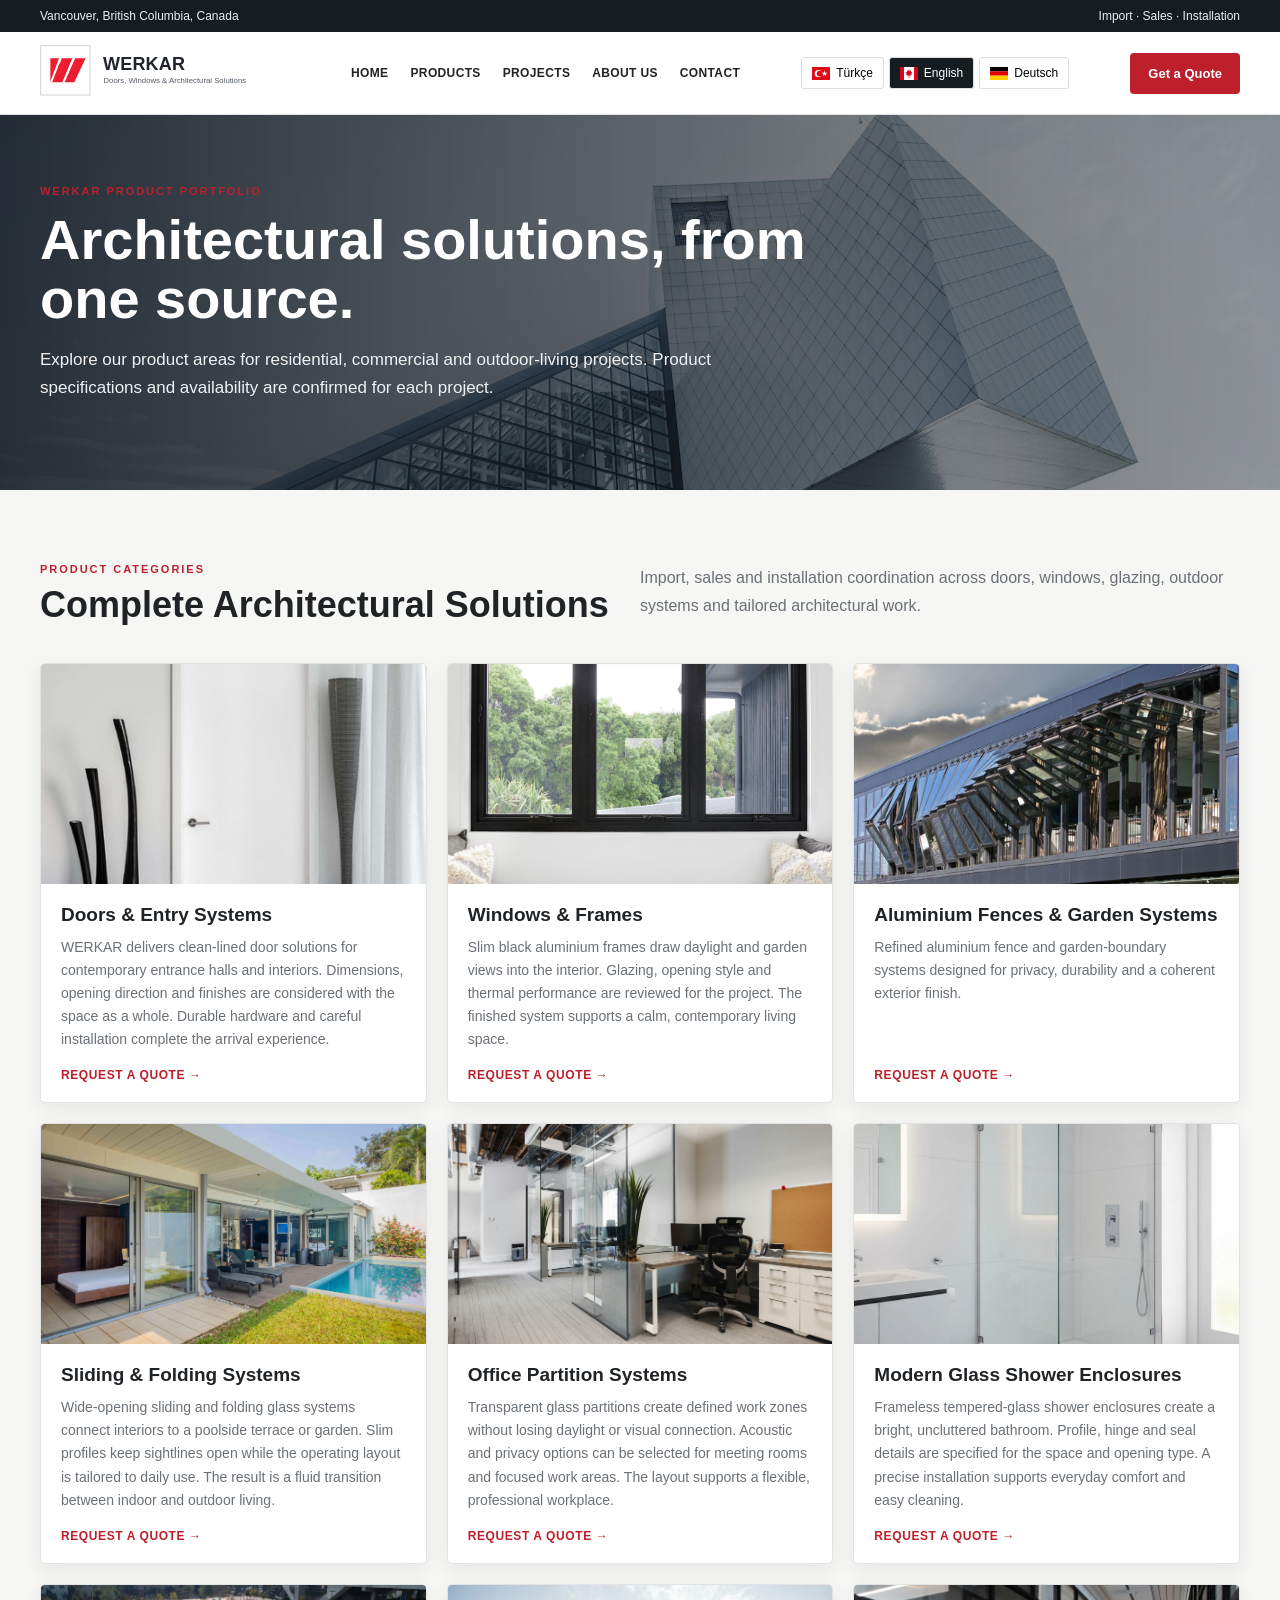
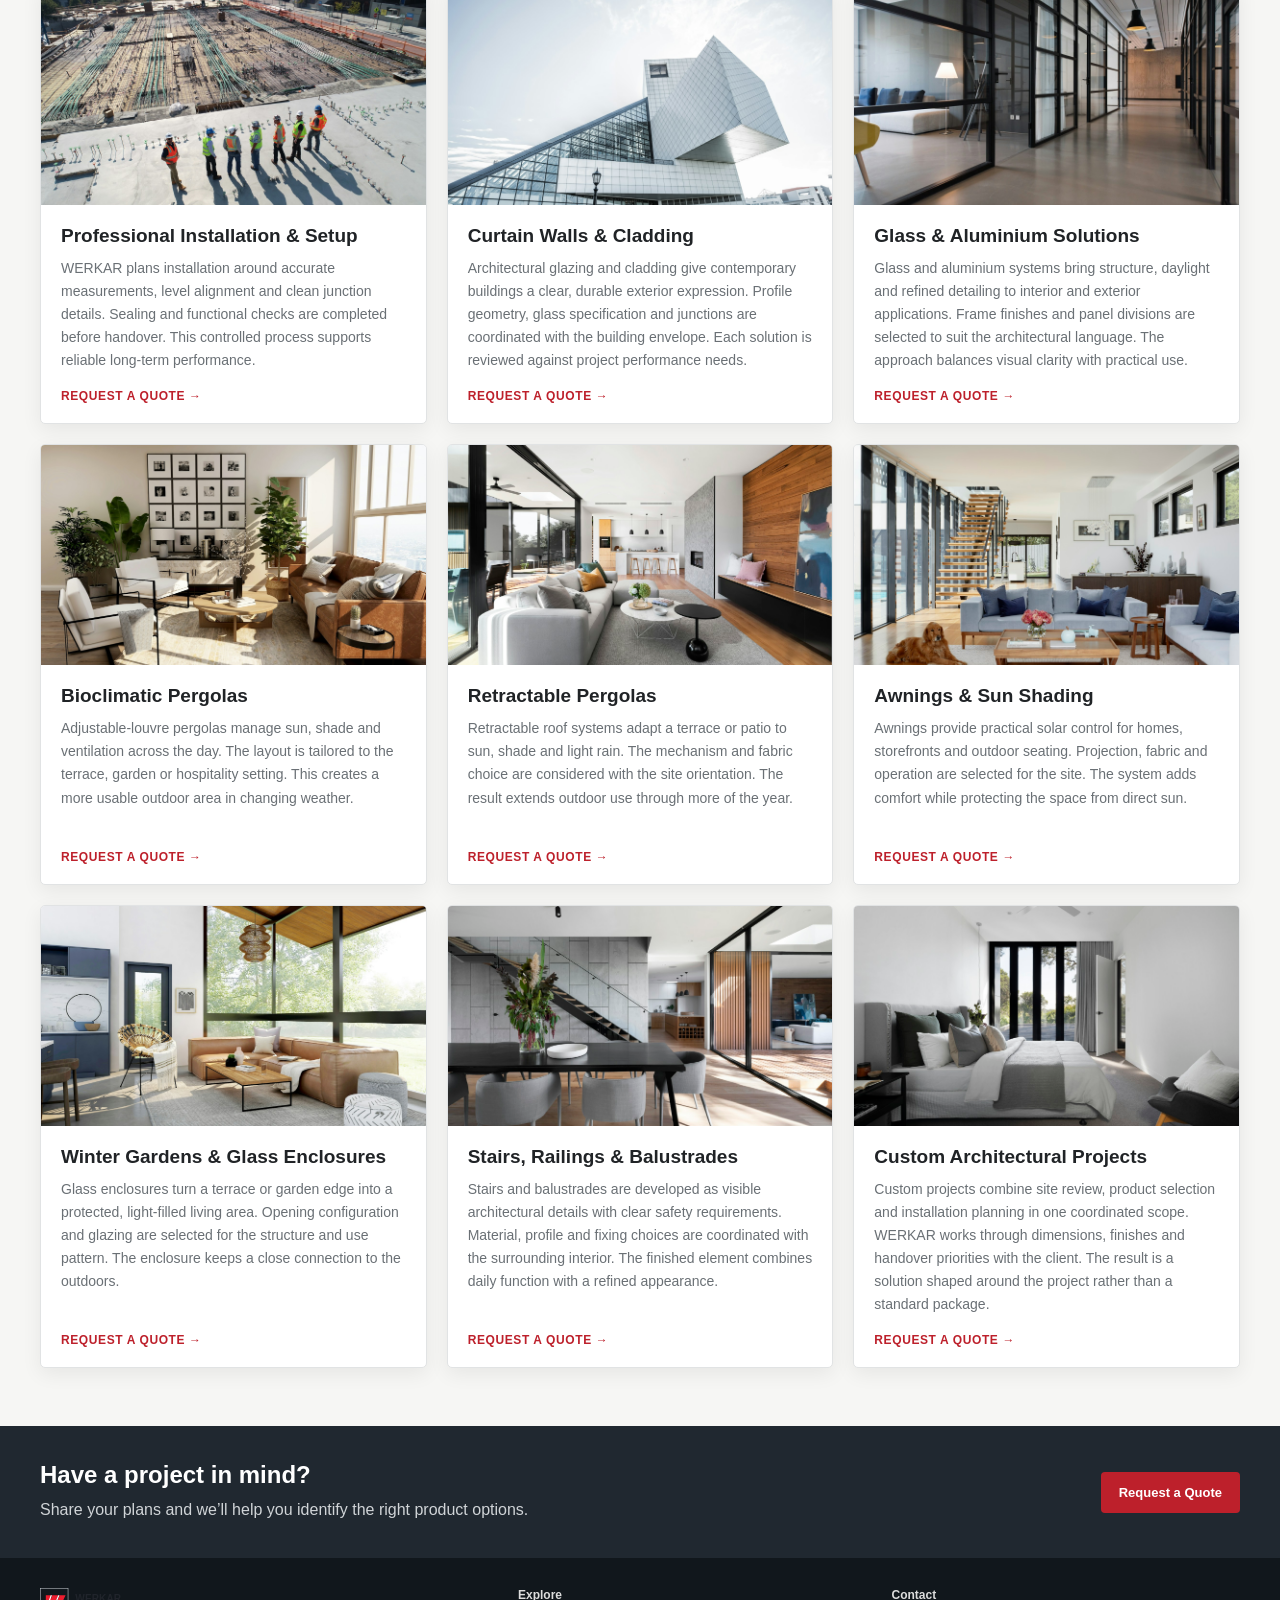
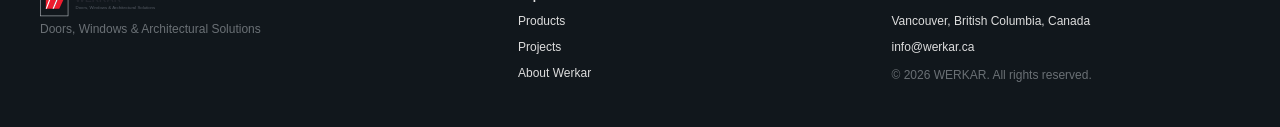
<file: products.html>
<!doctype html><html lang="en"><head><meta charset="utf-8"><meta name="viewport" content="width=device-width,initial-scale=1"><meta name="description" content="Explore Werkar door, window, glazing, pergola, shading and architectural product categories."><title>WERKAR | Products</title><style>
:root{--ink:#202326;--dark:#171c21;--red:#bd202b;--silver:#a7aaad;--paper:#f6f6f4;--muted:#6a7075;--line:#e1e3e4}*{box-sizing:border-box}html{scroll-behavior:smooth}body{margin:0;color:var(--ink);background:var(--paper);font-family:Inter,Arial,sans-serif}a{color:inherit;text-decoration:none}.wrap{width:min(1200px,calc(100% - 40px));margin:auto}.topline{background:var(--dark);color:#eee;font-size:12px;padding:9px 0}.topline .wrap{display:flex;justify-content:space-between;gap:12px;flex-wrap:wrap}.navbar{background:#fff;border-bottom:1px solid var(--line);position:sticky;top:0;z-index:10}.navinner{display:flex;align-items:center;justify-content:space-between;gap:20px;min-height:82px}.brand img{width:250px;height:70px;object-fit:contain}.navlinks{display:flex;align-items:center;gap:22px;font-size:12px;font-weight:700;text-transform:uppercase;letter-spacing:.03em}.navlinks a:hover,.navlinks a.active{color:var(--red)}.lang{display:flex;gap:5px}.lang button{border:1px solid #ddd;background:#fff;padding:8px 10px;cursor:pointer;border-radius:3px;font-size:12px}.lang button.active{background:var(--dark);color:#fff}.btn{display:inline-flex;align-items:center;justify-content:center;background:var(--red);color:#fff;border:0;border-radius:4px;padding:13px 18px;font-weight:700;font-size:13px;cursor:pointer}.eyebrow{color:var(--red);font-size:11px;font-weight:800;letter-spacing:.18em;text-transform:uppercase}.pagehero{padding:70px 0;background:linear-gradient(90deg,rgba(15,23,32,.88),rgba(15,23,32,.44)),var(--hero) center/cover;color:#fff}.pagehero h1{font-size:clamp(32px,5vw,56px);line-height:1.05;max-width:780px;margin:14px 0}.pagehero p{font-size:17px;line-height:1.7;max-width:700px;color:#f0f1f2}.section{padding:58px 0}.sectionhead{display:flex;justify-content:space-between;align-items:end;gap:25px;margin-bottom:28px}.sectionhead h2{font-size:clamp(25px,3vw,36px);margin:9px 0}.sectionhead p{max-width:600px;color:var(--muted);line-height:1.7}.grid{display:grid;grid-template-columns:repeat(3,1fr);gap:20px}.card{background:#fff;border:1px solid var(--line);border-radius:5px;overflow:hidden;box-shadow:0 6px 20px #1111;display:flex;flex-direction:column}.card-image-link{display:block;overflow:hidden;background:#e9ecee}.cardimg{display:block;width:100%;height:220px;object-fit:cover;transition:transform .35s ease,filter .35s ease}.card-image-link:hover .cardimg,.card-image-link:focus-visible .cardimg{transform:scale(1.045);filter:brightness(1.06)}.cardbody{padding:20px;display:flex;flex:1;flex-direction:column}.cardbody h3{margin:0 0 10px;font-size:19px}.cardbody p{margin:0 0 17px;color:var(--muted);line-height:1.65;font-size:14px;min-height:8.25em}.more{margin-top:auto;color:var(--red);font-weight:800;font-size:12px;text-transform:uppercase;letter-spacing:.05em}.card-title{color:inherit;text-decoration:none}.card-title:hover,.card-title:focus-visible{color:var(--red)}@media(prefers-reduced-motion:reduce){.cardimg{transition:none}.card-image-link:hover .cardimg,.card-image-link:focus-visible .cardimg{transform:none}}.band{background:#202830;color:#fff;padding:35px 0}.bandinner{display:flex;justify-content:space-between;align-items:center;gap:24px}.band h2{margin:0 0 8px}.band p{color:#d0d4d7;margin:0;line-height:1.6}.two{display:grid;grid-template-columns:1fr 1fr;gap:40px;align-items:center}.visual{min-height:350px;border-radius:5px;background-size:cover;background-position:center}.copy h2{font-size:32px;margin:10px 0 16px}.copy p{color:var(--muted);line-height:1.8}.checks{padding:0;list-style:none;line-height:2}.checks li:before{content:'✓';color:var(--red);font-weight:900;margin-right:10px}.formgrid{display:grid;grid-template-columns:1fr 1fr;gap:15px}.field{display:flex;flex-direction:column;gap:7px}.field.full{grid-column:1/-1}.field label{font-size:12px;font-weight:800}.field input,.field select,.field textarea{width:100%;padding:13px;border:1px solid #d9dcde;border-radius:4px;background:#fff}.field textarea{min-height:130px;resize:vertical}.contactgrid{display:grid;grid-template-columns:.8fr 1.2fr;gap:28px}.contactbox{background:#202830;color:#fff;padding:28px;border-radius:5px}.contactbox p{color:#d2d5d8;line-height:1.7}.foot{background:#11171c;color:#ddd;padding:30px 0;font-size:12px}.footgrid{display:grid;grid-template-columns:1.3fr 1fr 1fr;gap:25px}.foot img{width:140px;max-height:60px;object-fit:contain}.foot a:hover{color:#fff}.small{font-size:12px;color:var(--muted);line-height:1.6}.mobiletoggle{display:none}@media(max-width:850px){.navlinks{gap:10px;font-size:10px}.grid{grid-template-columns:repeat(2,1fr)}.two,.contactgrid{grid-template-columns:1fr}.sectionhead,.bandinner{align-items:flex-start;flex-direction:column}.footgrid{grid-template-columns:1fr 1fr}}@media(max-width:600px){.navinner{min-height:70px;flex-wrap:wrap;padding:10px 0}.brand img{width:185px;height:54px}.mobiletoggle{display:block;background:#fff;border:1px solid #ddd;padding:8px}.navlinks{display:none;order:5;width:100%;flex-direction:column;align-items:flex-start;padding:12px 0}.navlinks.open{display:flex}.grid,.formgrid,.footgrid{grid-template-columns:1fr}.pagehero{padding:52px 0}.cardimg{height:200px;transition:transform .35s ease,filter .35s ease}
.card-image-link{display:block;overflow:hidden}
.card-image-link:hover .cardimg,.card-image-link:focus-visible .cardimg{transform:scale(1.045);filter:brightness(1.06)}
.card-title{color:inherit;text-decoration:none}
.card-title:hover,.card-title:focus-visible{color:var(--red)}
@media(prefers-reduced-motion:reduce){.cardimg{transition:none}.card-image-link:hover .cardimg,.card-image-link:focus-visible .cardimg{transform:none}}}
.language-flag{width:18px;height:13px;object-fit:cover;display:inline-block;vertical-align:middle;flex:none}
.lang button{display:inline-flex;align-items:center;gap:6px}
</style></head><body><div class="topline"><div class="wrap"><span data-en="Vancouver, British Columbia, Canada" data-tr="Vancouver, British Columbia, Kanada">Vancouver, British Columbia, Canada</span><span data-en="Import · Sales · Installation" data-tr="İthalat · Satış · Uygulama">Import · Sales · Installation</span></div></div><header class="navbar"><div class="wrap navinner"><a class="brand" href="index.html"><img alt="WERKAR — Doors, Windows & Architectural Solutions" src="images/brand/werkar-logo-acik-yatay.svg" /></a><button class="mobiletoggle" id="toggle">☰</button><nav class="navlinks" id="nav"><a href="index.html" data-en="Home" data-tr="Ana Sayfa">Home</a><a href="products.html" data-en="Products" data-tr="Ürünler">Products</a><a href="projects.html" data-en="Projects" data-tr="Projeler">Projects</a><a href="about.html" data-en="About Us" data-tr="Hakkımızda">About Us</a><a href="contact.html" data-en="Contact" data-tr="İletişim">Contact</a></nav><div class="lang"><button id="tr" type="button"><img class="language-flag" src="images/flags/turkey.svg" alt=""> Türkçe</button><button id="en" type="button" class="active"><img class="language-flag" src="images/flags/canada.svg" alt=""> English</button><button id="de" type="button"><img class="language-flag" src="images/flags/germany.svg" alt=""> Deutsch</button></div><a class="btn" href="contact.html" data-en="Get a Quote" data-tr="Teklif Al">Get a Quote</a></div></header><main><section class="pagehero" style="--hero:url('images/site/remote-09.jpg')"><div class="wrap"><div class="eyebrow" data-en="WERKAR PRODUCT PORTFOLIO" data-tr="WERKAR ÜRÜN PORTFÖYÜ">WERKAR PRODUCT PORTFOLIO</div><h1 data-en="Architectural solutions, from one source." data-tr="Mimari çözümler, tek noktada.">Architectural solutions, from one source.</h1><p data-en="Explore our product areas for residential, commercial and outdoor-living projects. Product specifications and availability are confirmed for each project." data-tr="Konut, ticari yapı ve dış mekân projelerine yönelik ürün alanlarımızı keşfedin. Ürün teknik özellikleri ve bulunabilirliği her proje için ayrıca doğrulanır.">Explore our product areas for residential, commercial and outdoor-living projects. Product specifications and availability are confirmed for each project.</p></div></section><section class="section"><div class="wrap"><div class="sectionhead"><div><div class="eyebrow" data-en="PRODUCT CATEGORIES" data-tr="ÜRÜN KATEGORİLERİ">PRODUCT CATEGORIES</div><h2 data-en="Complete Architectural Solutions" data-tr="Kapsamlı Mimari Çözümler">Complete Architectural Solutions</h2></div><p data-en="Import, sales and installation coordination across doors, windows, glazing, outdoor systems and tailored architectural work." data-tr="Kapı, pencere, cam, dış mekân sistemleri ve projeye özel mimari uygulamalarda ithalat, satış ve montaj koordinasyonu.">Import, sales and installation coordination across doors, windows, glazing, outdoor systems and tailored architectural work.</p></div><div class="grid"><article class="card" data-visual-tr="İç mekânda modern antre ve minimalist kapı"><a class="card-image-link" href="product-detail.html?product=doors" aria-labelledby="product-title-doors"><img class="cardimg" src="images/products/door-entry-systems.jpg" alt="Modern entrance hall with a minimalist interior door" data-en="Modern entrance hall with a minimalist interior door" data-tr="Minimalist iç kapılı modern antre" loading="lazy"></a><div class="cardbody"><h3><a class="card-title" id="product-title-doors" href="product-detail.html?product=doors" data-en="Doors &amp; Entry Systems" data-tr="Kapı ve Giriş Sistemleri">Doors &amp; Entry Systems</a></h3><p data-en="WERKAR delivers clean-lined door solutions for contemporary entrance halls and interiors. Dimensions, opening direction and finishes are considered with the space as a whole. Durable hardware and careful installation complete the arrival experience." data-tr="WERKAR, modern antreler ve iç mekânlar için yalın çizgili kapı çözümleri sunar. Proje ölçüsü, açılım yönü ve yüzey seçimi mekânla birlikte değerlendirilir. Dayanıklı donanım ve özenli montajla giriş deneyimi tamamlanır.">WERKAR delivers clean-lined door solutions for contemporary entrance halls and interiors. Dimensions, opening direction and finishes are considered with the space as a whole. Durable hardware and careful installation complete the arrival experience.</p><a class="more" href="product-detail.html?product=doors" data-en="Request a Quote →" data-tr="Teklif İste →">Request a Quote →</a></div></article><article class="card" data-visual-tr="Siyah alüminyum doğrama, iç mekân ve yeşillik manzarası"><a class="card-image-link" href="product-detail.html?product=windows" aria-labelledby="product-title-windows"><img class="cardimg" src="images/products/windows-frames.jpg" alt="Black aluminium windows looking onto greenery" data-en="Black aluminium windows looking onto greenery" data-tr="Yeşilliğe bakan siyah alüminyum pencereler" loading="lazy"></a><div class="cardbody"><h3><a class="card-title" id="product-title-windows" href="product-detail.html?product=windows" data-en="Windows &amp; Frames" data-tr="Pencere ve Doğrama Sistemleri">Windows &amp; Frames</a></h3><p data-en="Slim black aluminium frames draw daylight and garden views into the interior. Glazing, opening style and thermal performance are reviewed for the project. The finished system supports a calm, contemporary living space." data-tr="İnce siyah alüminyum doğramalar, gün ışığını ve bahçe manzarasını iç mekâna taşır. Cam seçimi, açılım tipi ve ısı performansı projeye göre değerlendirilir. Tamamlanan sistem sakin ve çağdaş bir yaşam alanı oluşturur.">Slim black aluminium frames draw daylight and garden views into the interior. Glazing, opening style and thermal performance are reviewed for the project. The finished system supports a calm, contemporary living space.</p><a class="more" href="product-detail.html?product=windows" data-en="Request a Quote →" data-tr="Teklif İste →">Request a Quote →</a></div></article><article class="card" data-visual-tr="Modern alüminyum çit ve bahçe sınır sistemi"><a class="card-image-link" href="product-detail.html?product=aluminium-fences-garden" aria-labelledby="product-title-aluminium-fences-garden"><img class="cardimg" src="images/projects/11-aluminyum-cit-ve-bahce-sistemleri/saray-aluminyum-mimari-sistemler-1024x683.jpg" alt="Contemporary aluminium fence and garden boundary system" data-en="Contemporary aluminium fence and garden boundary system" data-tr="Modern alüminyum çit ve bahçe sınır sistemi" loading="lazy"></a><div class="cardbody"><h3><a class="card-title" id="product-title-aluminium-fences-garden" href="product-detail.html?product=aluminium-fences-garden" data-en="Aluminium Fences &amp; Garden Systems" data-tr="Alüminyum Çit ve Bahçe Sistemleri">Aluminium Fences &amp; Garden Systems</a></h3><p data-en="Refined aluminium fence and garden-boundary systems designed for privacy, durability and a coherent exterior finish." data-tr="Gizlilik, dayanıklılık ve uyumlu dış mekân görünümü için tasarlanan rafine alüminyum çit ve bahçe sınır sistemleri.">Refined aluminium fence and garden-boundary systems designed for privacy, durability and a coherent exterior finish.</p><a class="more" href="product-detail.html?product=aluminium-fences-garden" data-en="Request a Quote →" data-tr="Teklif İste →">Request a Quote →</a></div></article>
<article class="card" data-visual-tr="Havuz başı villada tamamen açılabilir geniş cam cephe"><a class="card-image-link" href="product-detail.html?product=sliding-folding" aria-labelledby="product-title-sliding-folding"><img class="cardimg" src="images/products/sliding-folding-systems.jpg" alt="Open sliding glass doors at a modern poolside villa" data-en="Open sliding glass doors at a modern poolside villa" data-tr="Modern havuzlu villada açık sürme cam kapılar" loading="lazy"></a><div class="cardbody"><h3><a class="card-title" id="product-title-sliding-folding" href="product-detail.html?product=sliding-folding" data-en="Sliding &amp; Folding Systems" data-tr="Sürme ve Katlanır Sistemler">Sliding &amp; Folding Systems</a></h3><p data-en="Wide-opening sliding and folding glass systems connect interiors to a poolside terrace or garden. Slim profiles keep sightlines open while the operating layout is tailored to daily use. The result is a fluid transition between indoor and outdoor living." data-tr="Geniş açılı sürme ve katlanır cam sistemler, iç mekânı havuz başı terasa veya bahçeye bağlar. İnce profiller görüşü açık tutarken açılım düzeni günlük kullanıma göre planlanır. Sonuç, iç ve dış yaşam arasında akıcı bir geçiştir.">Wide-opening sliding and folding glass systems connect interiors to a poolside terrace or garden. Slim profiles keep sightlines open while the operating layout is tailored to daily use. The result is a fluid transition between indoor and outdoor living.</p><a class="more" href="product-detail.html?product=sliding-folding" data-en="Request a Quote →" data-tr="Teklif İste →">Request a Quote →</a></div></article><article class="card" data-visual-tr="Şeffaf cam duvarlarla ayrılmış modern açık ofis"><a class="card-image-link" href="product-detail.html?product=office-partitions" aria-labelledby="product-title-office-partitions"><img class="cardimg" src="images/site/remote-35.jpg" alt="Modern open-plan office with glass partitions" data-en="Modern open-plan office with glass partitions" data-tr="Cam bölmeli modern açık ofis" loading="lazy"></a><div class="cardbody"><h3><a class="card-title" id="product-title-office-partitions" href="product-detail.html?product=office-partitions" data-en="Office Partition Systems" data-tr="Ofis Bölme Sistemleri">Office Partition Systems</a></h3><p data-en="Transparent glass partitions create defined work zones without losing daylight or visual connection. Acoustic and privacy options can be selected for meeting rooms and focused work areas. The layout supports a flexible, professional workplace." data-tr="Şeffaf cam bölmeler, gün ışığını ve görsel bağı korurken çalışma alanlarını netleştirir. Toplantı odaları ve odak alanları için akustik ve mahremiyet seçenekleri belirlenebilir. Yerleşim, esnek ve profesyonel bir çalışma ortamını destekler.">Transparent glass partitions create defined work zones without losing daylight or visual connection. Acoustic and privacy options can be selected for meeting rooms and focused work areas. The layout supports a flexible, professional workplace.</p><a class="more" href="product-detail.html?product=office-partitions" data-en="Request a Quote →" data-tr="Teklif İste →">Request a Quote →</a></div></article><article class="card" data-visual-tr="Temperli camlı, şık profilli minimalist duş alanı"><a class="card-image-link" href="product-detail.html?product=shower-interior-glass" aria-labelledby="product-title-shower-interior-glass"><img class="cardimg" src="images/site/remote-37.jpg" alt="Minimalist tempered-glass shower enclosure" data-en="Minimalist tempered-glass shower enclosure" data-tr="Minimalist temperli cam duşakabin" loading="lazy"></a><div class="cardbody"><h3><a class="card-title" id="product-title-shower-interior-glass" href="product-detail.html?product=shower-interior-glass" data-en="Modern Glass Shower Enclosures" data-tr="Modern Cam Duşakabin">Modern Glass Shower Enclosures</a></h3><p data-en="Frameless tempered-glass shower enclosures create a bright, uncluttered bathroom. Profile, hinge and seal details are specified for the space and opening type. A precise installation supports everyday comfort and easy cleaning." data-tr="Çerçevesiz temperli cam duşakabinler, aydınlık ve yalın bir banyo görünümü oluşturur. Profil, menteşe ve sızdırmazlık detayları mekâna ve açılım tipine göre belirlenir. Hassas montaj, günlük konforu ve kolay temizliği destekler.">Frameless tempered-glass shower enclosures create a bright, uncluttered bathroom. Profile, hinge and seal details are specified for the space and opening type. A precise installation supports everyday comfort and easy cleaning.</p><a class="more" href="product-detail.html?product=shower-interior-glass" data-en="Request a Quote →" data-tr="Teklif İste →">Request a Quote →</a></div></article><article class="card" data-visual-tr="Terazi ayarı ve sızdırmazlık kontrolü yapan profesyonel teknik ekip"><a class="card-image-link" href="product-detail.html?product=installation" aria-labelledby="product-title-installation"><img class="cardimg" src="images/site/remote-14.jpg" alt="Professional technician at an architectural installation site" data-en="Professional technician at an architectural installation site" data-tr="Mimari montaj sahasında profesyonel teknisyen" loading="lazy"></a><div class="cardbody"><h3><a class="card-title" id="product-title-installation" href="product-detail.html?product=installation" data-en="Professional Installation &amp; Setup" data-tr="Profesyonel Montajlama ve Kurulum">Professional Installation &amp; Setup</a></h3><p data-en="WERKAR plans installation around accurate measurements, level alignment and clean junction details. Sealing and functional checks are completed before handover. This controlled process supports reliable long-term performance." data-tr="WERKAR montajı doğru ölçü, terazi ayarı ve temiz birleşim detaylarıyla planlar. Teslimden önce sızdırmazlık ve fonksiyon kontrolleri tamamlanır. Bu kontrollü süreç, uzun vadede güvenilir performansı destekler.">WERKAR plans installation around accurate measurements, level alignment and clean junction details. Sealing and functional checks are completed before handover. This controlled process supports reliable long-term performance.</p><a class="more" href="product-detail.html?product=installation" data-en="Request a Quote →" data-tr="Teklif İste →">Request a Quote →</a></div></article><article class="card" data-visual-tr="Modern yapıda cam ve kaplama cephe detayı"><a class="card-image-link" href="product-detail.html?product=facades" aria-labelledby="product-title-facades"><img class="cardimg" src="images/site/remote-08.jpg" alt="Contemporary architectural facade" data-en="Contemporary architectural facade" data-tr="Çağdaş mimari cephe" loading="lazy"></a><div class="cardbody"><h3><a class="card-title" id="product-title-facades" href="product-detail.html?product=facades" data-en="Curtain Walls &amp; Cladding" data-tr="Giydirme Cephe ve Kaplama">Curtain Walls &amp; Cladding</a></h3><p data-en="Architectural glazing and cladding give contemporary buildings a clear, durable exterior expression. Profile geometry, glass specification and junctions are coordinated with the building envelope. Each solution is reviewed against project performance needs." data-tr="Mimari cam ve kaplama çözümleri, çağdaş yapılara net ve dayanıklı bir dış cephe kimliği kazandırır. Profil geometrisi, cam seçimi ve birleşimler bina kabuğuyla birlikte koordine edilir. Her çözüm projenin performans ihtiyacına göre değerlendirilir.">Architectural glazing and cladding give contemporary buildings a clear, durable exterior expression. Profile geometry, glass specification and junctions are coordinated with the building envelope. Each solution is reviewed against project performance needs.</p><a class="more" href="product-detail.html?product=facades" data-en="Request a Quote →" data-tr="Teklif İste →">Request a Quote →</a></div></article><article class="card" data-visual-tr="İç mekânda cam panel ve alüminyum profil uygulaması"><a class="card-image-link" href="product-detail.html?product=glass-aluminum" aria-labelledby="product-title-glass-aluminum"><img class="cardimg" src="images/site/remote-12.jpg" alt="Interior glass and aluminium architectural detailing" data-en="Interior glass and aluminium architectural detailing" data-tr="İç mekânda cam ve alüminyum mimari detay" loading="lazy"></a><div class="cardbody"><h3><a class="card-title" id="product-title-glass-aluminum" href="product-detail.html?product=glass-aluminum" data-en="Glass &amp; Aluminium Solutions" data-tr="Cam ve Alüminyum Çözümleri">Glass &amp; Aluminium Solutions</a></h3><p data-en="Glass and aluminium systems bring structure, daylight and refined detailing to interior and exterior applications. Frame finishes and panel divisions are selected to suit the architectural language. The approach balances visual clarity with practical use." data-tr="Cam ve alüminyum sistemler, iç ve dış mekân uygulamalarına yapı, gün ışığı ve rafine detay kazandırır. Çerçeve yüzeyleri ve panel bölüntüleri mimari dile göre seçilir. Yaklaşım, görsel netliği pratik kullanımla dengeler.">Glass and aluminium systems bring structure, daylight and refined detailing to interior and exterior applications. Frame finishes and panel divisions are selected to suit the architectural language. The approach balances visual clarity with practical use.</p><a class="more" href="product-detail.html?product=glass-aluminum" data-en="Request a Quote →" data-tr="Teklif İste →">Request a Quote →</a></div></article><article class="card" data-visual-tr="Teras üzerinde ayarlanabilir lamelli pergola"><a class="card-image-link" href="product-detail.html?product=bioclimatic-pergolas" aria-labelledby="product-title-bioclimatic-pergolas"><img class="cardimg" src="images/site/remote-16.jpg" alt="Outdoor pergola shading system" data-en="Outdoor pergola shading system" data-tr="Dış mekân pergola gölgelendirme sistemi" loading="lazy"></a><div class="cardbody"><h3><a class="card-title" id="product-title-bioclimatic-pergolas" href="product-detail.html?product=bioclimatic-pergolas" data-en="Bioclimatic Pergolas" data-tr="Bioklimatik Pergolalar">Bioclimatic Pergolas</a></h3><p data-en="Adjustable-louvre pergolas manage sun, shade and ventilation across the day. The layout is tailored to the terrace, garden or hospitality setting. This creates a more usable outdoor area in changing weather." data-tr="Ayarlanabilir lamelli pergolalar gün boyunca güneşi, gölgeyi ve havalandırmayı yönetir. Yerleşim teras, bahçe veya ticari kullanım alanına göre tasarlanır. Böylece değişen hava koşullarında daha kullanışlı bir dış mekân oluşur.">Adjustable-louvre pergolas manage sun, shade and ventilation across the day. The layout is tailored to the terrace, garden or hospitality setting. This creates a more usable outdoor area in changing weather.</p><a class="more" href="product-detail.html?product=bioclimatic-pergolas" data-en="Request a Quote →" data-tr="Teklif İste →">Request a Quote →</a></div></article><article class="card" data-visual-tr="Teras üzerinde açılır-kapanır çatı sistemi"><a class="card-image-link" href="product-detail.html?product=retractable-pergolas" aria-labelledby="product-title-retractable-pergolas"><img class="cardimg" src="images/site/remote-31.jpg" alt="Retractable outdoor roof system" data-en="Retractable outdoor roof system" data-tr="Açılır-kapanır dış mekân çatı sistemi" loading="lazy"></a><div class="cardbody"><h3><a class="card-title" id="product-title-retractable-pergolas" href="product-detail.html?product=retractable-pergolas" data-en="Retractable Pergolas" data-tr="Açılır-Kapanır Pergolalar">Retractable Pergolas</a></h3><p data-en="Retractable roof systems adapt a terrace or patio to sun, shade and light rain. The mechanism and fabric choice are considered with the site orientation. The result extends outdoor use through more of the year." data-tr="Açılır-kapanır çatı sistemleri terası veya verandayı güneşe, gölgeye ve hafif yağmura göre uyumlu hâle getirir. Mekanizma ve kumaş seçimi alanın yönüyle birlikte değerlendirilir. Sonuç, dış mekân kullanımını yılın daha geniş bölümüne taşır.">Retractable roof systems adapt a terrace or patio to sun, shade and light rain. The mechanism and fabric choice are considered with the site orientation. The result extends outdoor use through more of the year.</p><a class="more" href="product-detail.html?product=retractable-pergolas" data-en="Request a Quote →" data-tr="Teklif İste →">Request a Quote →</a></div></article><article class="card" data-visual-tr="Dış oturma alanında tente gölgelendirmesi"><a class="card-image-link" href="product-detail.html?product=awnings" aria-labelledby="product-title-awnings"><img class="cardimg" src="images/site/remote-20.jpg" alt="Outdoor awning providing shade" data-en="Outdoor awning providing shade" data-tr="Gölge sağlayan dış mekân tentesi" loading="lazy"></a><div class="cardbody"><h3><a class="card-title" id="product-title-awnings" href="product-detail.html?product=awnings" data-en="Awnings &amp; Sun Shading" data-tr="Tente ve Gölgelendirme">Awnings &amp; Sun Shading</a></h3><p data-en="Awnings provide practical solar control for homes, storefronts and outdoor seating. Projection, fabric and operation are selected for the site. The system adds comfort while protecting the space from direct sun." data-tr="Tenteler, konutlar, mağazalar ve açık oturma alanları için pratik güneş kontrolü sağlar. Açılım mesafesi, kumaş ve kullanım biçimi alana göre seçilir. Sistem, mekânı doğrudan güneşten korurken konfor kazandırır.">Awnings provide practical solar control for homes, storefronts and outdoor seating. Projection, fabric and operation are selected for the site. The system adds comfort while protecting the space from direct sun.</p><a class="more" href="product-detail.html?product=awnings" data-en="Request a Quote →" data-tr="Teklif İste →">Request a Quote →</a></div></article><article class="card" data-visual-tr="Terası çevreleyen cam kapama ve bahçe manzarası"><a class="card-image-link" href="product-detail.html?product=winter-gardens" aria-labelledby="product-title-winter-gardens"><img class="cardimg" src="images/site/remote-18.jpg" alt="Glass-enclosed garden living space" data-en="Glass-enclosed garden living space" data-tr="Cam kapamalı bahçe yaşam alanı" loading="lazy"></a><div class="cardbody"><h3><a class="card-title" id="product-title-winter-gardens" href="product-detail.html?product=winter-gardens" data-en="Winter Gardens &amp; Glass Enclosures" data-tr="Kış Bahçeleri ve Cam Kapamalar">Winter Gardens &amp; Glass Enclosures</a></h3><p data-en="Glass enclosures turn a terrace or garden edge into a protected, light-filled living area. Opening configuration and glazing are selected for the structure and use pattern. The enclosure keeps a close connection to the outdoors." data-tr="Cam kapamalar, terası veya bahçe sınırını korunaklı ve aydınlık bir yaşam alanına dönüştürür. Açılım düzeni ve cam seçimi yapıya ve kullanım biçimine göre belirlenir. Sistem, dış mekânla yakın ilişkiyi korur.">Glass enclosures turn a terrace or garden edge into a protected, light-filled living area. Opening configuration and glazing are selected for the structure and use pattern. The enclosure keeps a close connection to the outdoors.</p><a class="more" href="product-detail.html?product=winter-gardens" data-en="Request a Quote →" data-tr="Teklif İste →">Request a Quote →</a></div></article><article class="card" data-visual-tr="Modern merdiven ve güvenlik korkuluğu detayı"><a class="card-image-link" href="product-detail.html?product=stairs-railings" aria-labelledby="product-title-stairs-railings"><img class="cardimg" src="images/site/remote-27.jpg" alt="Contemporary stair and balustrade detail" data-en="Contemporary stair and balustrade detail" data-tr="Çağdaş merdiven ve küpeşte detayı" loading="lazy"></a><div class="cardbody"><h3><a class="card-title" id="product-title-stairs-railings" href="product-detail.html?product=stairs-railings" data-en="Stairs, Railings &amp; Balustrades" data-tr="Merdiven, Korkuluk ve Küpeşteler">Stairs, Railings &amp; Balustrades</a></h3><p data-en="Stairs and balustrades are developed as visible architectural details with clear safety requirements. Material, profile and fixing choices are coordinated with the surrounding interior. The finished element combines daily function with a refined appearance." data-tr="Merdiven ve korkuluklar, net güvenlik gereksinimleriyle birlikte görünür mimari detaylar olarak geliştirilir. Malzeme, profil ve bağlantı seçimleri çevredeki iç mekânla koordine edilir. Tamamlanan eleman, günlük işlevi rafine bir görünümle birleştirir.">Stairs and balustrades are developed as visible architectural details with clear safety requirements. Material, profile and fixing choices are coordinated with the surrounding interior. The finished element combines daily function with a refined appearance.</p><a class="more" href="product-detail.html?product=stairs-railings" data-en="Request a Quote →" data-tr="Teklif İste →">Request a Quote →</a></div></article><article class="card" data-visual-tr="Projeye özel çağdaş mimari iç mekân uygulaması"><a class="card-image-link" href="product-detail.html?product=renovation-custom" aria-labelledby="product-title-renovation-custom"><img class="cardimg" src="images/site/remote-24.jpg" alt="Bespoke contemporary architectural interior" data-en="Bespoke contemporary architectural interior" data-tr="Özel tasarımlı çağdaş mimari iç mekân" loading="lazy"></a><div class="cardbody"><h3><a class="card-title" id="product-title-renovation-custom" href="product-detail.html?product=renovation-custom" data-en="Custom Architectural Projects" data-tr="Özel Mimari Projeler">Custom Architectural Projects</a></h3><p data-en="Custom projects combine site review, product selection and installation planning in one coordinated scope. WERKAR works through dimensions, finishes and handover priorities with the client. The result is a solution shaped around the project rather than a standard package." data-tr="Özel projeler; yerinde inceleme, ürün seçimi ve montaj planlamasını tek bir koordineli kapsamda birleştirir. WERKAR ölçüleri, yüzeyleri ve teslim önceliklerini müşteriyle birlikte ele alır. Sonuç, standart paketten çok projeye göre şekillenen bir çözümdür.">Custom projects combine site review, product selection and installation planning in one coordinated scope. WERKAR works through dimensions, finishes and handover priorities with the client. The result is a solution shaped around the project rather than a standard package.</p><a class="more" href="product-detail.html?product=renovation-custom" data-en="Request a Quote →" data-tr="Teklif İste →">Request a Quote →</a></div></article></div></div></section><section class="band"><div class="wrap bandinner"><div><h2 data-en="Have a project in mind?" data-tr="Aklınızda bir proje var mı?">Have a project in mind?</h2><p data-en="Share your plans and we’ll help you identify the right product options." data-tr="Projenizi paylaşın, uygun ürün seçeneklerini birlikte değerlendirelim.">Share your plans and we’ll help you identify the right product options.</p></div><a class="btn" href="contact.html" data-en="Request a Quote" data-tr="Teklif Al">Request a Quote</a></div></section></main><footer class="foot"><div class="wrap footgrid"><div><img alt="WERKAR — Doors, Windows & Architectural Solutions" src="images/brand/werkar-logo-acik-yatay.svg" /><div class="small" data-en="Doors, Windows & Architectural Solutions" data-tr="Kapı, Pencere ve Mimari Çözümler">Doors, Windows & Architectural Solutions</div></div><div><strong data-en="Explore" data-tr="Keşfedin">Explore</strong><p><a href="products.html" data-en="Products" data-tr="Ürünler">Products</a></p><p><a href="projects.html" data-en="Projects" data-tr="Projeler">Projects</a></p><p><a href="about.html" data-en="About Werkar" data-tr="Werkar Hakkında">About Werkar</a></p></div><div><strong data-en="Contact" data-tr="İletişim">Contact</strong><p>Vancouver, British Columbia, Canada</p><p>info@werkar.ca</p><p class="small">© <span id="year"></span> WERKAR. <span data-en="All rights reserved." data-tr="Tüm hakları saklıdır.">All rights reserved.</span></p></div></div></footer><script>let lang='en';try{lang=localStorage.getItem('werkarLang')||'en'}catch(e){}
function setLang(next){
  lang=next==='tr'?'tr':'en';
  document.documentElement.lang=lang;
  try{localStorage.setItem('werkarLang',lang)}catch(e){}
  document.querySelectorAll('[data-en][data-tr]').forEach(el=>{
    const value=el.getAttribute('data-'+lang);
    if(value===null)return;
    if(el.tagName==='META')el.setAttribute('content',value);
    else if(el.tagName==='IMG')el.setAttribute('alt',value); else el.textContent=value;
  });
  const en=document.getElementById('en'), tr=document.getElementById('tr');
  if(en)en.classList.toggle('active',lang==='en');
  if(tr)tr.classList.toggle('active',lang==='tr');
  document.querySelectorAll('a[data-en][data-tr]').forEach(a=>{
    if(a.dataset.en==='Home'||a.dataset.tr==='Ana Sayfa')a.href=lang==='tr'?'1-index.html':'index.html';
  });
}
const enButton=document.getElementById('en'), trButton=document.getElementById('tr');
if(enButton)enButton.addEventListener('click',()=>setLang('en'));
if(trButton)trButton.addEventListener('click',()=>setLang('tr'));
const toggle=document.getElementById('toggle'), nav=document.getElementById('nav');
if(toggle&&nav)toggle.addEventListener('click',()=>nav.classList.toggle('open'));
const year=document.getElementById('year');if(year)year.textContent=new Date().getFullYear();
setLang(lang);</script><script src="js/language-de.js"></script><script src="js/language-session.js"></script>
<script src="js/language-brand.js"></script></body></html>
</file>
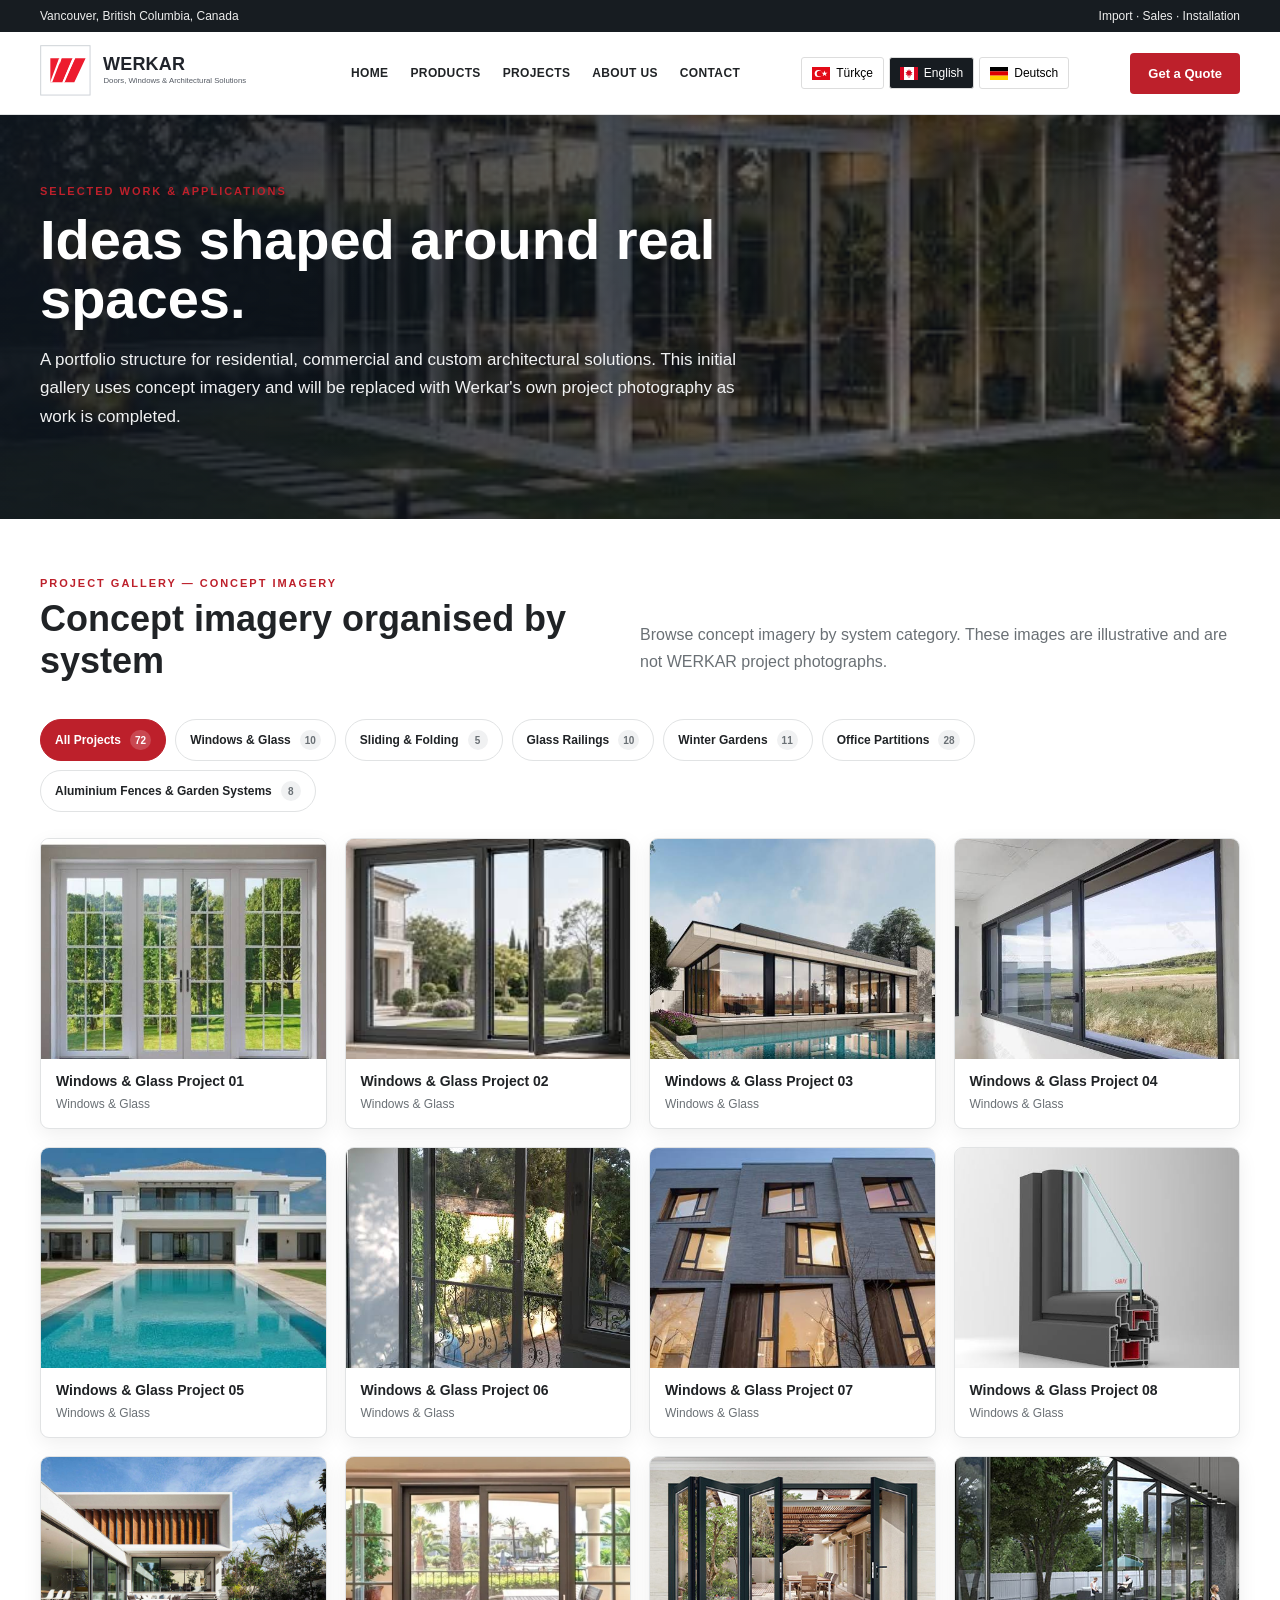
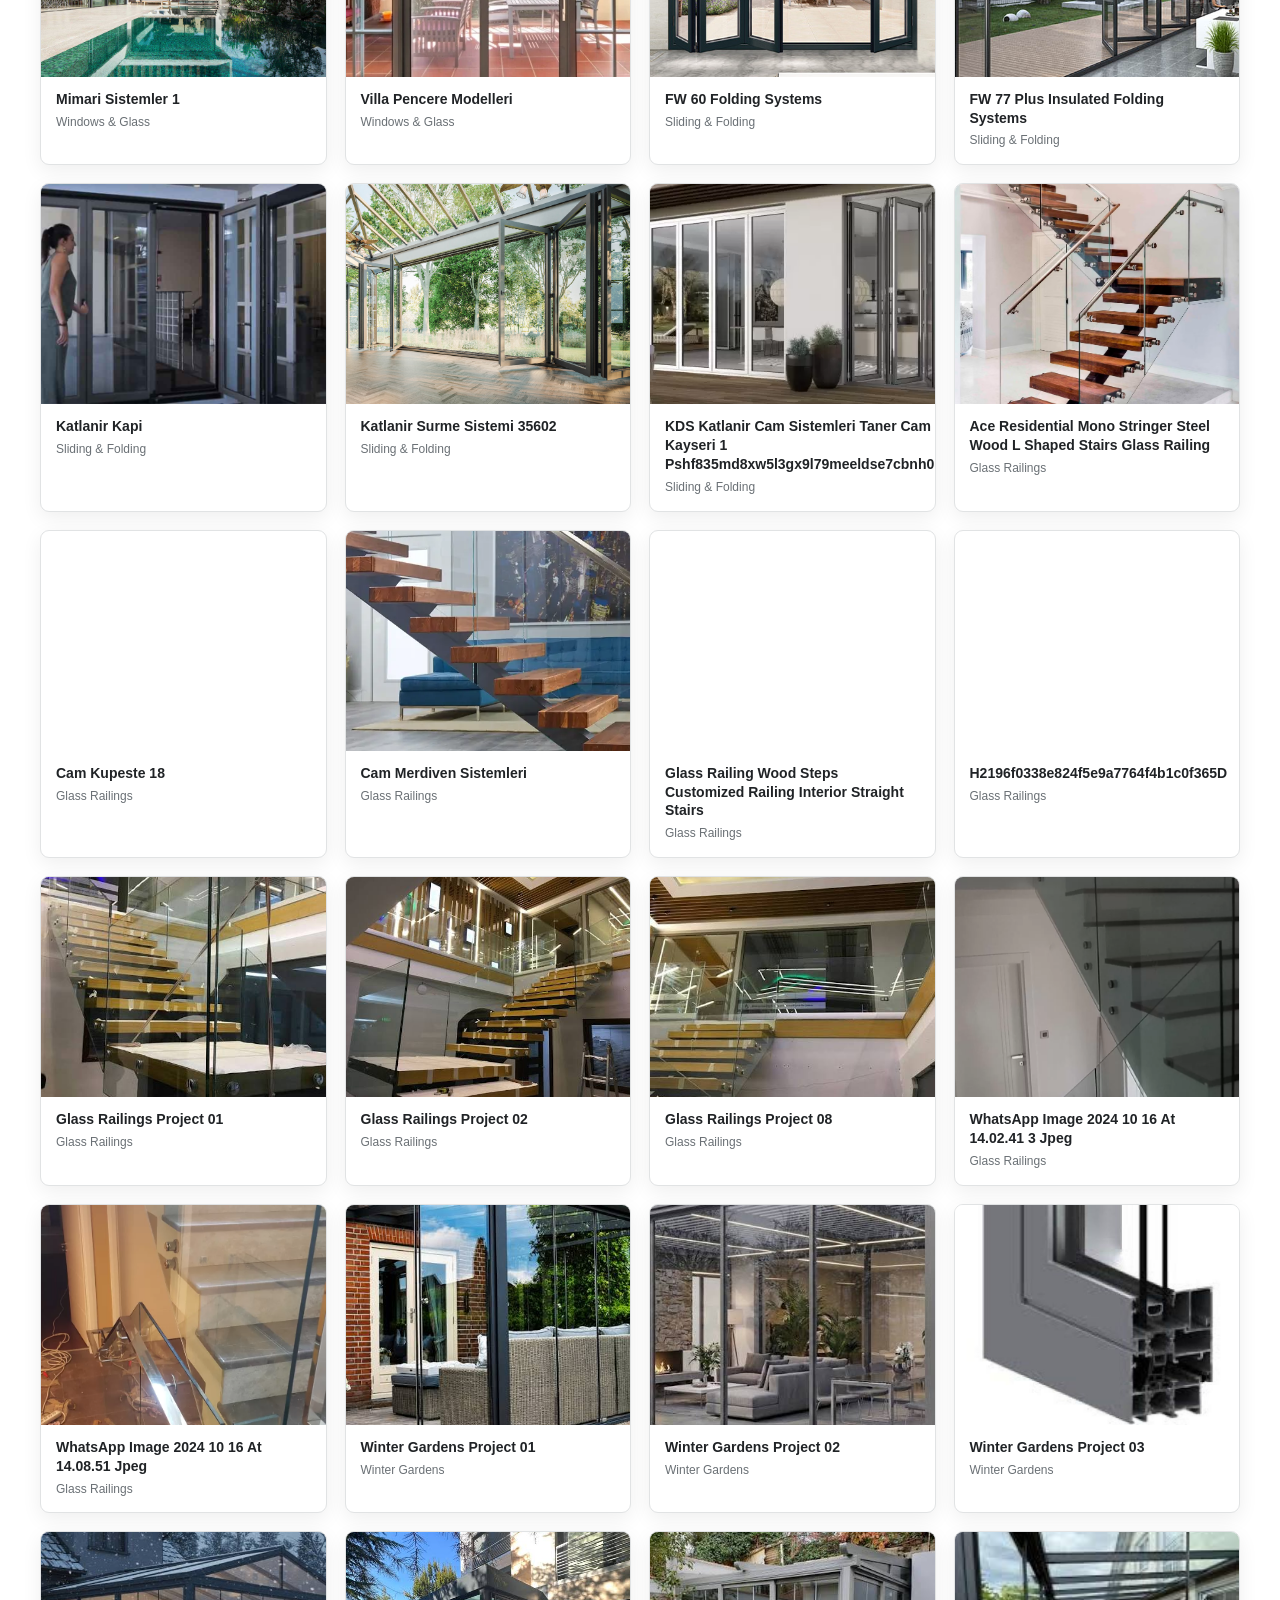
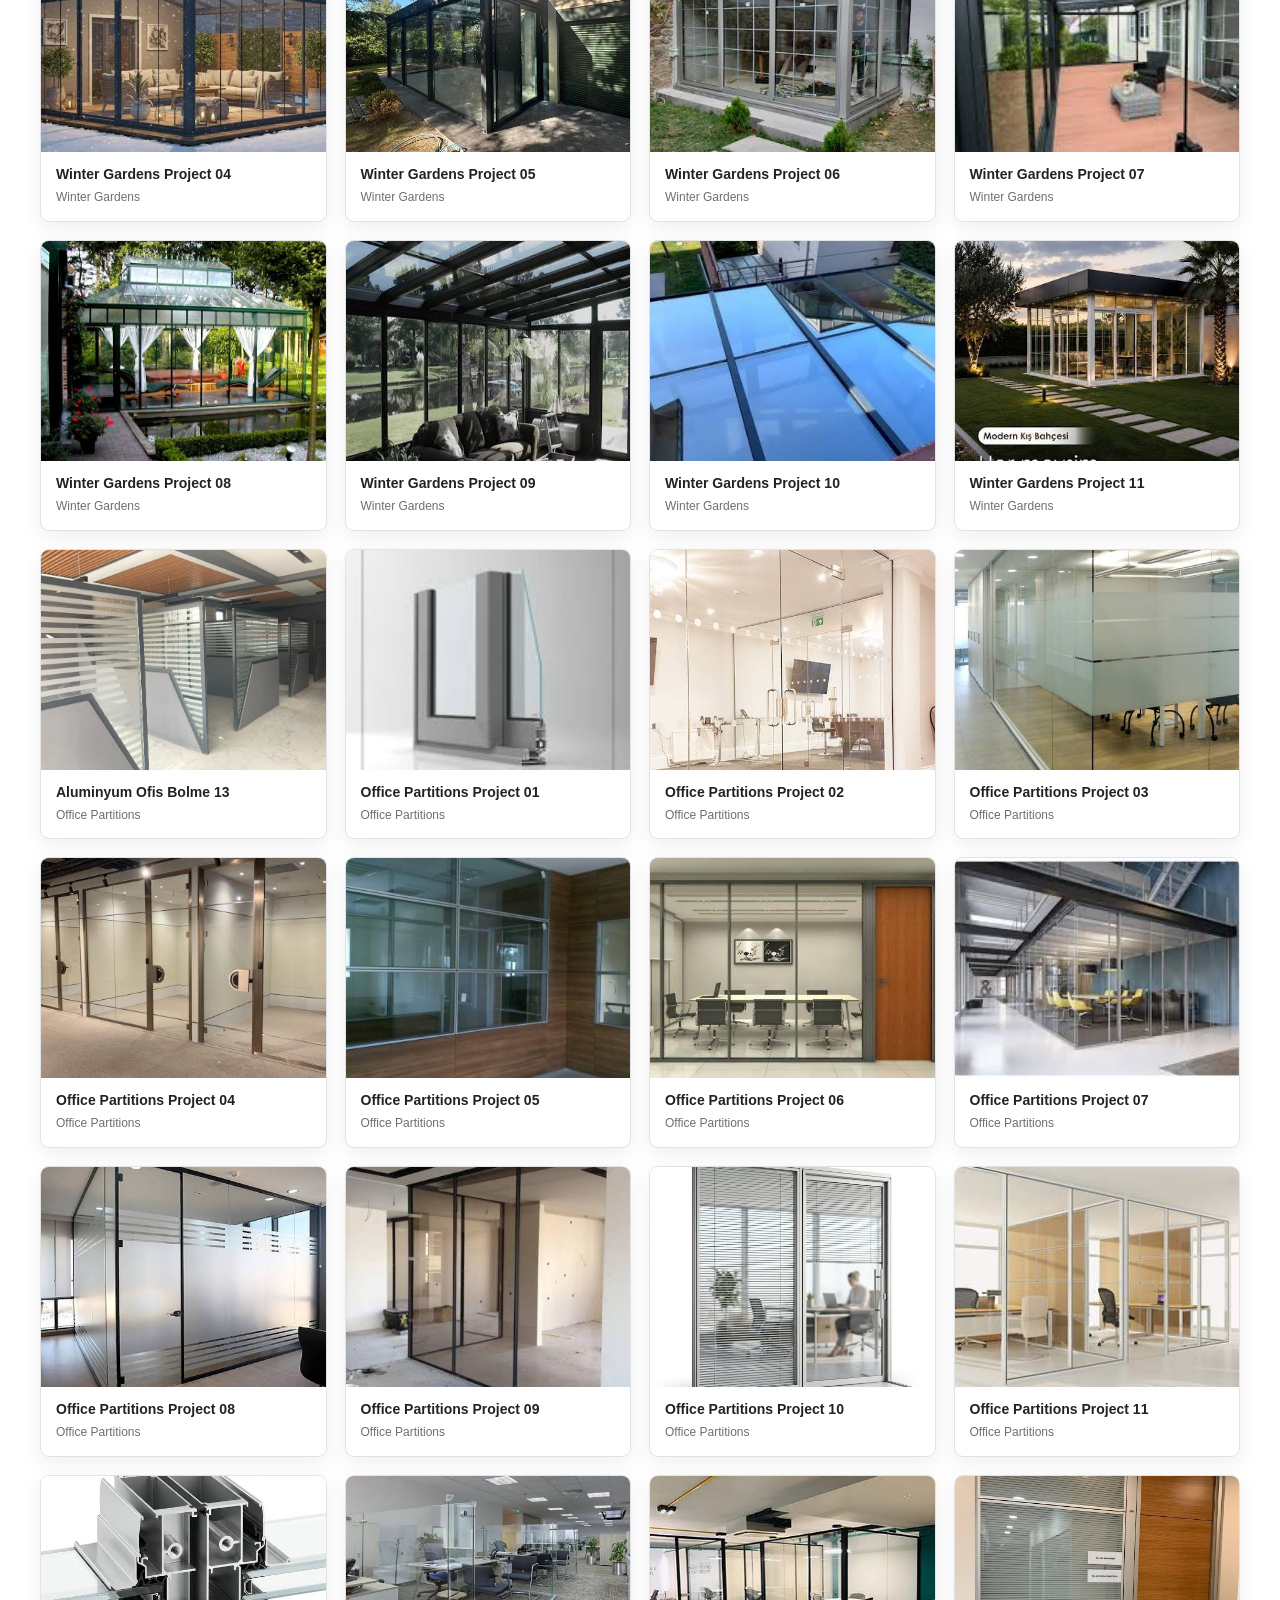
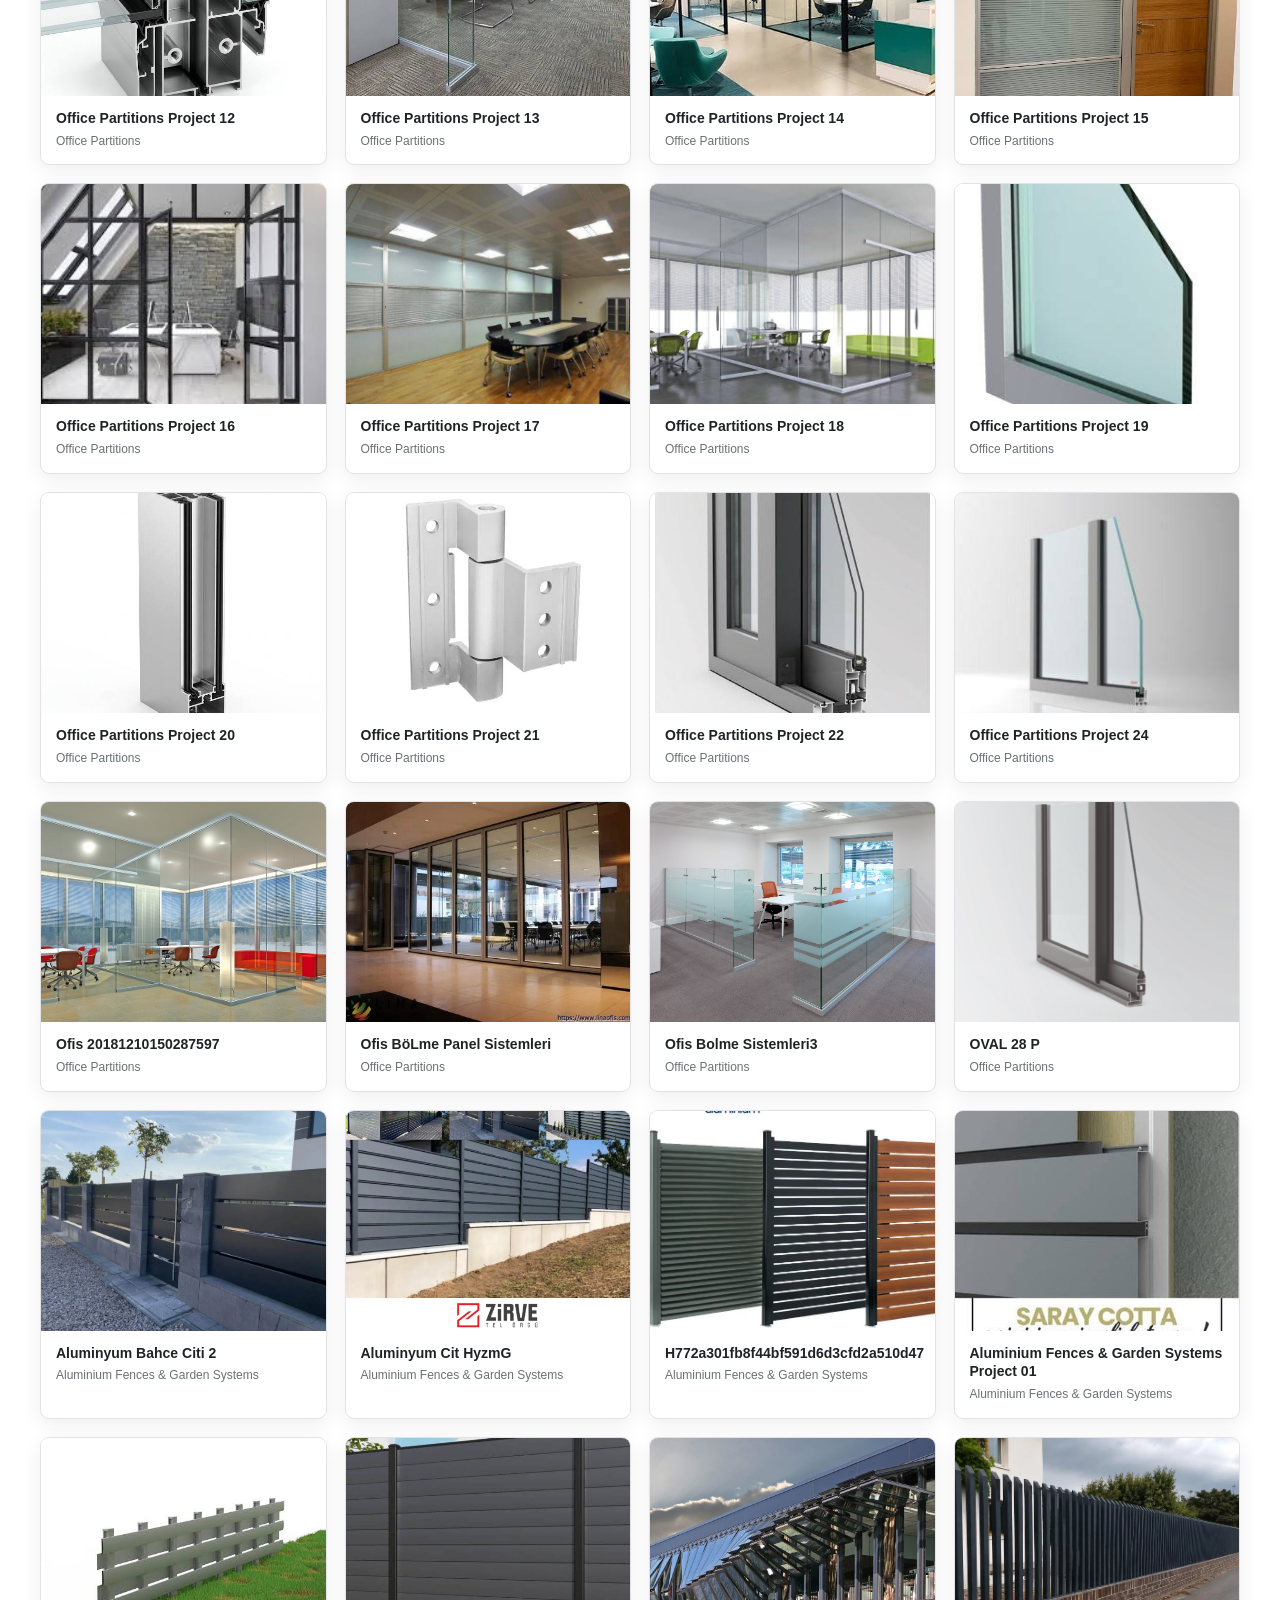
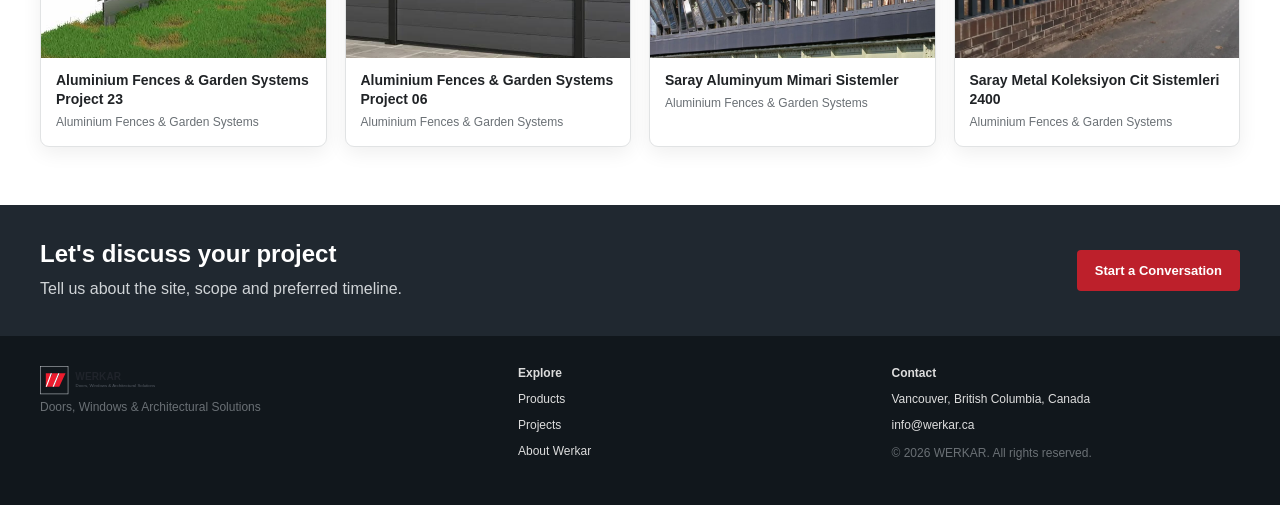
<file: projects.html>
<!doctype html><html lang="en"><head><meta charset="utf-8"><meta name="viewport" content="width=device-width,initial-scale=1"><meta name="description" content="Werkar architectural project gallery for residential and commercial applications."><title>WERKAR | Projects</title><style>
:root{--ink:#202326;--dark:#171c21;--red:#bd202b;--silver:#a7aaad;--paper:#f6f6f4;--muted:#6a7075;--line:#e1e3e4}*{box-sizing:border-box}html{scroll-behavior:smooth}body{margin:0;color:var(--ink);background:var(--paper);font-family:Inter,Arial,sans-serif}a{color:inherit;text-decoration:none}.wrap{width:min(1200px,calc(100% - 40px));margin:auto}.topline{background:var(--dark);color:#eee;font-size:12px;padding:9px 0}.topline .wrap{display:flex;justify-content:space-between;gap:12px;flex-wrap:wrap}.navbar{background:#fff;border-bottom:1px solid var(--line);position:sticky;top:0;z-index:10}.navinner{display:flex;align-items:center;justify-content:space-between;gap:20px;min-height:82px}.brand img{width:250px;height:70px;object-fit:contain}.navlinks{display:flex;align-items:center;gap:22px;font-size:12px;font-weight:700;text-transform:uppercase;letter-spacing:.03em}.navlinks a:hover,.navlinks a.active{color:var(--red)}.lang{display:flex;gap:5px}.lang button{border:1px solid #ddd;background:#fff;padding:8px 10px;cursor:pointer;border-radius:3px;font-size:12px}.lang button.active{background:var(--dark);color:#fff}.btn{display:inline-flex;align-items:center;justify-content:center;background:var(--red);color:#fff;border:0;border-radius:4px;padding:13px 18px;font-weight:700;font-size:13px;cursor:pointer}.eyebrow{color:var(--red);font-size:11px;font-weight:800;letter-spacing:.18em;text-transform:uppercase}.pagehero{padding:70px 0;background:linear-gradient(90deg,rgba(15,23,32,.88),rgba(15,23,32,.44)),var(--hero) center/cover;color:#fff}.pagehero h1{font-size:clamp(32px,5vw,56px);line-height:1.05;max-width:780px;margin:14px 0}.pagehero p{font-size:17px;line-height:1.7;max-width:700px;color:#f0f1f2}.section{padding:58px 0}.sectionhead{display:flex;justify-content:space-between;align-items:end;gap:25px;margin-bottom:28px}.sectionhead h2{font-size:clamp(25px,3vw,36px);margin:9px 0}.sectionhead p{max-width:600px;color:var(--muted);line-height:1.7}.grid{display:grid;grid-template-columns:repeat(3,1fr);gap:20px}.card{background:#fff;border:1px solid var(--line);border-radius:5px;overflow:hidden;box-shadow:0 6px 20px #1111}.cardimg{height:220px;background-size:cover;background-position:center}.cardbody{padding:20px}.cardbody h3{margin:0 0 10px;font-size:19px}.cardbody p{margin:0 0 17px;color:var(--muted);line-height:1.65;font-size:14px}.more{color:var(--red);font-weight:800;font-size:12px;text-transform:uppercase;letter-spacing:.05em}.band{background:#202830;color:#fff;padding:35px 0}.bandinner{display:flex;justify-content:space-between;align-items:center;gap:24px}.band h2{margin:0 0 8px}.band p{color:#d0d4d7;margin:0;line-height:1.6}.two{display:grid;grid-template-columns:1fr 1fr;gap:40px;align-items:center}.visual{min-height:350px;border-radius:5px;background-size:cover;background-position:center}.copy h2{font-size:32px;margin:10px 0 16px}.copy p{color:var(--muted);line-height:1.8}.checks{padding:0;list-style:none;line-height:2}.checks li:before{content:'✓';color:var(--red);font-weight:900;margin-right:10px}.formgrid{display:grid;grid-template-columns:1fr 1fr;gap:15px}.field{display:flex;flex-direction:column;gap:7px}.field.full{grid-column:1/-1}.field label{font-size:12px;font-weight:800}.field input,.field select,.field textarea{width:100%;padding:13px;border:1px solid #d9dcde;border-radius:4px;background:#fff}.field textarea{min-height:130px;resize:vertical}.contactgrid{display:grid;grid-template-columns:.8fr 1.2fr;gap:28px}.contactbox{background:#202830;color:#fff;padding:28px;border-radius:5px}.contactbox p{color:#d2d5d8;line-height:1.7}.foot{background:#11171c;color:#ddd;padding:30px 0;font-size:12px}.footgrid{display:grid;grid-template-columns:1.3fr 1fr 1fr;gap:25px}.foot img{width:140px;max-height:60px;object-fit:contain}.foot a:hover{color:#fff}.small{font-size:12px;color:var(--muted);line-height:1.6}.mobiletoggle{display:none}@media(max-width:850px){.navlinks{gap:10px;font-size:10px}.grid{grid-template-columns:repeat(2,1fr)}.two,.contactgrid{grid-template-columns:1fr}.sectionhead,.bandinner{align-items:flex-start;flex-direction:column}.footgrid{grid-template-columns:1fr 1fr}}@media(max-width:600px){.navinner{min-height:70px;flex-wrap:wrap;padding:10px 0}.brand img{width:185px;height:54px}.mobiletoggle{display:block;background:#fff;border:1px solid #ddd;padding:8px}.navlinks{display:none;order:5;width:100%;flex-direction:column;align-items:flex-start;padding:12px 0}.navlinks.open{display:flex}.grid,.formgrid,.footgrid{grid-template-columns:1fr}.pagehero{padding:52px 0}.cardimg{height:200px}}
.language-flag{width:18px;height:13px;object-fit:cover;display:inline-block;vertical-align:middle;flex:none}
.lang button{display:inline-flex;align-items:center;gap:6px}
.card-image-link{display:block;overflow:hidden}.cardimg{transition:transform .35s ease,filter .35s ease}.card-image-link:hover .cardimg,.card-image-link:focus-visible .cardimg{transform:scale(1.045);filter:brightness(1.06)}.card-title{color:inherit;text-decoration:none}.card-title:hover,.card-title:focus-visible{color:var(--red)}@media(prefers-reduced-motion:reduce){.cardimg{transition:none}.card-image-link:hover .cardimg,.card-image-link:focus-visible .cardimg{transform:none}}.filters{display:flex;flex-wrap:wrap;gap:9px;margin:0 0 26px}.filter{border:1px solid var(--line);background:#fff;color:var(--ink);border-radius:99px;padding:10px 14px;font-weight:700;font-size:12px;cursor:pointer}.filter:hover,.filter.active{background:var(--red);border-color:var(--red);color:#fff}.project-gallery{display:grid;grid-template-columns:repeat(4,1fr);gap:16px}.project-tile{background:#fff;border:1px solid var(--line);overflow:hidden;border-radius:5px;box-shadow:0 5px 16px #1111}.project-tile[hidden]{display:none}.project-tile a{display:block}.project-tile img{display:block;width:100%;height:205px;object-fit:cover;transition:transform .35s ease,filter .35s ease}.project-tile a:hover img,.project-tile a:focus-visible img{transform:scale(1.045);filter:brightness(1.06)}.project-tile span{display:block;padding:11px 13px;font-size:12px;font-weight:800}.real-gallery{background:#fff}@media(max-width:1000px){.project-gallery{grid-template-columns:repeat(3,1fr)}}@media(max-width:700px){.project-gallery{grid-template-columns:repeat(2,1fr)}.project-tile img{height:170px}}@media(max-width:430px){.project-gallery{grid-template-columns:1fr}.project-tile img{height:220px}}</style><link rel="stylesheet" href="css/projects-auto-gallery.css"></head><body><div class="topline"><div class="wrap"><span data-en="Vancouver, British Columbia, Canada" data-tr="Vancouver, British Columbia, Kanada">Vancouver, British Columbia, Canada</span><span data-en="Import · Sales · Installation" data-tr="İthalat · Satış · Uygulama">Import · Sales · Installation</span></div></div><header class="navbar"><div class="wrap navinner"><a class="brand" href="index.html"><img alt="WERKAR — Doors, Windows & Architectural Solutions" src="images/brand/werkar-logo-acik-yatay.svg" /></a><button class="mobiletoggle" id="toggle">☰</button><nav class="navlinks" id="nav"><a href="index.html" data-en="Home" data-tr="Ana Sayfa">Home</a><a href="products.html" data-en="Products" data-tr="Ürünler">Products</a><a href="projects.html" data-en="Projects" data-tr="Projeler">Projects</a><a href="about.html" data-en="About Us" data-tr="Hakkımızda">About Us</a><a href="contact.html" data-en="Contact" data-tr="İletişim">Contact</a></nav><div class="lang"><button id="tr" type="button"><img class="language-flag" src="images/flags/turkey.svg" alt=""> Türkçe</button><button id="en" type="button" class="active"><img class="language-flag" src="images/flags/canada.svg" alt=""> English</button><button id="de" type="button"><img class="language-flag" src="images/flags/germany.svg" alt=""> Deutsch</button></div><a class="btn" href="contact.html" data-en="Get a Quote" data-tr="Teklif Al">Get a Quote</a></div></header><main><section class="pagehero" style="--hero:url('images/projects/09-kis-bahcesi/images.jpeg')"><div class="wrap"><div class="eyebrow" data-en="SELECTED WORK & APPLICATIONS" data-tr="SEÇİLİ İŞLER VE UYGULAMALAR">SELECTED WORK & APPLICATIONS</div><h1 data-en="Ideas shaped around real spaces." data-tr="Gerçek mekânlara göre şekillenen fikirler.">Ideas shaped around real spaces.</h1><p data-en="A portfolio structure for residential, commercial and custom architectural solutions. This initial gallery uses concept imagery and will be replaced with Werkar's own project photography as work is completed." data-tr="Konut, ticari yapı ve özel mimari çözümler için portföy yapısı. Bu ilk galeride konsept görseller kullanılmıştır; uygulamalar tamamlandıkça Werkar'ın kendi proje fotoğraflarıyla değiştirilecektir.">A portfolio structure for residential, commercial and custom architectural solutions. This initial gallery uses concept imagery and will be replaced with Werkar's own project photography as work is completed.</p></div></section><section class="section real-gallery" id="gallery"><div class="wrap"><div class="sectionhead"><div><div class="eyebrow" data-en="PROJECT GALLERY — CONCEPT IMAGERY" data-tr="PROJE GALERİSİ — KONSEPT GÖRSELLER">PROJECT GALLERY — CONCEPT IMAGERY</div><h2 data-en="Concept imagery organised by system" data-tr="Sistemlere göre düzenlenmiş konsept görseller">Applications organised by system</h2></div><p data-en="Browse concept imagery by system category. These images are illustrative and are not WERKAR project photographs." data-tr="Konsept görselleri sistem kategorisine göre inceleyin. Bu görseller örnek amaçlıdır ve WERKAR proje fotoğrafı değildir.">Browse concept imagery by system category. These images are illustrative and are not WERKAR project photographs.</p></div><div class="filters" id="projectFilters" role="group" aria-label="Project categories"></div><div class="project-gallery" id="projectGallery" aria-live="polite"></div></div></section><section class="band"><div class="wrap bandinner"><div><h2 data-en="Let's discuss your project" data-tr="Projenizi birlikte değerlendirelim">Let's discuss your project</h2><p data-en="Tell us about the site, scope and preferred timeline." data-tr="Mekân, kapsam ve hedeflediğiniz zamanlama hakkında bilgi verin.">Tell us about the site, scope and preferred timeline.</p></div><a class="btn" href="contact.html" data-en="Start a Conversation" data-tr="İletişime Geçin">Start a Conversation</a></div></section></main><footer class="foot"><div class="wrap footgrid"><div><img alt="WERKAR — Doors, Windows & Architectural Solutions" src="images/brand/werkar-logo-acik-yatay.svg" /><div class="small" data-en="Doors, Windows & Architectural Solutions" data-tr="Kapı, Pencere ve Mimari Çözümler">Doors, Windows & Architectural Solutions</div></div><div><strong data-en="Explore" data-tr="Keşfedin">Explore</strong><p><a href="products.html" data-en="Products" data-tr="Ürünler">Products</a></p><p><a href="projects.html" data-en="Projects" data-tr="Projeler">Projects</a></p><p><a href="about.html" data-en="About Werkar" data-tr="Werkar Hakkında">About Werkar</a></p></div><div><strong data-en="Contact" data-tr="İletişim">Contact</strong><p>Vancouver, British Columbia, Canada</p><p>info@werkar.ca</p><p class="small">© <span id="year"></span> WERKAR. <span data-en="All rights reserved." data-tr="Tüm hakları saklıdır.">All rights reserved.</span></p></div></div></footer><script>let lang='en';try{lang=localStorage.getItem('werkarLang')||'en'}catch(e){}
function setLang(next){
  lang=next==='tr'?'tr':'en';
  document.documentElement.lang=lang;
  try{localStorage.setItem('werkarLang',lang)}catch(e){}
  document.querySelectorAll('[data-en][data-tr]').forEach(el=>{
    const value=el.getAttribute('data-'+lang);
    if(value===null)return;
    if(el.tagName==='META')el.setAttribute('content',value);
    else el.textContent=value;
  });
  const en=document.getElementById('en'), tr=document.getElementById('tr');
  if(en)en.classList.toggle('active',lang==='en');
  if(tr)tr.classList.toggle('active',lang==='tr');
  document.querySelectorAll('a[data-en][data-tr]').forEach(a=>{
    if(a.dataset.en==='Home'||a.dataset.tr==='Ana Sayfa')a.href=lang==='tr'?'1-index.html':'index.html';
  });
}
const enButton=document.getElementById('en'), trButton=document.getElementById('tr');
if(enButton)enButton.addEventListener('click',()=>setLang('en'));
if(trButton)trButton.addEventListener('click',()=>setLang('tr'));
const toggle=document.getElementById('toggle'), nav=document.getElementById('nav');
if(toggle&&nav)toggle.addEventListener('click',()=>nav.classList.toggle('open'));
const year=document.getElementById('year');if(year)year.textContent=new Date().getFullYear();
const filters=document.querySelectorAll('.filter'), projectTiles=document.querySelectorAll('.project-tile');
filters.forEach(button=>button.addEventListener('click',()=>{const selected=button.dataset.filter;filters.forEach(item=>item.classList.toggle('active',item===button));projectTiles.forEach(tile=>tile.hidden=selected!=='all'&&tile.dataset.category!==selected);}));
setLang(lang);</script><script src="js/language-de.js"></script><script src="js/language-session.js"></script>
<script src="js/projects-gallery-data.js"></script><script src="js/projects-auto-gallery.js"></script><script src="js/language-brand.js"></script></body></html>
</file>
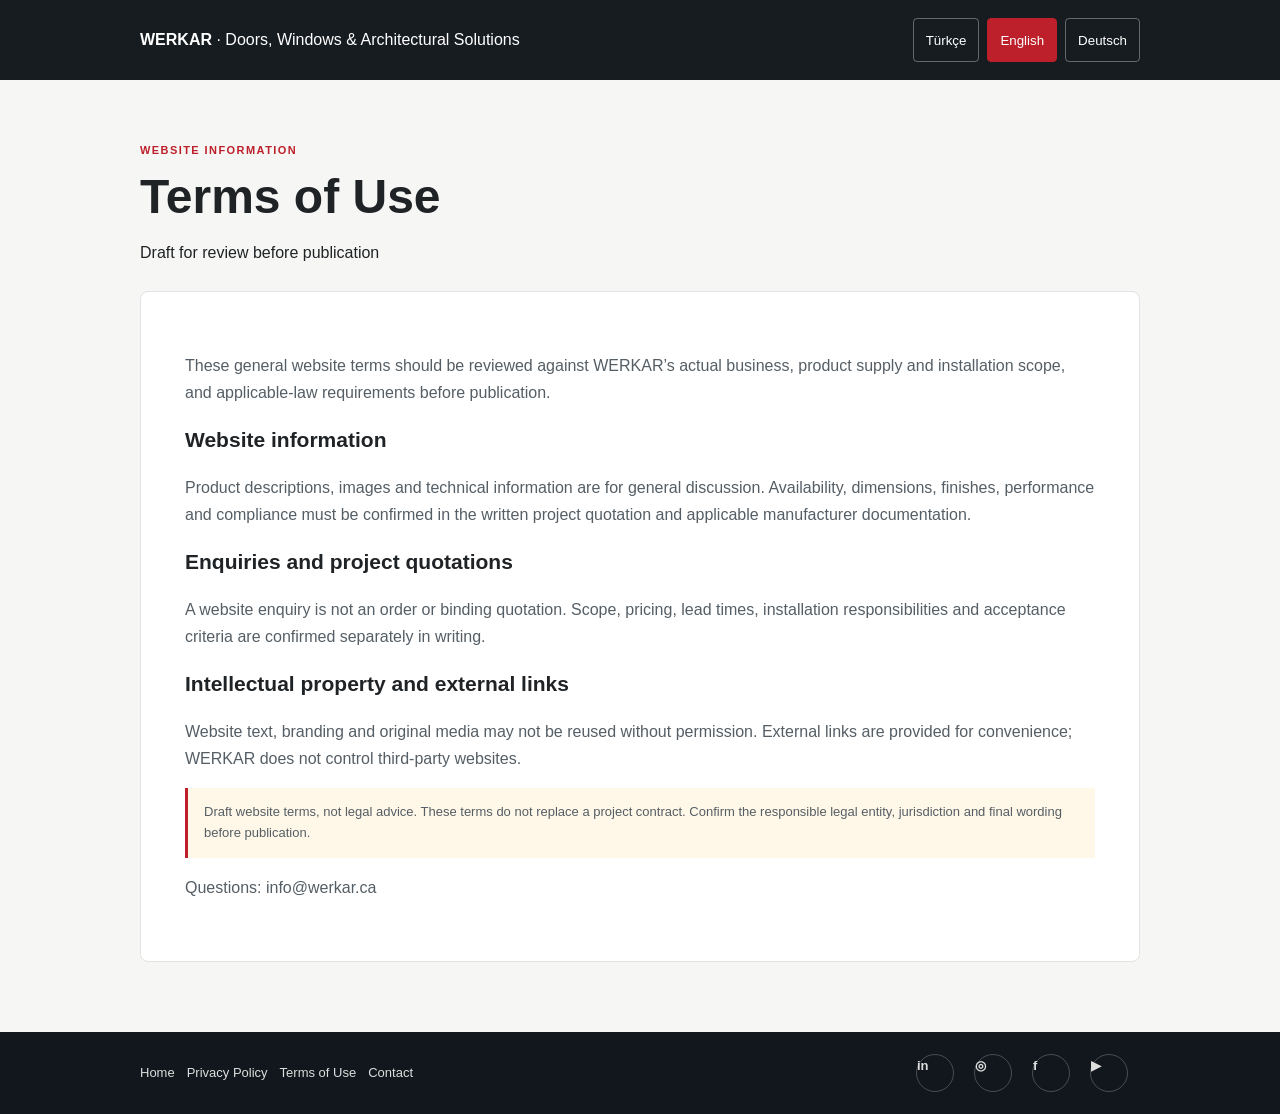
<file: terms.html>
<!doctype html><html lang="en"><head><meta charset="utf-8"><meta name="viewport" content="width=device-width,initial-scale=1"><meta name="description" content="WERKAR website terms of use."><title>WERKAR | Terms of Use</title><link rel="stylesheet" href="css/site-content.css"><style>:root{--red:#bd202b;--ink:#202326;--paper:#f6f6f4;--line:#e1e3e4}*{box-sizing:border-box}body{margin:0;background:var(--paper);color:var(--ink);font:16px/1.7 Inter,Arial,sans-serif}.wrap{width:min(1000px,calc(100% - 36px));margin:auto}.legal-header{background:#171c21;color:white;padding:18px 0}.legal-header .wrap,footer .wrap{display:flex;justify-content:space-between;align-items:center;gap:16px;flex-wrap:wrap}.legal-header a,footer a{color:inherit;text-decoration:none}.legal-lang{display:flex;gap:8px}.legal-lang button{min-height:44px;padding:8px 12px;border:1px solid #ffffff55;border-radius:4px;background:transparent;color:#fff;cursor:pointer}.legal-lang button.active{background:var(--red);border-color:var(--red)}main{padding:50px 0 70px}h1{font-size:clamp(32px,5vw,48px);line-height:1.1;margin:0 0 12px}.legal-body{background:white;border:1px solid var(--line);border-radius:8px;padding:clamp(20px,5vw,44px);margin-top:24px}.legal-body h2{font-size:21px;margin:28px 0 8px}.legal-body h2:first-child{margin-top:0}.legal-body p{color:#555e65}footer{background:#11171c;color:#ddd;padding:22px 0;font-size:13px}footer a{margin-right:12px}</style></head><body><header class="legal-header"><div class="wrap"><a href="index.html"><strong>WERKAR</strong> · <span data-en="Doors, Windows & Architectural Solutions" data-tr="Kapı, Pencere ve Mimari Çözümler" data-de="Türen, Fenster und Architekturlösungen">Doors, Windows &amp; Architectural Solutions</span></a><div class="legal-lang"><button id="tr">Türkçe</button><button id="en">English</button><button id="de">Deutsch</button></div></div></header><main class="wrap"><p class="content-label" data-en="WEBSITE INFORMATION" data-tr="WEB SİTESİ BİLGİLENDİRMESİ" data-de="WEBSITE-INFORMATIONEN">WEBSITE INFORMATION</p><h1 data-en="Terms of Use" data-tr="Kullanım Koşulları" data-de="Nutzungsbedingungen">Terms of Use</h1><p class="small" data-en="Draft for review before publication" data-tr="Yayın öncesinde incelenmesi gereken taslak" data-de="Vor Veröffentlichung zu prüfender Entwurf">Draft for review before publication</p><div class="legal-body"><p data-en="These general website terms should be reviewed against WERKAR’s actual business, product supply and installation scope, and applicable-law requirements before publication." data-tr="Bu genel web sitesi koşulları, yayımlanmadan önce WERKAR’ın gerçek işleyişi, ürün tedariki, montaj kapsamı ve geçerli hukuk gerekliliklerine göre incelenmelidir." data-de="Diese allgemeinen Websitebedingungen müssen vor der Veröffentlichung anhand des tatsächlichen Geschäfts, Liefer- und Montageumfangs sowie der geltenden Rechtsvorschriften geprüft werden.">These general website terms should be reviewed against WERKAR’s actual business, product supply and installation scope, and applicable-law requirements before publication.</p><section><h2 data-en="Website information" data-tr="Web sitesi bilgileri" data-de="Website-Informationen">Website information</h2><p data-en="Product descriptions, images and technical information are for general discussion. Availability, dimensions, finishes, performance and compliance must be confirmed in the written project quotation and applicable manufacturer documentation." data-tr="Ürün açıklamaları, görseller ve teknik bilgiler genel bilgilendirme içindir. Bulunabilirlik, ölçüler, yüzeyler, performans ve uygunluk; yazılı proje teklifi ve ilgili üretici belgeleriyle doğrulanmalıdır." data-de="Produktbeschreibungen, Bilder und technische Angaben dienen der allgemeinen Information. Verfügbarkeit, Maße, Oberflächen, Leistung und Konformität müssen im schriftlichen Projektangebot und in Herstellerunterlagen bestätigt werden.">Product descriptions, images and technical information are for general discussion. Availability, dimensions, finishes, performance and compliance must be confirmed in the written project quotation and applicable manufacturer documentation.</p></section><section><h2 data-en="Enquiries and project quotations" data-tr="Talepler ve proje teklifleri" data-de="Anfragen und Projektangebote">Enquiries and project quotations</h2><p data-en="A website enquiry is not an order or binding quotation. Scope, pricing, lead times, installation responsibilities and acceptance criteria are confirmed separately in writing." data-tr="Web sitesi üzerinden iletilen talep sipariş veya bağlayıcı teklif değildir. Kapsam, fiyat, teslim süreleri, montaj sorumlulukları ve kabul ölçütleri ayrıca yazılı olarak kesinleştirilir." data-de="Eine Websiteanfrage ist weder Bestellung noch verbindliches Angebot. Umfang, Preis, Lieferzeiten, Montageverantwortung und Abnahmekriterien werden gesondert schriftlich festgelegt.">A website enquiry is not an order or binding quotation. Scope, pricing, lead times, installation responsibilities and acceptance criteria are confirmed separately in writing.</p></section><section><h2 data-en="Intellectual property and external links" data-tr="Fikri mülkiyet ve dış bağlantılar" data-de="Geistiges Eigentum und externe Links">Intellectual property and external links</h2><p data-en="Website text, branding and original media may not be reused without permission. External links are provided for convenience; WERKAR does not control third-party websites." data-tr="Web sitesi metinleri, marka unsurları ve özgün içerikler izin olmadan yeniden kullanılamaz. Dış bağlantılar kolaylık içindir; WERKAR üçüncü taraf sitelerini kontrol etmez." data-de="Website-Texte, Marken und eigene Medien dürfen nicht ohne Zustimmung wiederverwendet werden. Externe Links dienen der Bequemlichkeit; WERKAR kontrolliert diese Websites nicht.">Website text, branding and original media may not be reused without permission. External links are provided for convenience; WERKAR does not control third-party websites.</p></section><p class="performance-note" data-en="Draft website terms, not legal advice. These terms do not replace a project contract. Confirm the responsible legal entity, jurisdiction and final wording before publication." data-tr="Web sitesi koşulları taslağıdır, hukuki danışmanlık değildir ve proje sözleşmesinin yerine geçmez. Yayın öncesinde sorumlu tüzel kişiyi, yetki alanını ve nihai metni doğrulayın." data-de="Entwurf von Websitebedingungen, keine Rechtsberatung und kein Ersatz für einen Projektvertrag. Verantwortliche Rechtseinheit, Gerichtsstand und endgültiger Wortlaut müssen vor Veröffentlichung bestätigt werden.">Draft website terms, not legal advice. These terms do not replace a project contract. Confirm the responsible legal entity, jurisdiction and final wording before publication.</p><p data-en="Questions: info@werkar.ca" data-tr="Sorular: info@werkar.ca" data-de="Fragen: info@werkar.ca">Questions: info@werkar.ca</p></div></main><footer><div class="wrap"><nav><a href="index.html" data-en="Home" data-tr="Ana Sayfa" data-de="Startseite">Home</a><a href="privacy.html" data-en="Privacy Policy" data-tr="Gizlilik Politikası" data-de="Datenschutzerklärung">Privacy Policy</a><a href="terms.html" data-en="Terms of Use" data-tr="Kullanım Koşulları" data-de="Nutzungsbedingungen">Terms of Use</a><a href="contact.html" data-en="Contact" data-tr="İletişim" data-de="Kontakt">Contact</a></nav><div class="site-footer-social"><a href="https://www.linkedin.com/" target="_blank" rel="noopener noreferrer" aria-label="LinkedIn">in</a><a href="https://www.instagram.com/" target="_blank" rel="noopener noreferrer" aria-label="Instagram">◎</a><a href="https://www.facebook.com/" target="_blank" rel="noopener noreferrer" aria-label="Facebook">f</a><a href="https://www.youtube.com/" target="_blank" rel="noopener noreferrer" aria-label="YouTube">▶</a></div></div></footer><script>let lang='en';try{lang=localStorage.getItem('werkarLang')||'en'}catch(e){}function setLang(l){document.documentElement.lang=l;try{localStorage.setItem('werkarLang',l)}catch(e){}document.querySelectorAll('[data-en][data-tr][data-de]').forEach(x=>x.textContent=x.getAttribute('data-'+l));document.querySelectorAll('.legal-lang button').forEach(b=>b.classList.toggle('active',b.id===l))}document.querySelectorAll('.legal-lang button').forEach(b=>b.addEventListener('click',()=>setLang(b.id)));setLang(['en','tr','de'].includes(lang)?lang:'en');</script></body></html>
</file>
<file: css/site-content.css>
/* Shared content blocks; keeps the existing site theme and responsive rhythm. */
.content-section{padding:clamp(42px,6vw,78px) 0;background:#fff}.content-intro{max-width:850px;color:#5f666c;line-height:1.8;font-size:16px}.content-grid{display:grid;grid-template-columns:repeat(3,minmax(0,1fr));gap:18px;margin-top:26px}.content-card{background:#f8f8f7;border:1px solid #e1e3e4;border-top:3px solid #bd202b;border-radius:6px;padding:24px}.content-card h3{margin:0 0 10px;font-size:19px}.content-card p{margin:0;color:#626970;line-height:1.7;font-size:14px}.content-label{color:#bd202b;font-size:11px;font-weight:800;letter-spacing:.13em;text-transform:uppercase}.site-footer-meta{width:min(1200px,calc(100% - 40px));margin:24px auto 0;border-top:1px solid #ffffff24;padding-top:18px;display:flex;justify-content:space-between;gap:18px;flex-wrap:wrap}.site-footer-meta a{display:inline-flex;min-height:40px;align-items:center;margin:0 12px 0 0;color:inherit}.site-footer-social{display:flex;gap:8px;flex-wrap:wrap}.site-footer-social a{border:1px solid #ffffff3b;border-radius:50%;width:38px;height:38px;justify-content:center;font-weight:800}.performance-note{padding:14px 16px;background:#fff8e8;border-left:3px solid #bd202b;color:#594a29;line-height:1.6;font-size:13px}.performance-grid .content-card{border-top-color:#263746}.case-study-meta{padding:12px 16px 18px}.case-study-meta dl{margin:0;display:grid;gap:10px}.case-study-meta dl div{display:grid;grid-template-columns:minmax(90px,.7fr) 1.3fr;gap:8px}.case-study-meta dt{font-size:11px;font-weight:800;color:#bd202b;text-transform:uppercase;letter-spacing:.02em}.case-study-meta dd{margin:0;font-size:12px;color:#586068;line-height:1.5}.project-tile-info{padding:12px 14px 0}.project-tile-info strong,.project-tile-info small{display:block}.project-tile-info small{margin-top:4px;color:#6a7075}@media(max-width:850px){.content-grid{grid-template-columns:repeat(2,minmax(0,1fr))}}@media(max-width:600px){.content-grid{grid-template-columns:1fr}.content-card{padding:20px}.site-footer-meta{display:block}.case-study-meta dl div{grid-template-columns:1fr;gap:2px}}
.saray-spec-list{margin:18px 0;display:grid;gap:10px}.saray-spec-list div{display:grid;grid-template-columns:minmax(140px,.8fr) 1.2fr;gap:12px;border-top:1px solid #e5e7e8;padding-top:9px}.saray-spec-list dt{font-size:12px;font-weight:800;color:#bd202b}.saray-spec-list dd{margin:0;font-size:13px;color:#4e565d;line-height:1.5}.content-card .more{display:inline-block;margin-top:8px}.reference-case{max-width:900px}.reference-case .saray-spec-list{margin:12px 0 20px}@media(max-width:600px){.saray-spec-list div{grid-template-columns:1fr;gap:3px}}

/* Accessible expandable copy for the About page. */
.content-more{margin-top:12px}.content-more summary{display:inline-flex;align-items:center;gap:8px;min-height:38px;color:#bd202b;font-size:13px;font-weight:800;cursor:pointer;list-style:none}.content-more summary::-webkit-details-marker{display:none}.content-more summary::after{content:'+';display:inline-grid;place-items:center;width:20px;height:20px;border:1px solid currentColor;border-radius:50%;font-size:16px;line-height:1}.content-more[open] summary::after{content:'−'}.content-more p{margin:10px 0 0;color:#626970;line-height:1.7;font-size:14px}.content-card .content-more p{font-size:14px}@media(prefers-reduced-motion:no-preference){.content-more p{animation:contentMoreIn .18s ease-out}@keyframes contentMoreIn{from{opacity:0;transform:translateY(-4px)}to{opacity:1;transform:translateY(0)}}}
</file>
<file: css/technical-gallery.css>
.technical-section[hidden]{display:none!important}.technical-section{padding-top:18px}.technical-section h2{margin:8px 0 22px}.technical-grid{display:grid;grid-template-columns:repeat(3,minmax(0,1fr));gap:18px}.technical-card{display:block;width:100%;padding:0;text-align:left;border:1px solid var(--line);border-radius:10px;background:#fff;color:var(--ink);overflow:hidden;cursor:zoom-in;transition:transform .2s ease,box-shadow .2s ease}.technical-card:hover,.technical-card:focus-visible{transform:scale(1.02);box-shadow:0 12px 30px #bd202b24;outline:2px solid #bd202b;outline-offset:2px}.technical-card-image{display:block;width:100%;aspect-ratio:4/3;padding:14px;background:#fff;object-fit:contain}.technical-card-title{display:block;padding:15px 16px 17px;font-size:16px;font-weight:750;line-height:1.35}.technical-dialog{width:min(1100px,94vw);max-width:none;max-height:94vh;padding:48px 18px 18px;border:0;border-radius:12px;background:#fff;color:var(--ink);box-shadow:0 24px 80px #0006}.technical-dialog::backdrop{background:#101820c9;backdrop-filter:blur(3px)}.technical-dialog h2{margin:0 48px 14px 4px;font-size:20px}.technical-dialog img{display:block;max-width:100%;max-height:78vh;width:auto;height:auto;margin:auto;object-fit:contain}.technical-dialog-close{position:absolute;top:12px;right:12px;border:1px solid var(--line);border-radius:6px;background:#fff;padding:8px 12px;color:var(--ink);font:inherit;cursor:pointer}.technical-dialog-close:hover{border-color:var(--red);color:var(--red)}@media(max-width:760px){.technical-grid{grid-template-columns:repeat(2,minmax(0,1fr));gap:14px}}@media(max-width:480px){.technical-grid{grid-template-columns:1fr}.technical-card-image{aspect-ratio:4/3}.technical-dialog{padding:48px 12px 12px}}@media(prefers-reduced-motion:reduce){.technical-card{transition:none}.technical-card:hover,.technical-card:focus-visible{transform:none}}.technical-source{margin:18px 0 0;color:var(--muted);font-size:12px}.technical-source a{color:var(--red);text-decoration:underline;text-underline-offset:2px}.technical-pair{display:grid;grid-template-columns:repeat(2,minmax(0,1fr));gap:10px;padding:14px 14px 0;background:linear-gradient(135deg,#f7f8f9 0%,#fff 100%)}.technical-pair-panel{min-width:0;margin:0;overflow:hidden;border:1px solid #e7e9eb;border-radius:8px;background:#fff}.technical-card-image{aspect-ratio:1/1;padding:10px;transition:transform .25s ease}.technical-card:hover .technical-card-image,.technical-card:focus-visible .technical-card-image{transform:scale(1.035)}.technical-pair-panel figcaption{min-height:34px;padding:8px 5px;border-top:1px solid #edf0f1;color:#626a70;text-align:center;font-size:11px;font-weight:650;letter-spacing:.02em;line-height:1.35}.technical-card-title{padding:15px 16px 17px}.technical-dialog-pair{display:grid;grid-template-columns:repeat(2,minmax(0,1fr));gap:18px}.technical-dialog-pair figure{min-width:0;margin:0;padding:12px;border:1px solid var(--line);border-radius:9px;background:#f8f9fa}.technical-dialog-pair img{width:100%;height:min(62vh,620px);max-width:100%;object-fit:contain}.technical-dialog-pair figcaption{padding:9px 4px 2px;color:var(--muted);text-align:center;font-size:13px;font-weight:700}@media(max-width:540px){.technical-pair{gap:7px;padding:10px 10px 0}.technical-pair-panel figcaption{font-size:10px;padding:7px 3px}.technical-dialog-pair{grid-template-columns:1fr;gap:12px}.technical-dialog-pair img{height:34vh}}#technicalDialogProductImage{width:auto;height:auto;max-width:100%;max-height:300px;object-fit:contain}
</file>
<file: css/project-gallery.css>
/* WERKAR project gallery */
.project-gallery-section{background:#fff}
.project-gallery-heading{max-width:760px;margin-bottom:30px}
.project-gallery-heading h2{font-size:clamp(30px,4vw,42px);letter-spacing:-.035em;line-height:1.1;margin:10px 0 12px;color:var(--dark)}
.project-gallery-heading p{color:var(--muted);font-size:16px;line-height:1.7;margin:0}
.project-gallery-filters{display:flex;gap:10px;flex-wrap:wrap;margin:28px 0 24px}
.project-filter{display:inline-flex;align-items:center;gap:9px;border:1px solid #dfe2e4;border-radius:999px;background:#fff;color:#41474b;padding:10px 14px;font:600 13px/1.2 Arial,sans-serif;cursor:pointer;transition:background .2s,color .2s,border-color .2s,transform .2s}
.project-filter:hover{border-color:var(--red);transform:translateY(-1px)}
.project-filter.is-active{background:var(--dark);border-color:var(--dark);color:#fff}
.project-filter span{font-size:11px;opacity:.7}
.project-gallery-grid{display:grid;grid-template-columns:repeat(3,minmax(0,1fr));gap:22px;transition:opacity .2s,transform .2s}
.project-gallery-grid.is-changing{opacity:0;transform:translateY(7px)}
.project-card{min-width:0}
.project-card-button{display:block;width:100%;padding:0;border:1px solid #e8e9e9;border-radius:10px;background:#fff;text-align:left;overflow:hidden;cursor:zoom-in;color:inherit;box-shadow:0 8px 24px rgba(25,31,35,.07);transition:transform .25s,box-shadow .25s,border-color .25s}
.project-card-button:hover,.project-card-button:focus-visible{transform:translateY(-4px);border-color:rgba(189,32,43,.32);box-shadow:0 16px 34px rgba(25,31,35,.15),0 0 0 1px rgba(189,32,43,.07)}
.project-card-button:focus-visible,.project-filter:focus-visible,.project-gallery-close:focus-visible{outline:3px solid rgba(189,32,43,.48);outline-offset:3px}
.project-card-media{display:block;position:relative;aspect-ratio:4/3;background:#f1f2f2;overflow:hidden}
.project-card-media img{display:block;width:100%;height:100%;object-fit:cover;transition:transform .55s cubic-bezier(.2,.7,.2,1)}
.project-card-button:hover .project-card-media img,.project-card-button:focus-visible .project-card-media img{transform:scale(1.05)}
.project-card-overlay{position:absolute;inset:0;display:flex;align-items:flex-end;padding:18px;background:linear-gradient(180deg,transparent 40%,rgba(15,19,22,.72));opacity:0;transition:opacity .25s}
.project-card-button:hover .project-card-overlay,.project-card-button:focus-visible .project-card-overlay{opacity:1}
.project-card-overlay>span{display:flex;align-items:center;gap:8px;color:#fff;font-size:13px;font-weight:700;transform:translateY(8px);transition:transform .25s}
.project-card-button:hover .project-card-overlay>span,.project-card-button:focus-visible .project-card-overlay>span{transform:translateY(0)}
.project-card-overlay i{font-style:normal;color:#ff727b;font-size:18px}
.project-card-copy{display:flex;flex-direction:column;gap:6px;padding:15px 16px 17px}
.project-card-title{font-size:15px;font-weight:750;line-height:1.35;color:#24292d}
.project-card-category{font-size:12px;color:var(--muted)}
.project-gallery-dialog{position:fixed;border:0;padding:0;width:min(1100px,calc(100vw - 36px));max-width:none;max-height:calc(100vh - 36px);border-radius:12px;background:#101417;color:white;overflow:visible;box-shadow:0 28px 90px rgba(0,0,0,.42)}
.project-gallery-dialog::backdrop{background:rgba(10,13,15,.82);backdrop-filter:blur(4px)}
.project-gallery-dialog[open]{animation:project-dialog-in .2s ease-out}
.project-gallery-close{position:absolute;z-index:2;top:12px;right:12px;width:42px;height:42px;border:1px solid rgba(255,255,255,.25);border-radius:50%;background:rgba(15,18,20,.72);color:#fff;font-size:25px;line-height:1;cursor:pointer}
.project-gallery-dialog img{display:block;width:100%;max-height:calc(100vh - 112px);object-fit:contain;background:#101417;border-radius:12px 12px 0 0}
.project-gallery-dialog h2{margin:0;padding:14px 18px 16px;font-size:16px}
@keyframes project-dialog-in{from{opacity:0;transform:translateY(8px) scale(.99)}to{opacity:1;transform:translateY(0) scale(1)}}
@media(min-width:1120px){.project-gallery-grid{grid-template-columns:repeat(4,minmax(0,1fr));gap:20px}}
@media(max-width:800px){.project-gallery-grid{grid-template-columns:repeat(2,minmax(0,1fr));gap:15px}.project-gallery-filters{gap:8px}.project-filter{padding:9px 11px;font-size:12px}}
@media(max-width:520px){.project-gallery-section.section{padding:48px 0}.project-gallery-grid{grid-template-columns:1fr;gap:14px}.project-gallery-filters{margin:22px 0;flex-wrap:nowrap;overflow-x:auto;padding:2px 2px 8px;scrollbar-width:thin}.project-filter{flex:none}.project-card-media{aspect-ratio:4/3}.project-card-overlay{opacity:1;background:linear-gradient(180deg,transparent 65%,rgba(15,19,22,.5))}.project-card-overlay>span{transform:none}.project-gallery-dialog{width:calc(100vw - 20px);max-height:calc(100vh - 20px)}}
@media(prefers-reduced-motion:reduce){.project-gallery-grid,.project-card-button,.project-card-media img,.project-card-overlay,.project-card-overlay>span,.project-filter{transition:none}.project-gallery-dialog[open]{animation:none}}
.project-gallery-empty{grid-column:1/-1;margin:0;padding:30px 24px;border:1px dashed #cfd3d5;border-radius:10px;background:#fff;color:var(--muted);text-align:center;line-height:1.6}
</file>
<file: css/projects-auto-gallery.css>
/* Automatically generated WERKAR portfolio gallery */
.filters{display:flex;flex-wrap:wrap;gap:9px;margin:0 0 26px}
.filter{display:inline-flex;align-items:center;gap:9px;border:1px solid var(--line);background:#fff;color:var(--ink);border-radius:99px;padding:10px 14px;font-weight:700;font-size:12px;cursor:pointer;transition:background .2s,color .2s,border-color .2s,transform .2s}
.filter:hover,.filter.active{background:var(--red);border-color:var(--red);color:#fff}
.filter:hover{transform:translateY(-1px)}
.filter-count{display:inline-grid;place-items:center;min-width:20px;height:20px;padding:0 5px;border-radius:999px;background:#f0f1f2;color:var(--muted);font-size:10px}
.filter.active .filter-count{background:rgba(255,255,255,.18);color:#fff}
.project-gallery{display:grid;grid-template-columns:repeat(4,minmax(0,1fr));gap:18px;transition:opacity .2s,transform .2s}
.project-gallery.is-changing{opacity:0;transform:translateY(6px)}
.project-tile{min-width:0;background:#fff;border:1px solid var(--line);overflow:hidden;border-radius:9px;box-shadow:0 6px 20px #1111;transition:transform .25s,box-shadow .25s}
.project-tile:hover,.project-tile:focus-within{transform:translateY(-4px);box-shadow:0 14px 30px #1112}
.project-tile a{display:block;height:100%;color:inherit;text-decoration:none}
.project-tile img{display:block;width:100%;height:220px;object-fit:cover;transition:transform .4s ease,filter .4s ease}
.project-tile a:hover img,.project-tile a:focus-visible img{transform:scale(1.045);filter:brightness(1.04)}
.project-tile-info{display:grid;gap:5px;padding:13px 15px 15px}
.project-tile-info strong{font-size:14px;line-height:1.35;color:var(--ink)}
.project-tile-info small{font-size:12px;line-height:1.4;color:var(--muted)}
.project-gallery-empty{grid-column:1/-1;margin:0;padding:30px 24px;border:1px dashed var(--line);border-radius:9px;background:#fff;color:var(--muted);text-align:center}
@media(max-width:1000px){.project-gallery{grid-template-columns:repeat(3,minmax(0,1fr))}}
@media(max-width:700px){.project-gallery{grid-template-columns:repeat(2,minmax(0,1fr));gap:13px}.project-tile img{height:180px}}
@media(max-width:430px){.project-gallery{grid-template-columns:1fr}.project-tile img{height:230px}.filters{gap:7px}.filter{padding:9px 11px}}
@media(prefers-reduced-motion:reduce){.project-gallery,.filter,.project-tile,.project-tile img{transition:none}}
</file>
